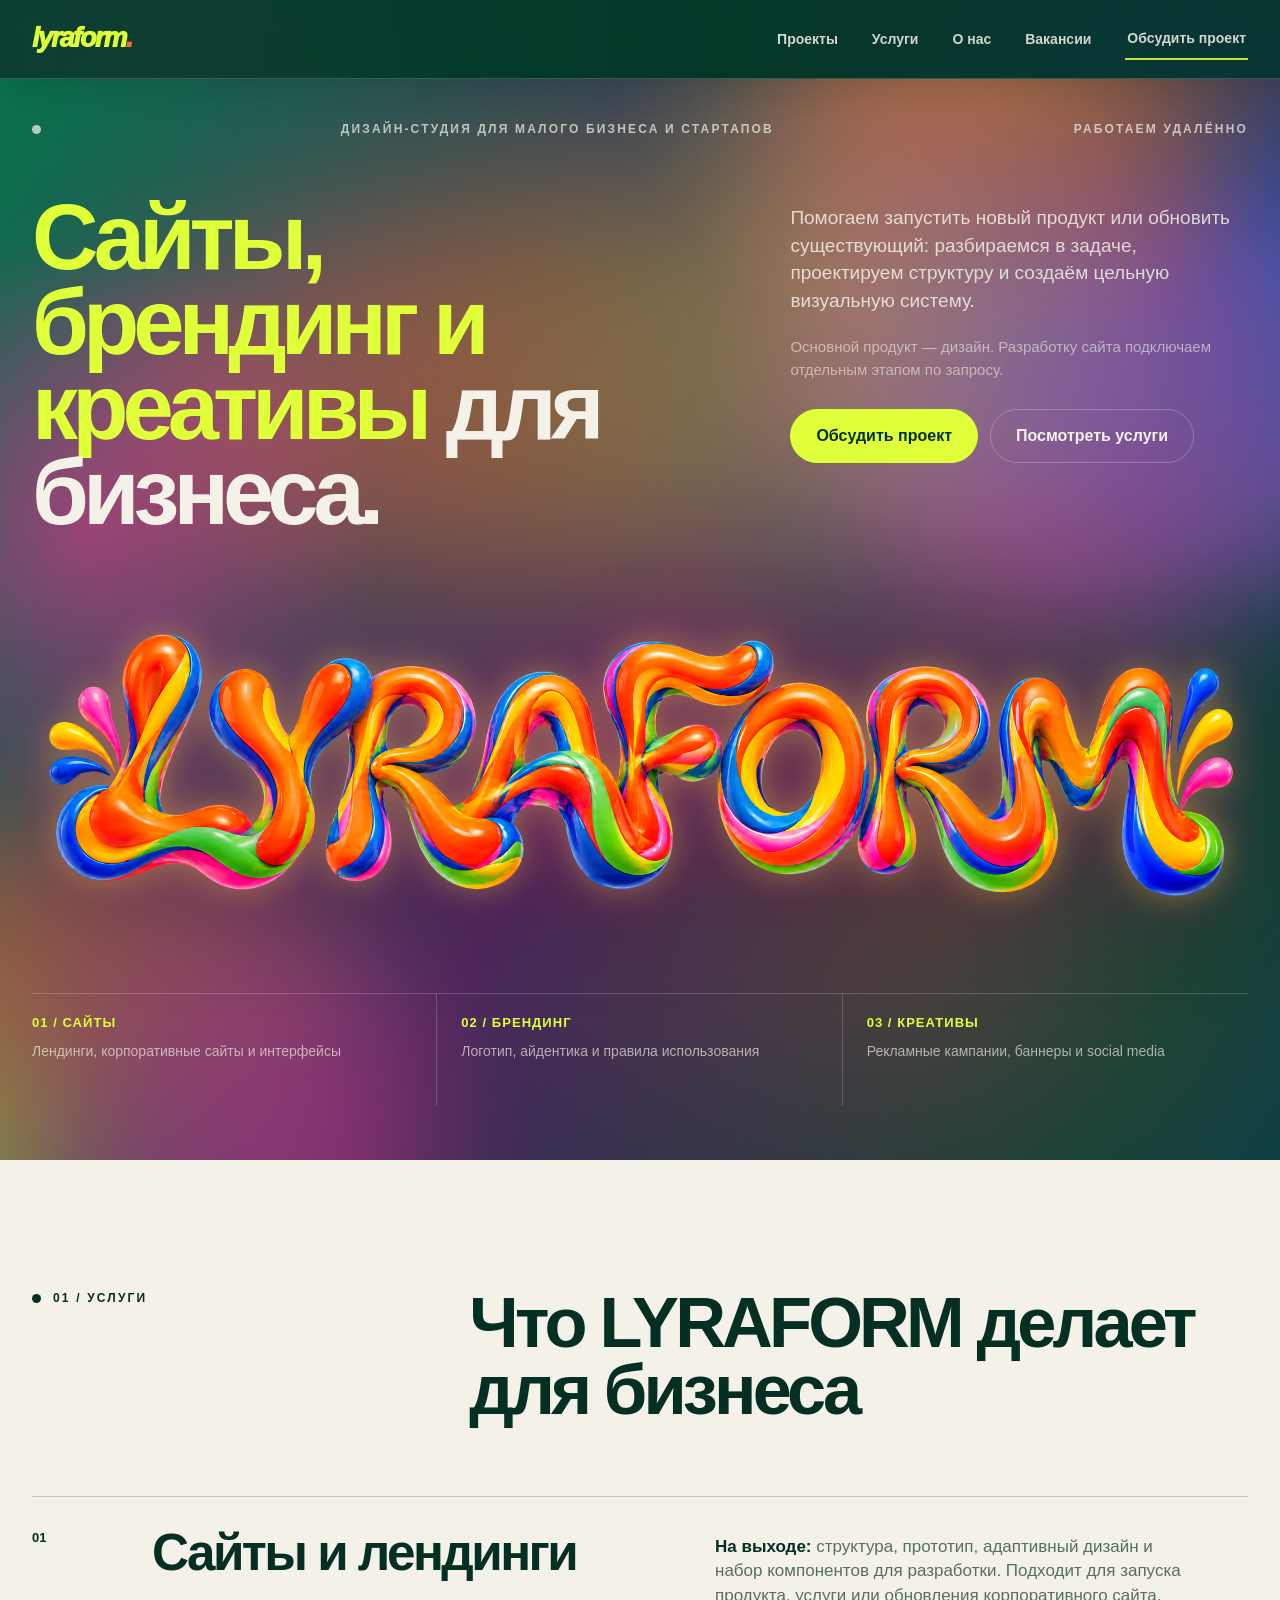
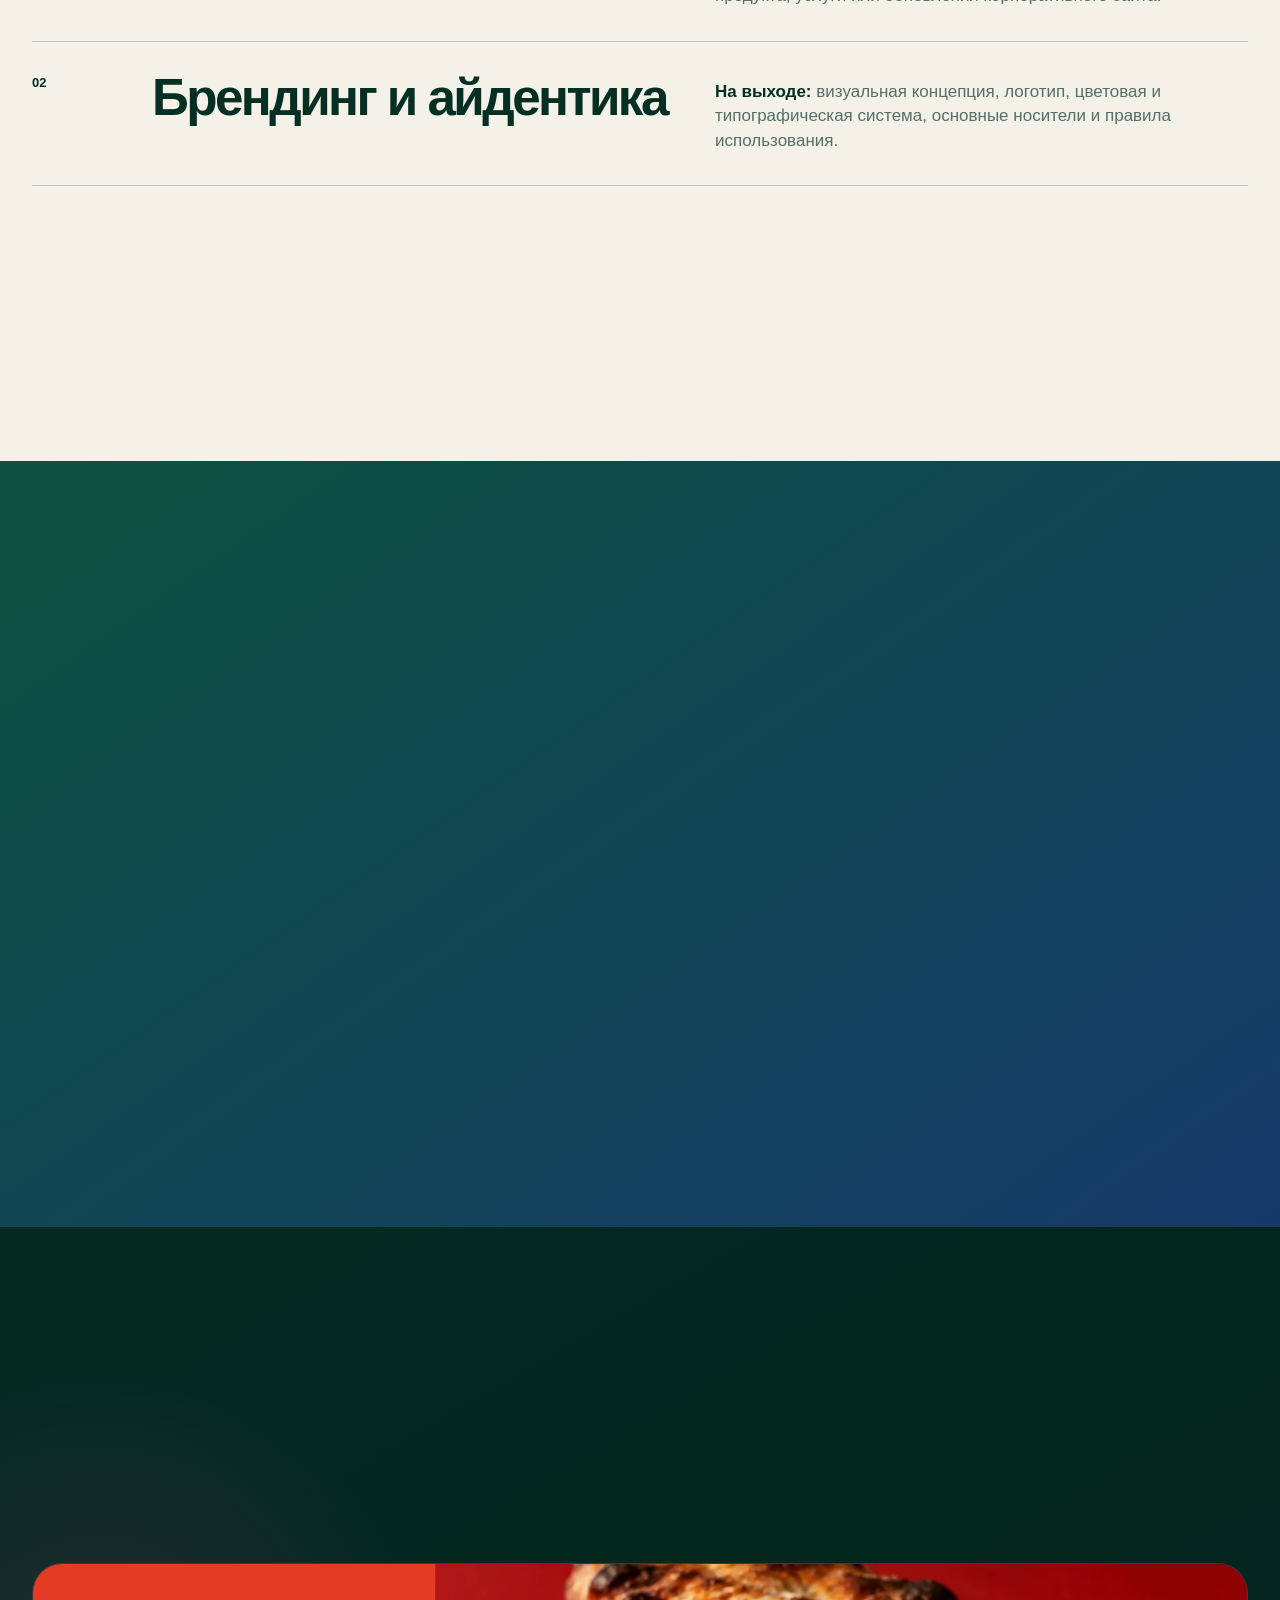
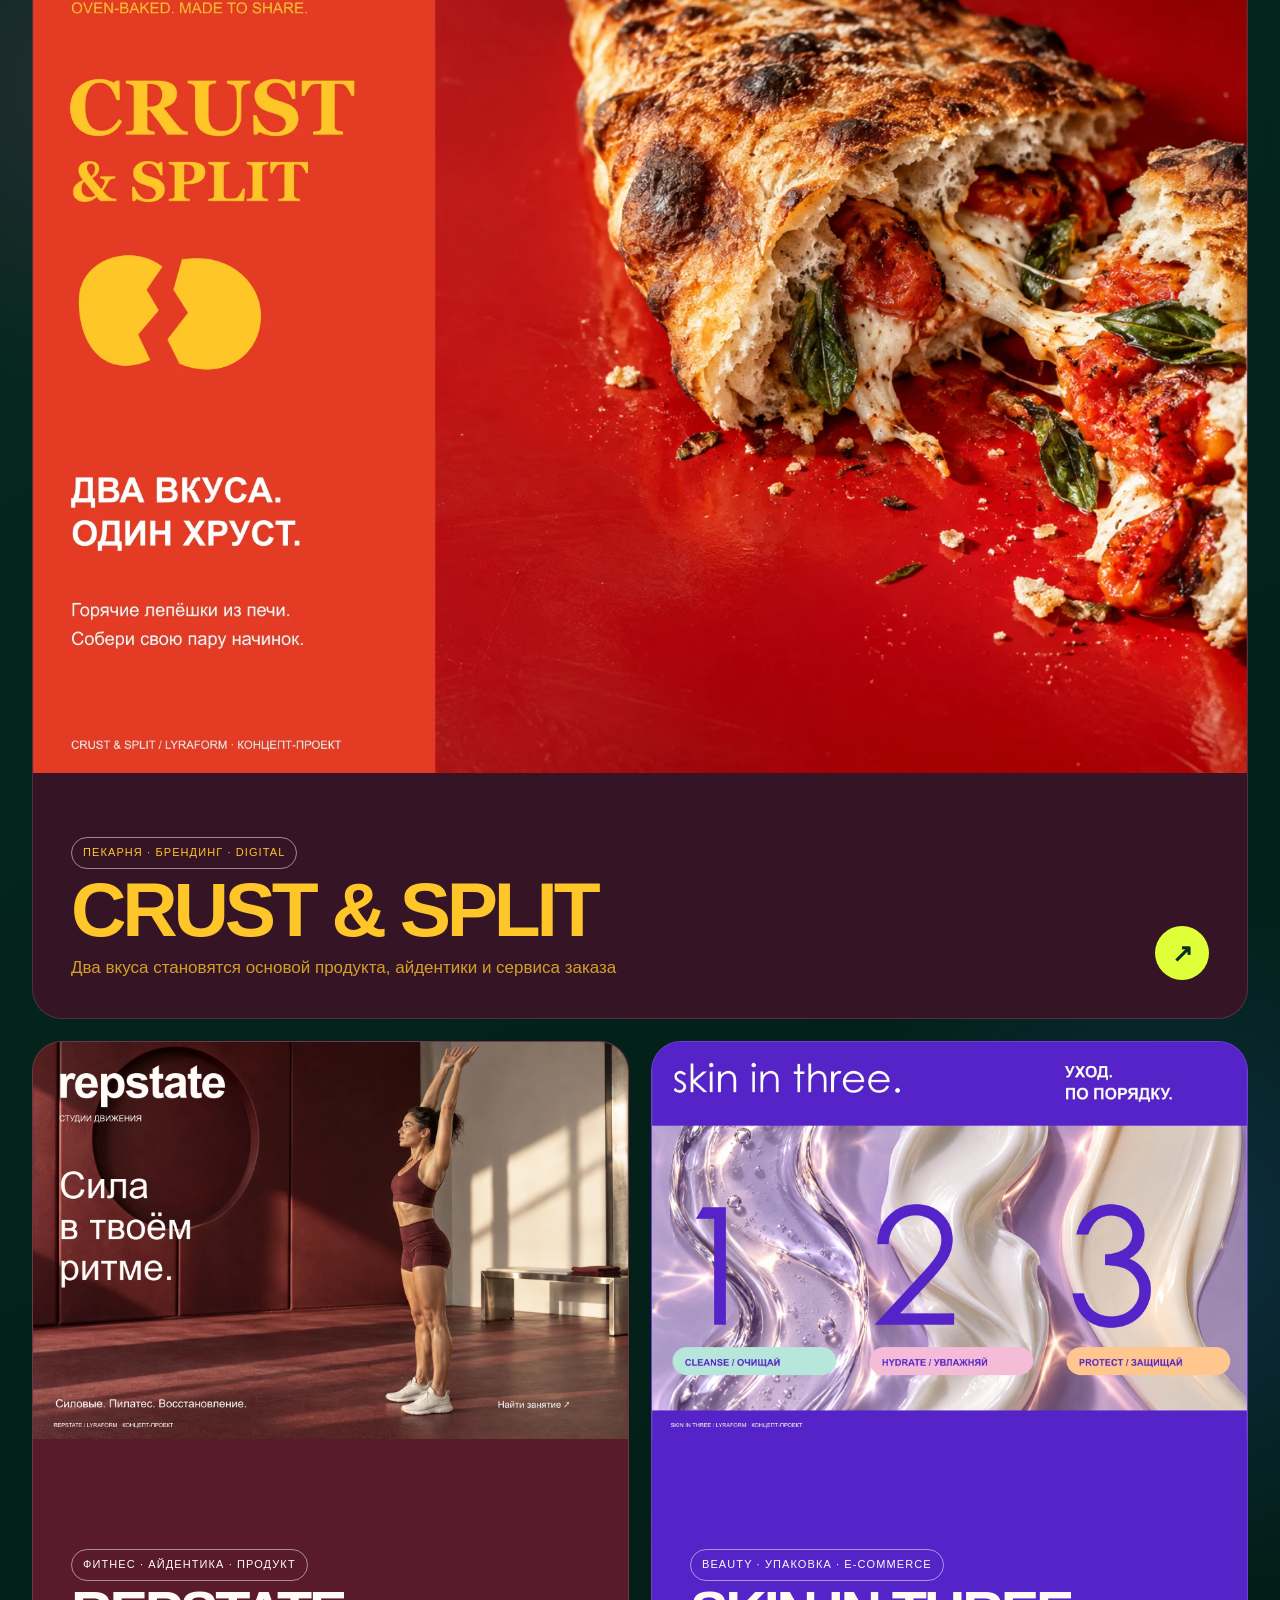
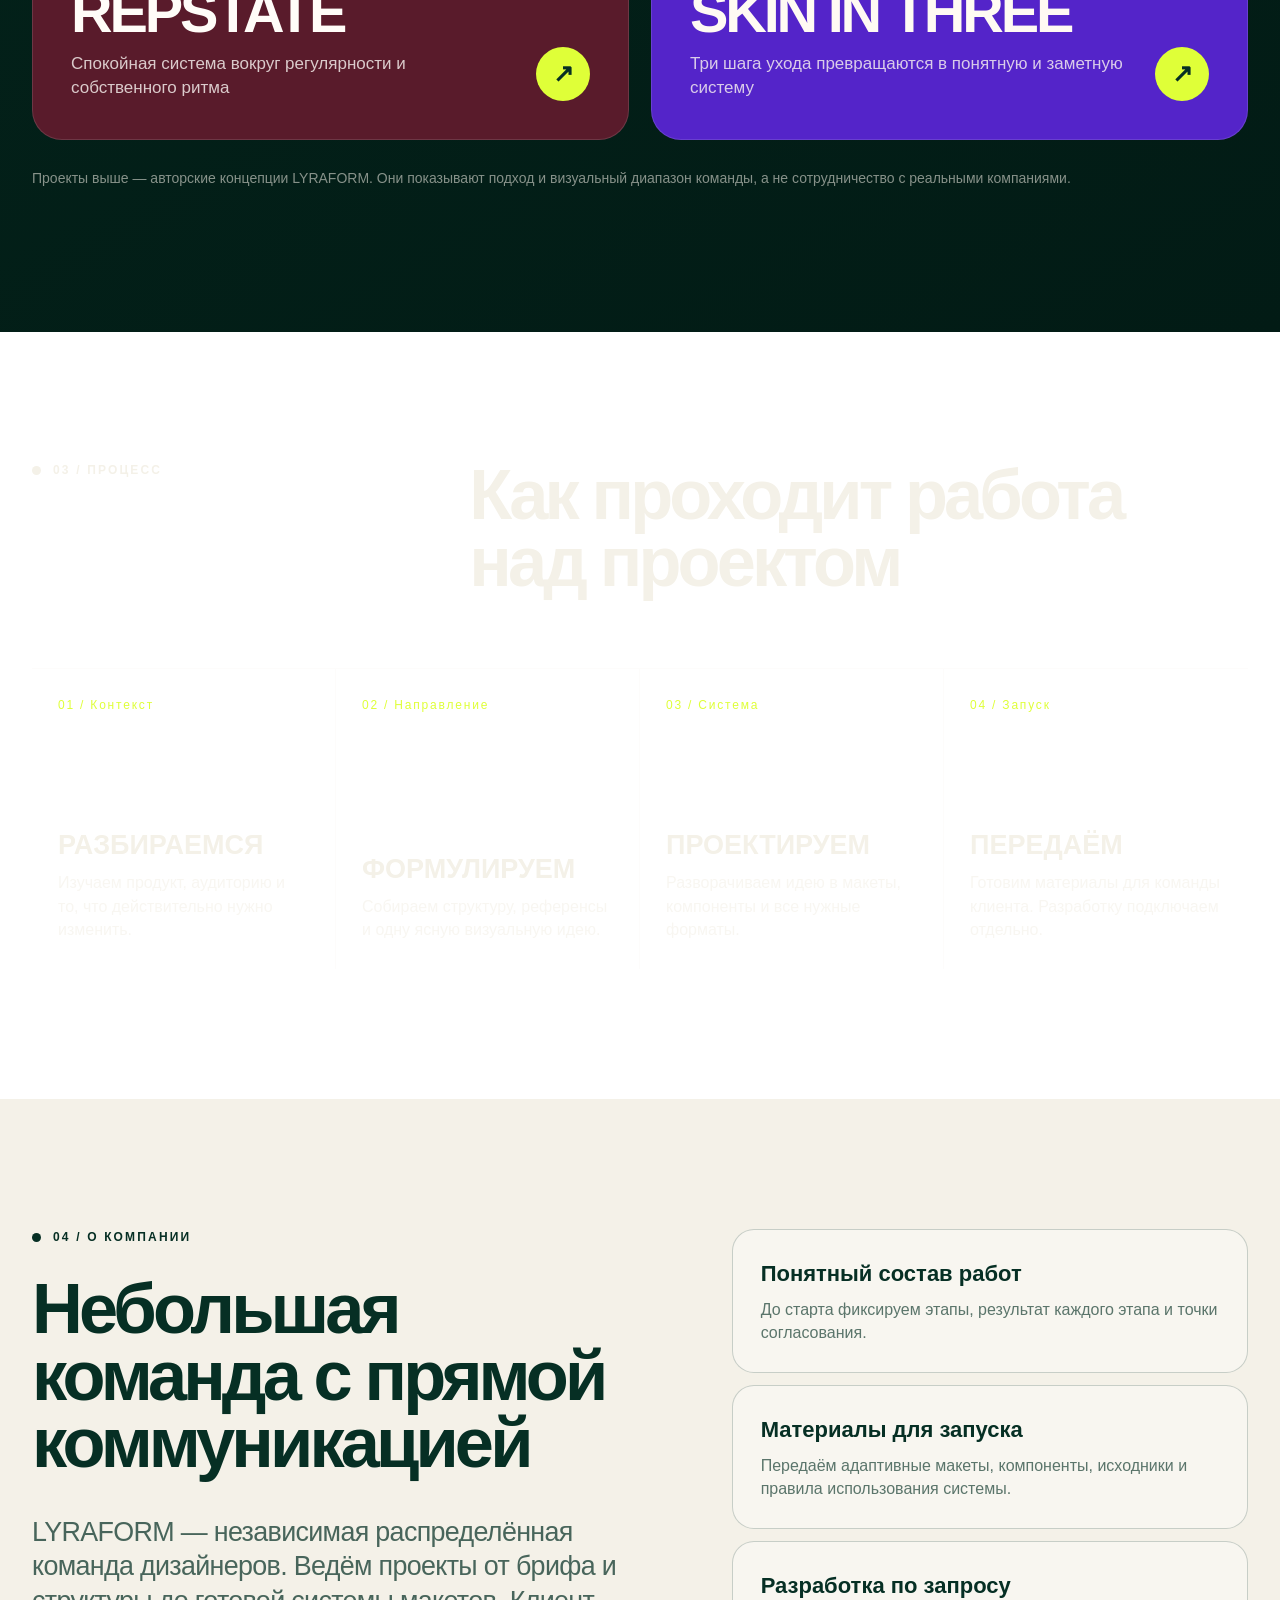
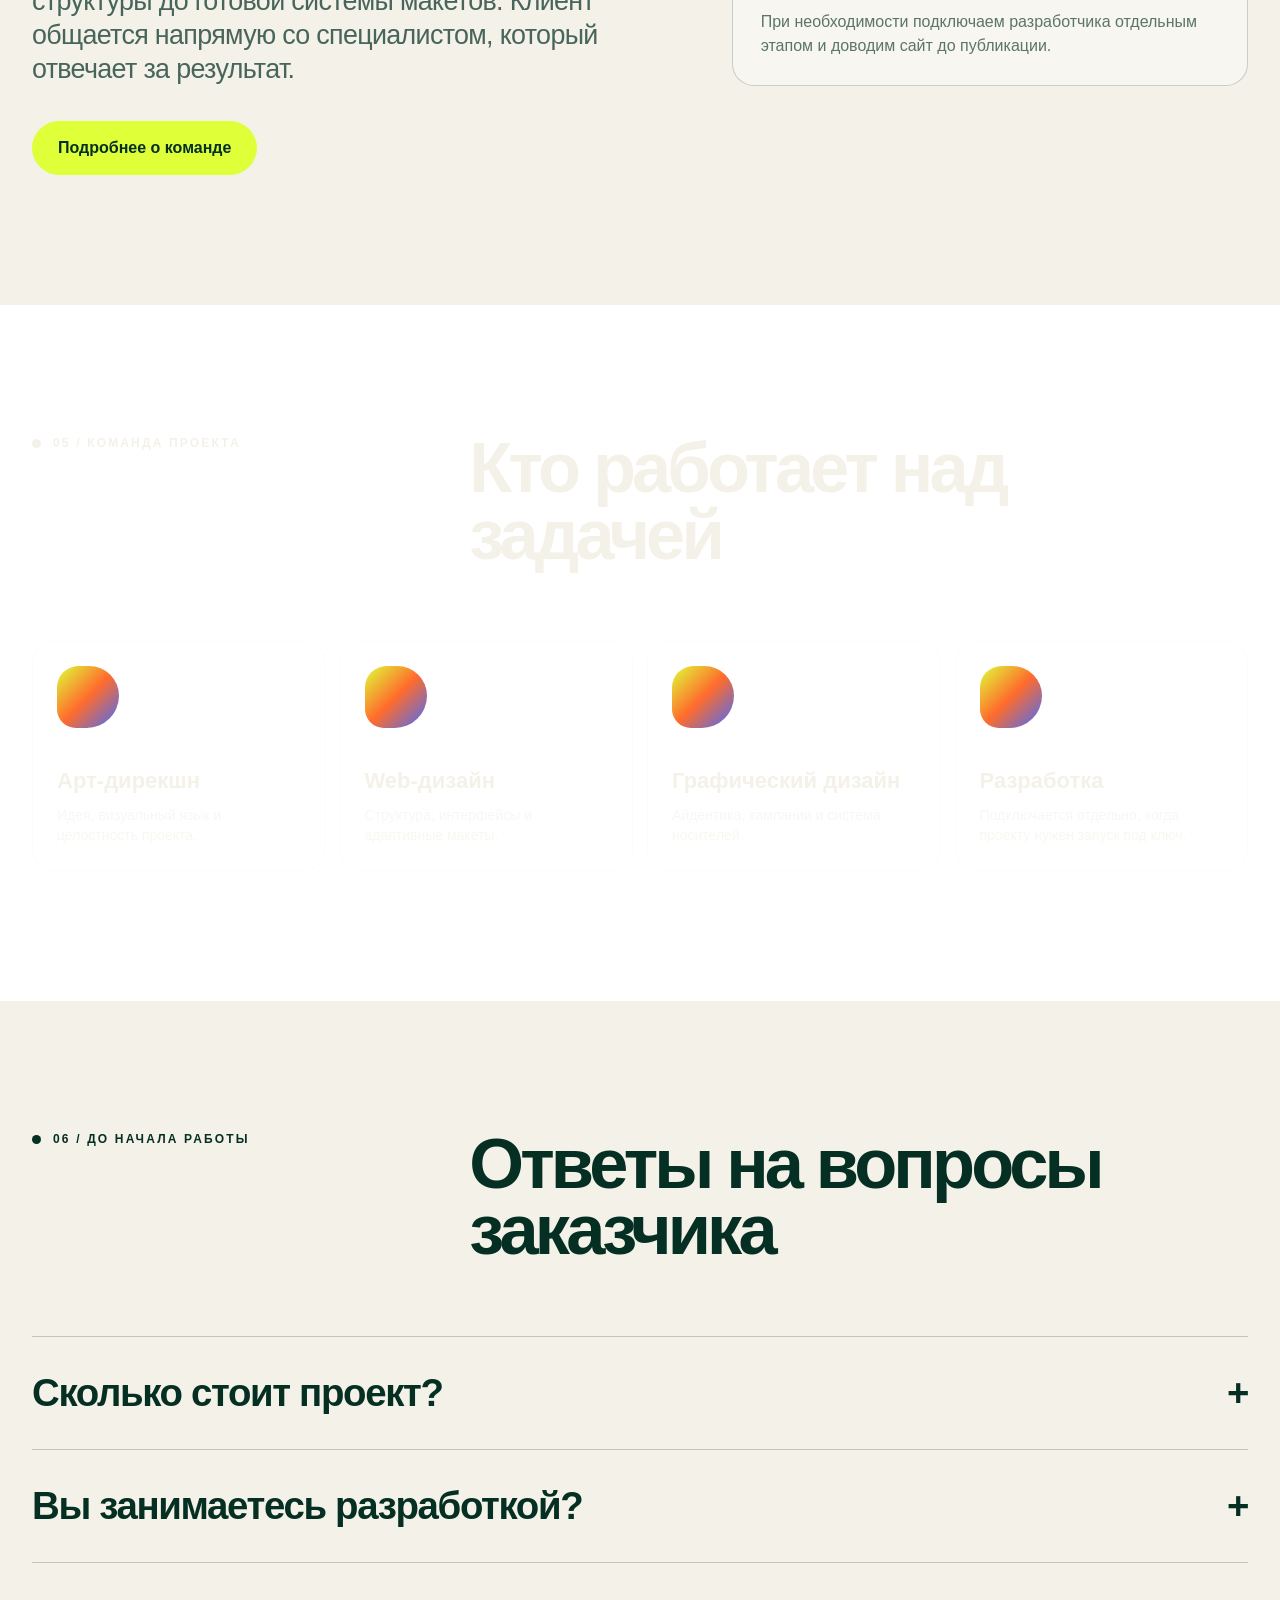
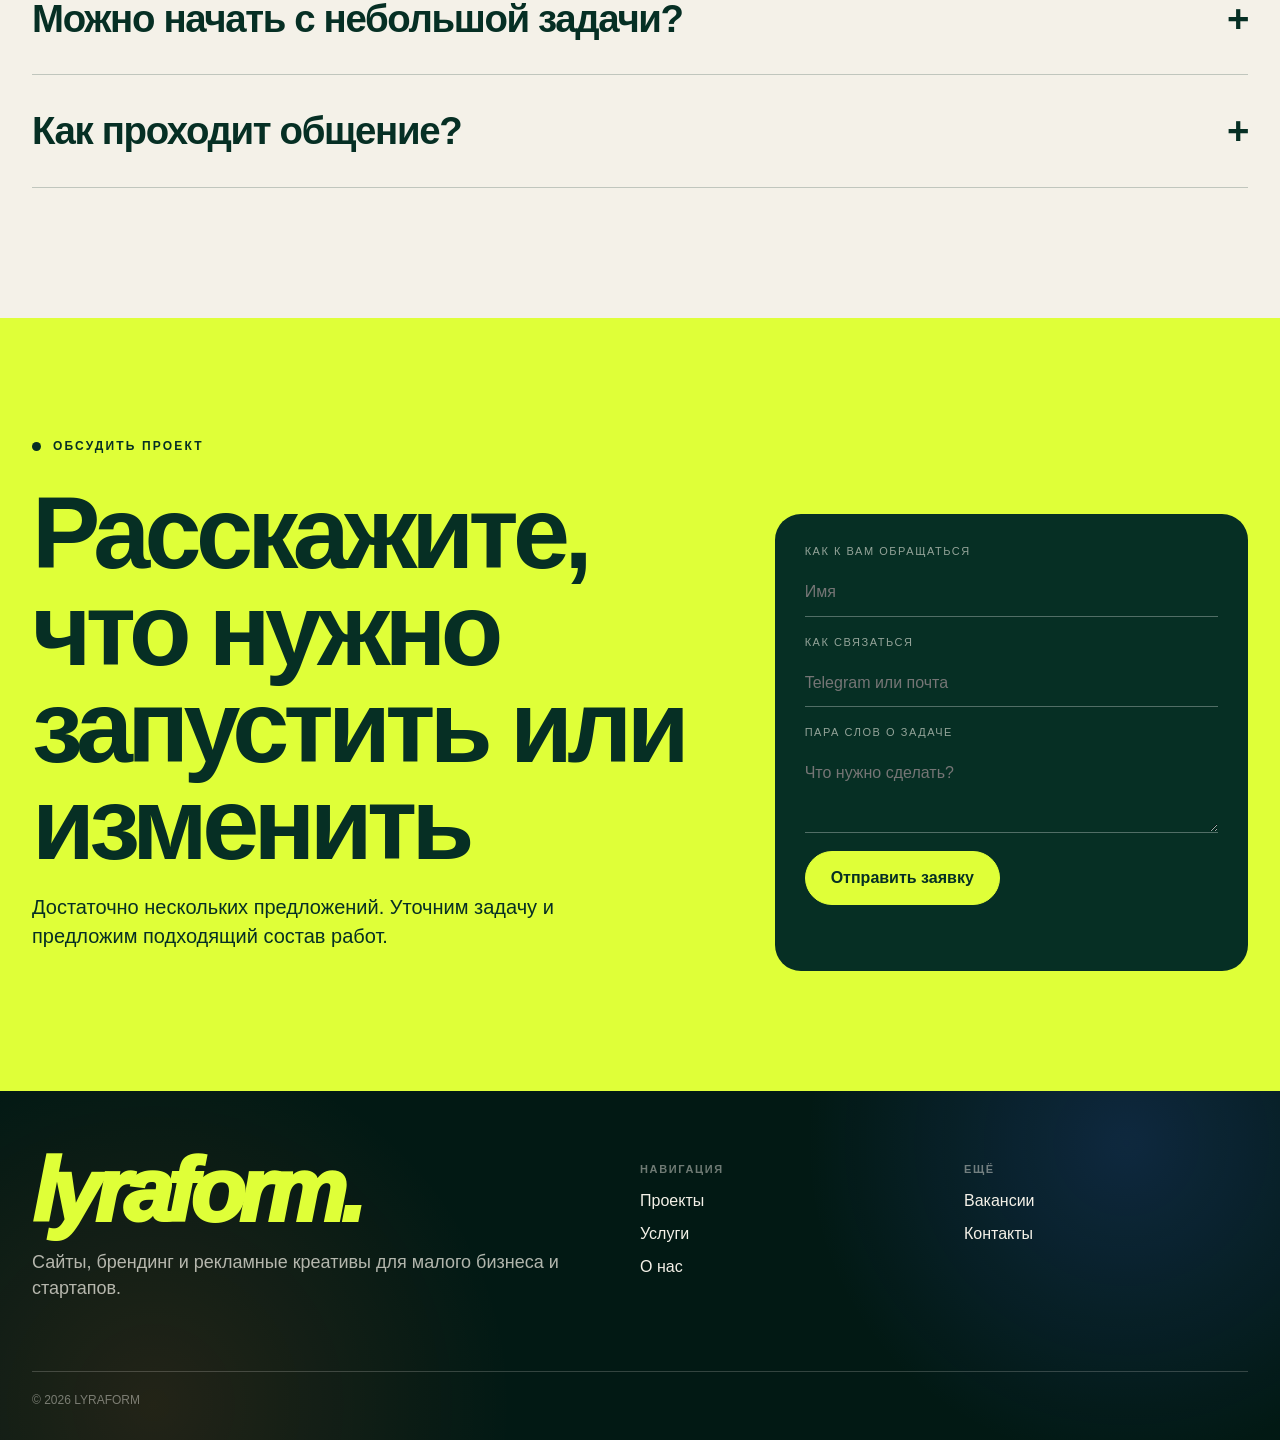
<file: index.html>
<!doctype html>
<html lang="ru">
<head>
  <meta charset="utf-8">
  <meta name="viewport" content="width=device-width,initial-scale=1">
  <meta name="description" content="LYRAFORM — сайты, брендинг и рекламные креативы для малого бизнеса и стартапов.">
  <title>LYRAFORM — digital-команда</title>
  <link rel="stylesheet" href="assets/style-v4.css">
</head>
<body>
  <a class="skip" href="#main">К содержанию</a>
  <header class="site-header">
    <nav class="nav shell" aria-label="Основная навигация">
      <a class="logo" href="index.html">lyraform<span>.</span></a>
      <button class="menu-btn" aria-expanded="false" aria-controls="nav-links">Меню</button>
      <div class="nav-links" id="nav-links">
        <a href="projects.html">Проекты</a><a href="services.html">Услуги</a><a href="about.html">О нас</a><a href="careers.html">Вакансии</a><a class="nav-cta" href="contacts.html">Обсудить проект</a>
      </div>
    </nav>
  </header>

  <main id="main">
    <section class="hero" id="top">
      <div class="shell">
        <div class="hero-top eyebrow"><span>Дизайн-студия для малого бизнеса и стартапов</span><span>Работаем удалённо</span></div>
        <div class="hero-grid">
          <h1 class="display">Сайты, брендинг и креативы <span>для бизнеса.</span></h1>
          <div class="hero-copy">
            <p>Помогаем запустить новый продукт или обновить существующий: разбираемся в задаче, проектируем структуру и создаём цельную визуальную систему.</p>
            <p class="hero-detail">Основной продукт — дизайн. Разработку сайта подключаем отдельным этапом по запросу.</p>
            <div class="actions"><a class="btn btn-primary" href="contacts.html">Обсудить проект</a><a class="btn btn-ghost" href="#services">Посмотреть услуги</a></div>
          </div>
        </div>
        <img class="hero-art" src="assets/lyraform-hero-v2.png" alt="LYRAFORM — объёмные буквы из ярких цветных лент">
        <div class="hero-services" aria-label="Основные услуги">
          <div><b>01 / Сайты</b><span>Лендинги, корпоративные сайты и интерфейсы</span></div>
          <div><b>02 / Брендинг</b><span>Логотип, айдентика и правила использования</span></div>
          <div><b>03 / Креативы</b><span>Рекламные кампании, баннеры и social media</span></div>
        </div>
      </div>
    </section>

    <section class="section light" id="services">
      <div class="shell">
        <div class="section-head reveal"><div class="eyebrow">01 / Услуги</div><h2 class="h2">Что LYRAFORM делает для бизнеса</h2></div>
        <div class="service-list">
          <a class="service-row reveal" href="services.html#web"><span class="n">01</span><h3>Сайты и лендинги</h3><p><strong>На выходе:</strong> структура, прототип, адаптивный дизайн и набор компонентов для разработки. Подходит для запуска продукта, услуги или обновления корпоративного сайта.</p></a>
          <a class="service-row reveal" href="services.html#brand"><span class="n">02</span><h3>Брендинг и айдентика</h3><p><strong>На выходе:</strong> визуальная концепция, логотип, цветовая и типографическая система, основные носители и правила использования.</p></a>
          <a class="service-row reveal" href="services.html#creative"><span class="n">03</span><h3>Рекламные креативы</h3><p><strong>На выходе:</strong> идея кампании и комплект материалов для баннеров, социальных сетей, рассылок и других рекламных форматов.</p></a>
        </div>
      </div>
    </section>

    <section class="section client-fit">
      <div class="shell">
        <div class="section-head reveal"><div class="eyebrow">Когда обращаться</div><h2 class="h2">Задачи, с которыми мы можем помочь</h2></div>
        <div class="fit-grid reveal">
          <article><span>01</span><h3>Запуск нового продукта</h3><p>Нужно объяснить ценность, собрать структуру сайта и создать узнаваемый визуальный образ.</p></article>
          <article><span>02</span><h3>Обновление существующего бренда</h3><p>Сайт или айдентика устарели, выглядят разрозненно и больше не соответствуют бизнесу.</p></article>
          <article><span>03</span><h3>Новая рекламная кампания</h3><p>Нужна сильная идея и единая система материалов для разных каналов и форматов.</p></article>
        </div>
      </div>
    </section>

    <section class="section projects" id="work">
      <div class="shell">
        <div class="section-head reveal"><div class="eyebrow">02 / Примеры работ</div><h2 class="h2">Как может выглядеть результат</h2></div>
        <div class="project-grid">
          <a class="project-card project-card-new project-card-crust reveal" href="case-crust-split.html"><img src="assets/projects/crust-split/01-cover.webp" alt="CRUST & SPLIT — айдентика районной пекарни горячих лепёшек"><div class="project-meta"><div><span class="tag">Пекарня · брендинг · digital</span><h3>Crust &amp; Split</h3><p>Два вкуса становятся основой продукта, айдентики и сервиса заказа</p></div><span class="arrow" aria-hidden="true"></span></div></a>
          <a class="project-card project-card-new project-card-repstate half reveal" href="case-repstate.html"><img src="assets/projects/repstate/01-cover.webp" alt="REPSTATE — бренд фитнес-студии и сервиса записи"><div class="project-meta"><div><span class="tag">Фитнес · айдентика · продукт</span><h3>Repstate</h3><p>Спокойная система вокруг регулярности и собственного ритма</p></div><span class="arrow" aria-hidden="true"></span></div></a>
          <a class="project-card project-card-new project-card-skin half reveal" href="case-skin-in-three.html"><img src="assets/projects/skin-in-three/01-cover.webp" alt="SKIN IN THREE — яркая система для марки ежедневного ухода"><div class="project-meta"><div><span class="tag">Beauty · упаковка · e-commerce</span><h3>Skin in Three</h3><p>Три шага ухода превращаются в понятную и заметную систему</p></div><span class="arrow" aria-hidden="true"></span></div></a>
        </div>
        <p class="concept-note">Проекты выше — авторские концепции LYRAFORM. Они показывают подход и визуальный диапазон команды, а не сотрудничество с реальными компаниями.</p>
      </div>
    </section>

    <section class="section">
      <div class="shell">
        <div class="section-head reveal"><div class="eyebrow">03 / Процесс</div><h2 class="h2">Как проходит работа над проектом</h2></div>
        <div class="process-grid reveal">
          <article class="step"><span class="num">01 / Контекст</span><div><h3>Разбираемся</h3><p>Изучаем продукт, аудиторию и то, что действительно нужно изменить.</p></div></article>
          <article class="step"><span class="num">02 / Направление</span><div><h3>Формулируем</h3><p>Собираем структуру, референсы и одну ясную визуальную идею.</p></div></article>
          <article class="step"><span class="num">03 / Система</span><div><h3>Проектируем</h3><p>Разворачиваем идею в макеты, компоненты и все нужные форматы.</p></div></article>
          <article class="step"><span class="num">04 / Запуск</span><div><h3>Передаём</h3><p>Готовим материалы для команды клиента. Разработку подключаем отдельно.</p></div></article>
        </div>
      </div>
    </section>

    <section class="section light">
      <div class="shell about-split">
        <div class="reveal"><div class="eyebrow">04 / О компании</div><h2 class="h2" style="margin-top:30px">Небольшая команда с прямой коммуникацией</h2><p class="lead" style="margin-top:38px">LYRAFORM — независимая распределённая команда дизайнеров. Ведём проекты от брифа и структуры до готовой системы макетов. Клиент общается напрямую со специалистом, который отвечает за результат.</p><div class="actions" style="margin-top:34px"><a class="btn btn-primary" href="about.html">Подробнее о команде</a></div></div>
        <div class="principles reveal"><article class="principle"><strong>Понятный состав работ</strong><p>До старта фиксируем этапы, результат каждого этапа и точки согласования.</p></article><article class="principle"><strong>Материалы для запуска</strong><p>Передаём адаптивные макеты, компоненты, исходники и правила использования системы.</p></article><article class="principle"><strong>Разработка по запросу</strong><p>При необходимости подключаем разработчика отдельным этапом и доводим сайт до публикации.</p></article></div>
      </div>
    </section>

    <section class="section">
      <div class="shell">
        <div class="section-head reveal"><div class="eyebrow">05 / Команда проекта</div><h2 class="h2">Кто работает над задачей</h2></div>
        <div class="roles reveal"><article class="role"><span class="blob"></span><div><h3>Арт-дирекшн</h3><p>Идея, визуальный язык и целостность проекта.</p></div></article><article class="role"><span class="blob"></span><div><h3>Web-дизайн</h3><p>Структура, интерфейсы и адаптивные макеты.</p></div></article><article class="role"><span class="blob"></span><div><h3>Графический дизайн</h3><p>Айдентика, кампании и система носителей.</p></div></article><article class="role"><span class="blob"></span><div><h3>Разработка</h3><p>Подключается отдельно, когда проекту нужен запуск под ключ.</p></div></article></div>
      </div>
    </section>

    <section class="section light">
      <div class="shell">
        <div class="section-head reveal"><div class="eyebrow">06 / До начала работы</div><h2 class="h2">Ответы на вопросы заказчика</h2></div>
        <div class="faq reveal"><details><summary>Сколько стоит проект?</summary><p>Сначала уточняем задачу и объём, затем предлагаем состав работ и смету. На сайте намеренно нет универсального прайса: лендинг, айдентика и длительная поддержка требуют разного состава команды.</p></details><details><summary>Вы занимаетесь разработкой?</summary><p>Основной продукт LYRAFORM — дизайн. Разработку можно подключить как отдельный этап, если это требуется проекту.</p></details><details><summary>Можно начать с небольшой задачи?</summary><p>Да. Нередко начинаем с лендинга, рекламной кампании или обновления одного ключевого экрана, а затем расширяем систему.</p></details><details><summary>Как проходит общение?</summary><p>Фиксируем договорённости письменно, показываем промежуточные решения и заранее обозначаем точки согласования.</p></details></div>
      </div>
    </section>

    <section class="cta" id="contact">
      <div class="shell cta-grid">
        <div class="reveal"><div class="eyebrow">Обсудить проект</div><h2 class="h2" style="margin-top:28px">Расскажите, что нужно запустить или изменить</h2><p style="font-size:20px;max-width:580px">Достаточно нескольких предложений. Уточним задачу и предложим подходящий состав работ.</p></div>
        <form class="form reveal" data-demo-form><div class="field"><label for="name">Как к вам обращаться</label><input id="name" name="name" autocomplete="name" required placeholder="Имя"></div><div class="field"><label for="contact">Как связаться</label><input id="contact" name="contact" required placeholder="Telegram или почта"></div><div class="field"><label for="task">Пара слов о задаче</label><textarea id="task" name="task" required placeholder="Что нужно сделать?"></textarea></div><button class="btn btn-primary" type="submit">Отправить заявку</button><p class="form-message" aria-live="polite"></p></form>
      </div>
    </section>
  </main>

  <footer class="site-footer"><div class="shell"><div class="footer-grid"><div><div class="footer-logo">lyraform.</div><p class="copy">Сайты, брендинг и рекламные креативы для малого бизнеса и стартапов.</p></div><div class="footer-col"><h3>Навигация</h3><a href="projects.html">Проекты</a><a href="services.html">Услуги</a><a href="about.html">О нас</a></div><div class="footer-col"><h3>Ещё</h3><a href="careers.html">Вакансии</a><a href="contacts.html">Контакты</a></div></div><div class="footer-bottom"><span>© <span data-year></span> LYRAFORM</span></div></div></footer>
  <script src="assets/app.js"></script>
</body>
</html>
</file>
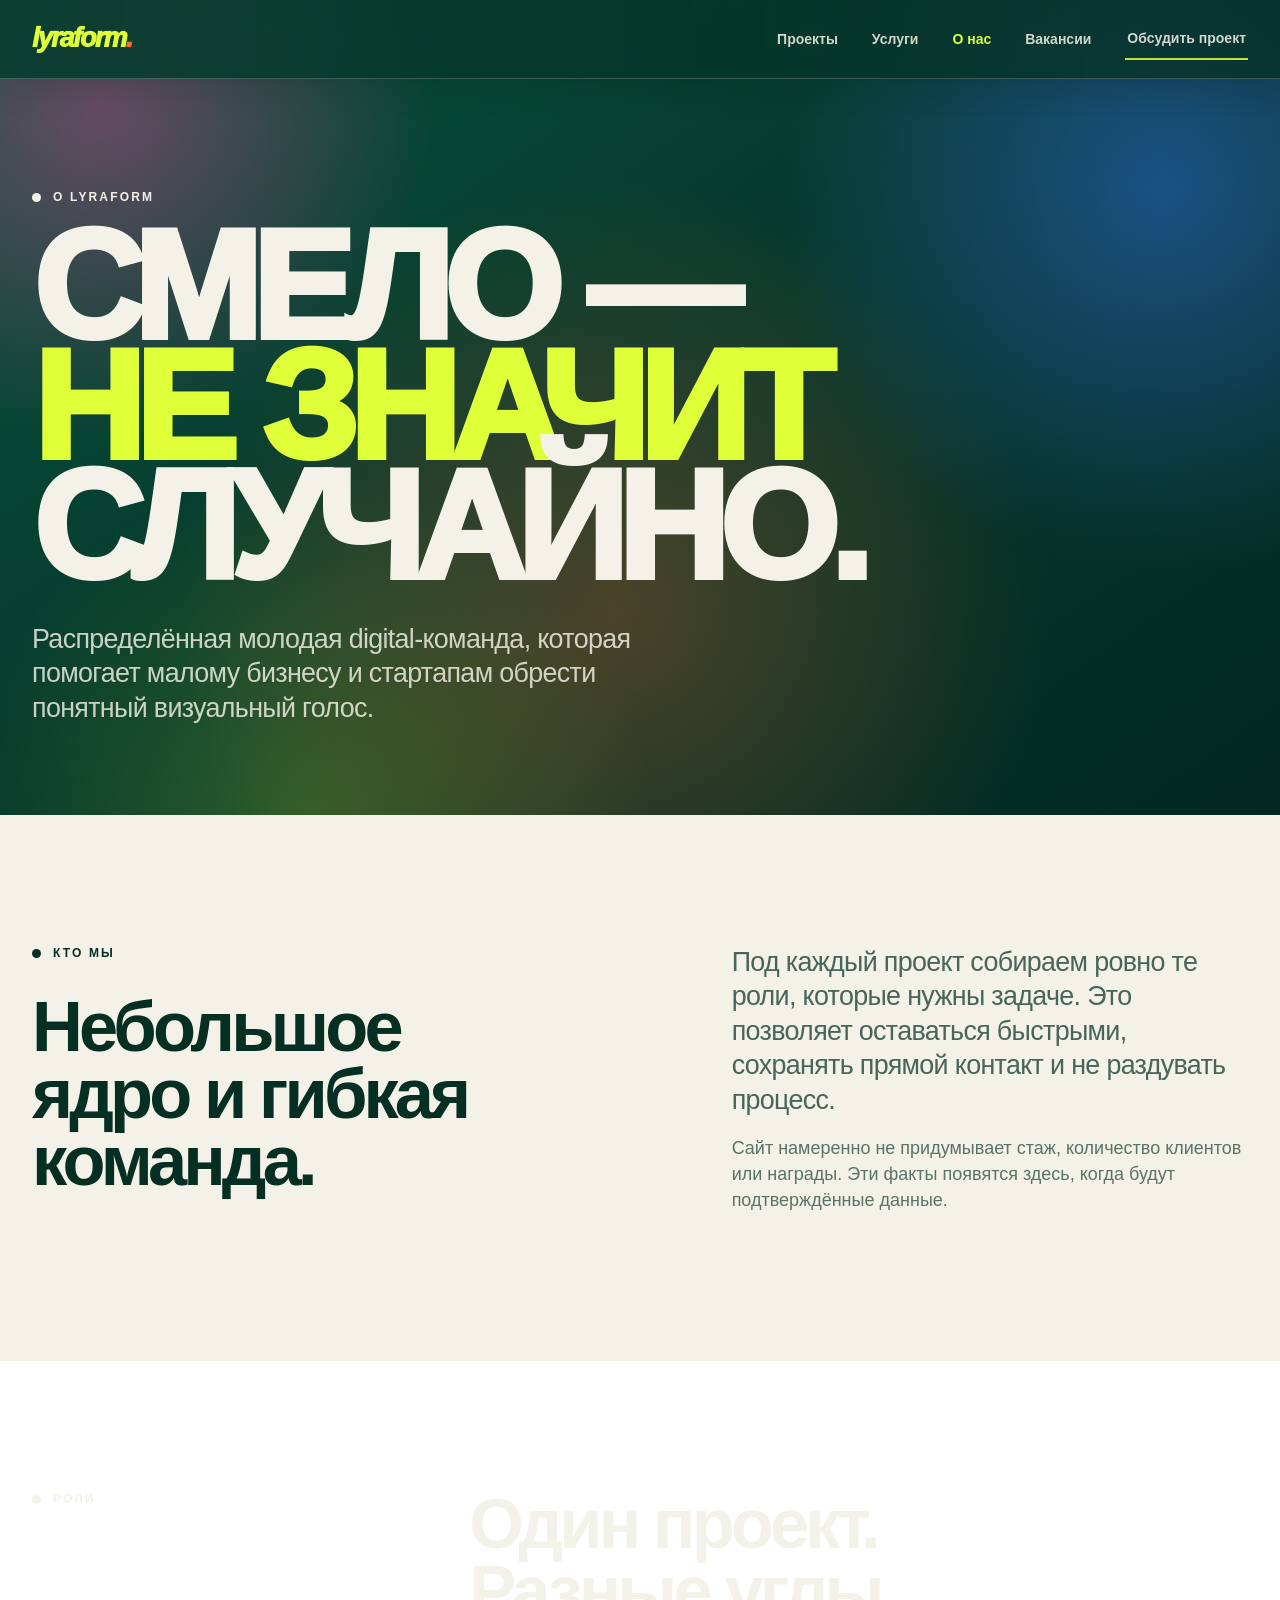
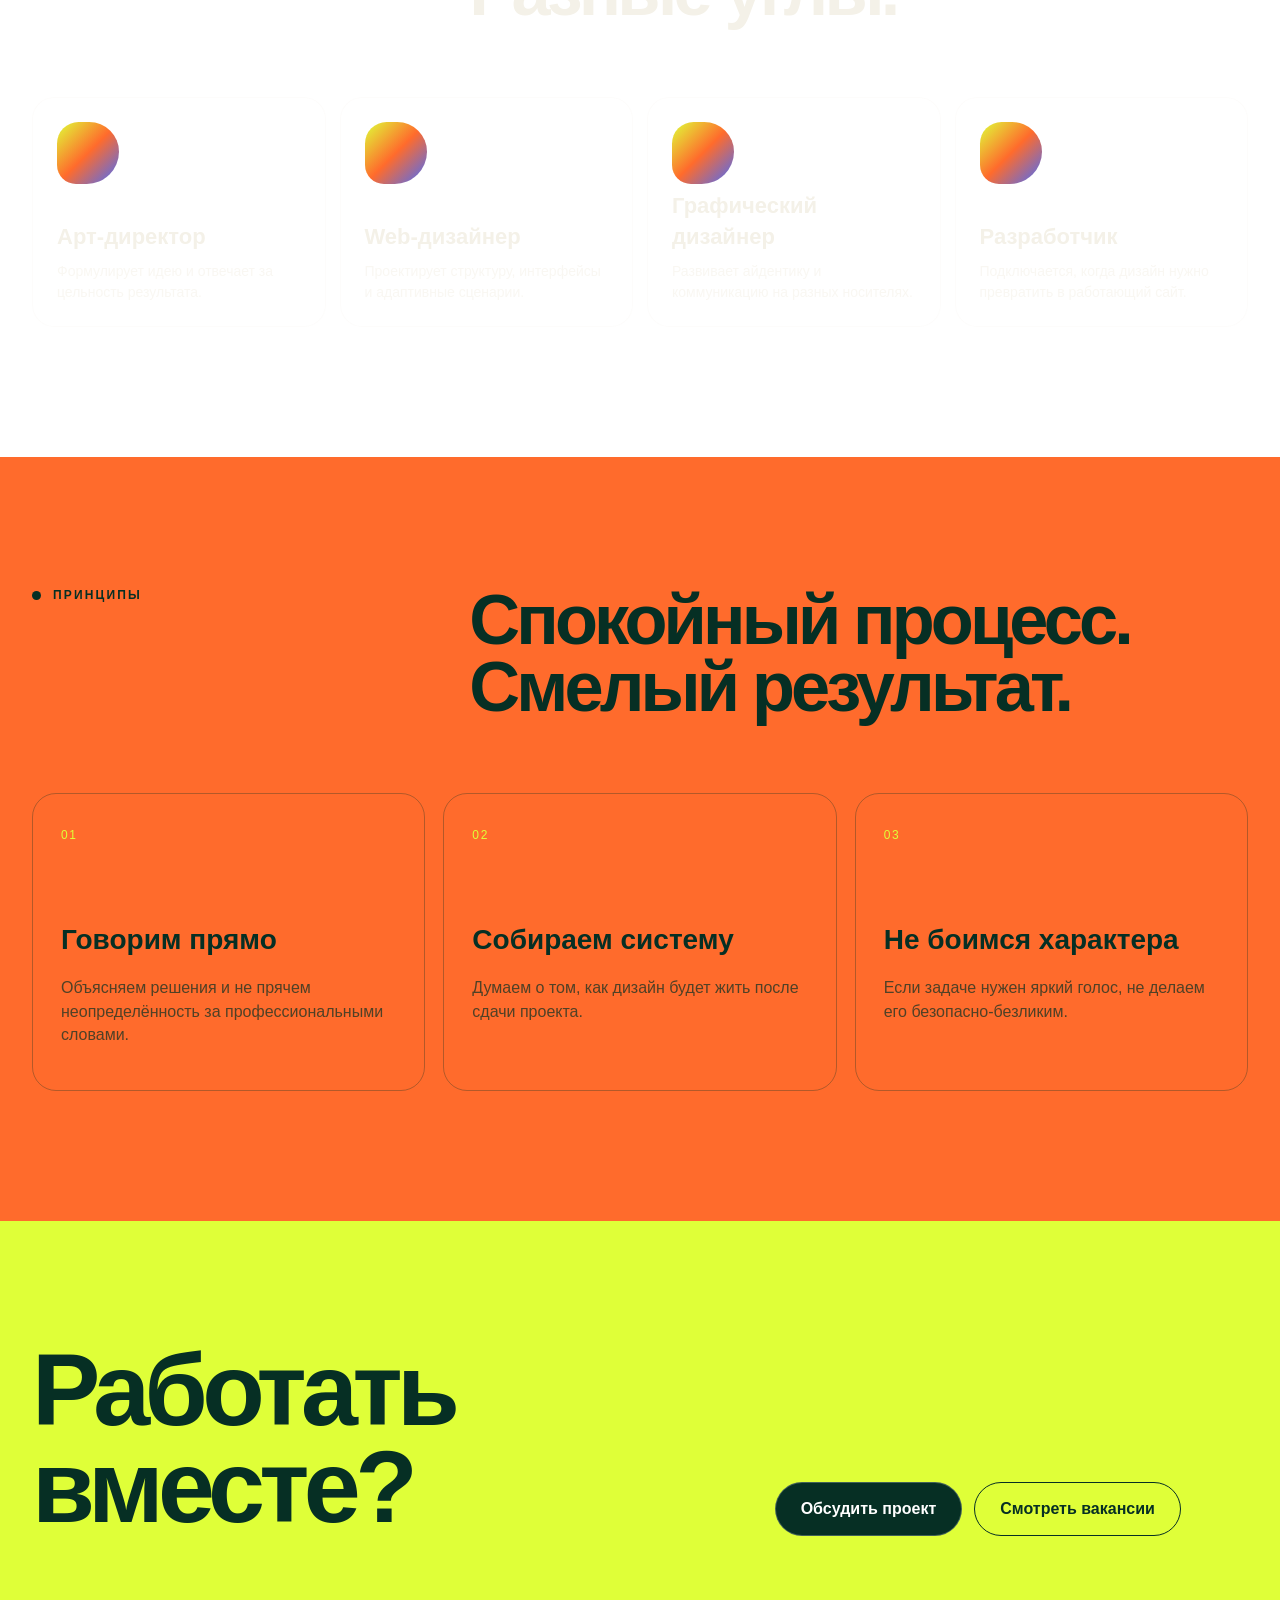
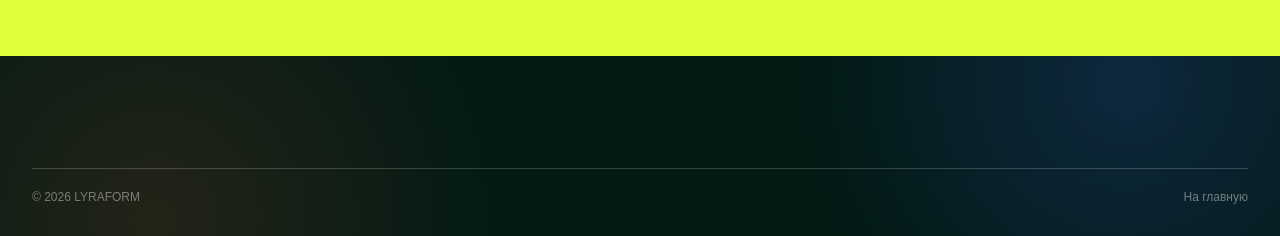
<file: about.html>
<!doctype html><html lang="ru"><head><meta charset="utf-8"><meta name="viewport" content="width=device-width,initial-scale=1"><title>О команде — LYRAFORM</title><link rel="stylesheet" href="assets/style-v4.css"></head><body>
<header class="site-header"><nav class="nav shell"><a class="logo" href="index.html">lyraform<span>.</span></a><button class="menu-btn" aria-expanded="false">Меню</button><div class="nav-links"><a href="projects.html">Проекты</a><a href="services.html">Услуги</a><a aria-current="page" href="about.html">О нас</a><a href="careers.html">Вакансии</a><a class="nav-cta" href="contacts.html">Обсудить проект</a></div></nav></header>
<main><section class="page-hero"><div class="shell"><div class="eyebrow">О LYRAFORM</div><h1 class="page-title">Смело —<br><span class="accent">не значит</span><br>случайно.</h1><p class="lead">Распределённая молодая digital-команда, которая помогает малому бизнесу и стартапам обрести понятный визуальный голос.</p></div></section>
<section class="section light"><div class="shell about-split"><div><div class="eyebrow">Кто мы</div><h2 class="h2" style="margin-top:32px">Небольшое<br>ядро и гибкая<br>команда.</h2></div><div><p class="lead">Под каждый проект собираем ровно те роли, которые нужны задаче. Это позволяет оставаться быстрыми, сохранять прямой контакт и не раздувать процесс.</p><p class="copy" style="color:rgba(6,47,36,.65)">Сайт намеренно не придумывает стаж, количество клиентов или награды. Эти факты появятся здесь, когда будут подтверждённые данные.</p></div></div></section>
<section class="section"><div class="shell"><div class="section-head"><div class="eyebrow">Роли</div><h2 class="h2">Один проект.<br>Разные углы.</h2></div><div class="roles"><article class="role"><span class="blob"></span><div><h3>Арт-директор</h3><p>Формулирует идею и отвечает за цельность результата.</p></div></article><article class="role"><span class="blob"></span><div><h3>Web-дизайнер</h3><p>Проектирует структуру, интерфейсы и адаптивные сценарии.</p></div></article><article class="role"><span class="blob"></span><div><h3>Графический дизайнер</h3><p>Развивает айдентику и коммуникацию на разных носителях.</p></div></article><article class="role"><span class="blob"></span><div><h3>Разработчик</h3><p>Подключается, когда дизайн нужно превратить в работающий сайт.</p></div></article></div></div></section>
<section class="section" style="background:#ff6b2c;color:#062f24"><div class="shell"><div class="section-head"><div class="eyebrow">Принципы</div><h2 class="h2">Спокойный процесс.<br>Смелый результат.</h2></div><div class="mini-grid"><article class="mini-card" style="border-color:rgba(6,47,36,.3)"><span class="n">01</span><h3>Говорим прямо</h3><p style="color:rgba(6,47,36,.7)">Объясняем решения и не прячем неопределённость за профессиональными словами.</p></article><article class="mini-card" style="border-color:rgba(6,47,36,.3)"><span class="n">02</span><h3>Собираем систему</h3><p style="color:rgba(6,47,36,.7)">Думаем о том, как дизайн будет жить после сдачи проекта.</p></article><article class="mini-card" style="border-color:rgba(6,47,36,.3)"><span class="n">03</span><h3>Не боимся характера</h3><p style="color:rgba(6,47,36,.7)">Если задаче нужен яркий голос, не делаем его безопасно-безликим.</p></article></div></div></section>
<section class="cta"><div class="shell cta-grid"><h2 class="h2">Работать<br>вместе?</h2><div><div class="actions"><a class="btn" style="background:var(--ink);color:white" href="contacts.html">Обсудить проект</a><a class="btn" style="border-color:var(--ink)" href="careers.html">Смотреть вакансии</a></div></div></div></section></main>
<footer class="site-footer"><div class="shell"><div class="footer-bottom"><span>© <span data-year></span> LYRAFORM</span><a href="index.html">На главную</a></div></div></footer><script src="assets/app.js"></script></body></html>
</file>
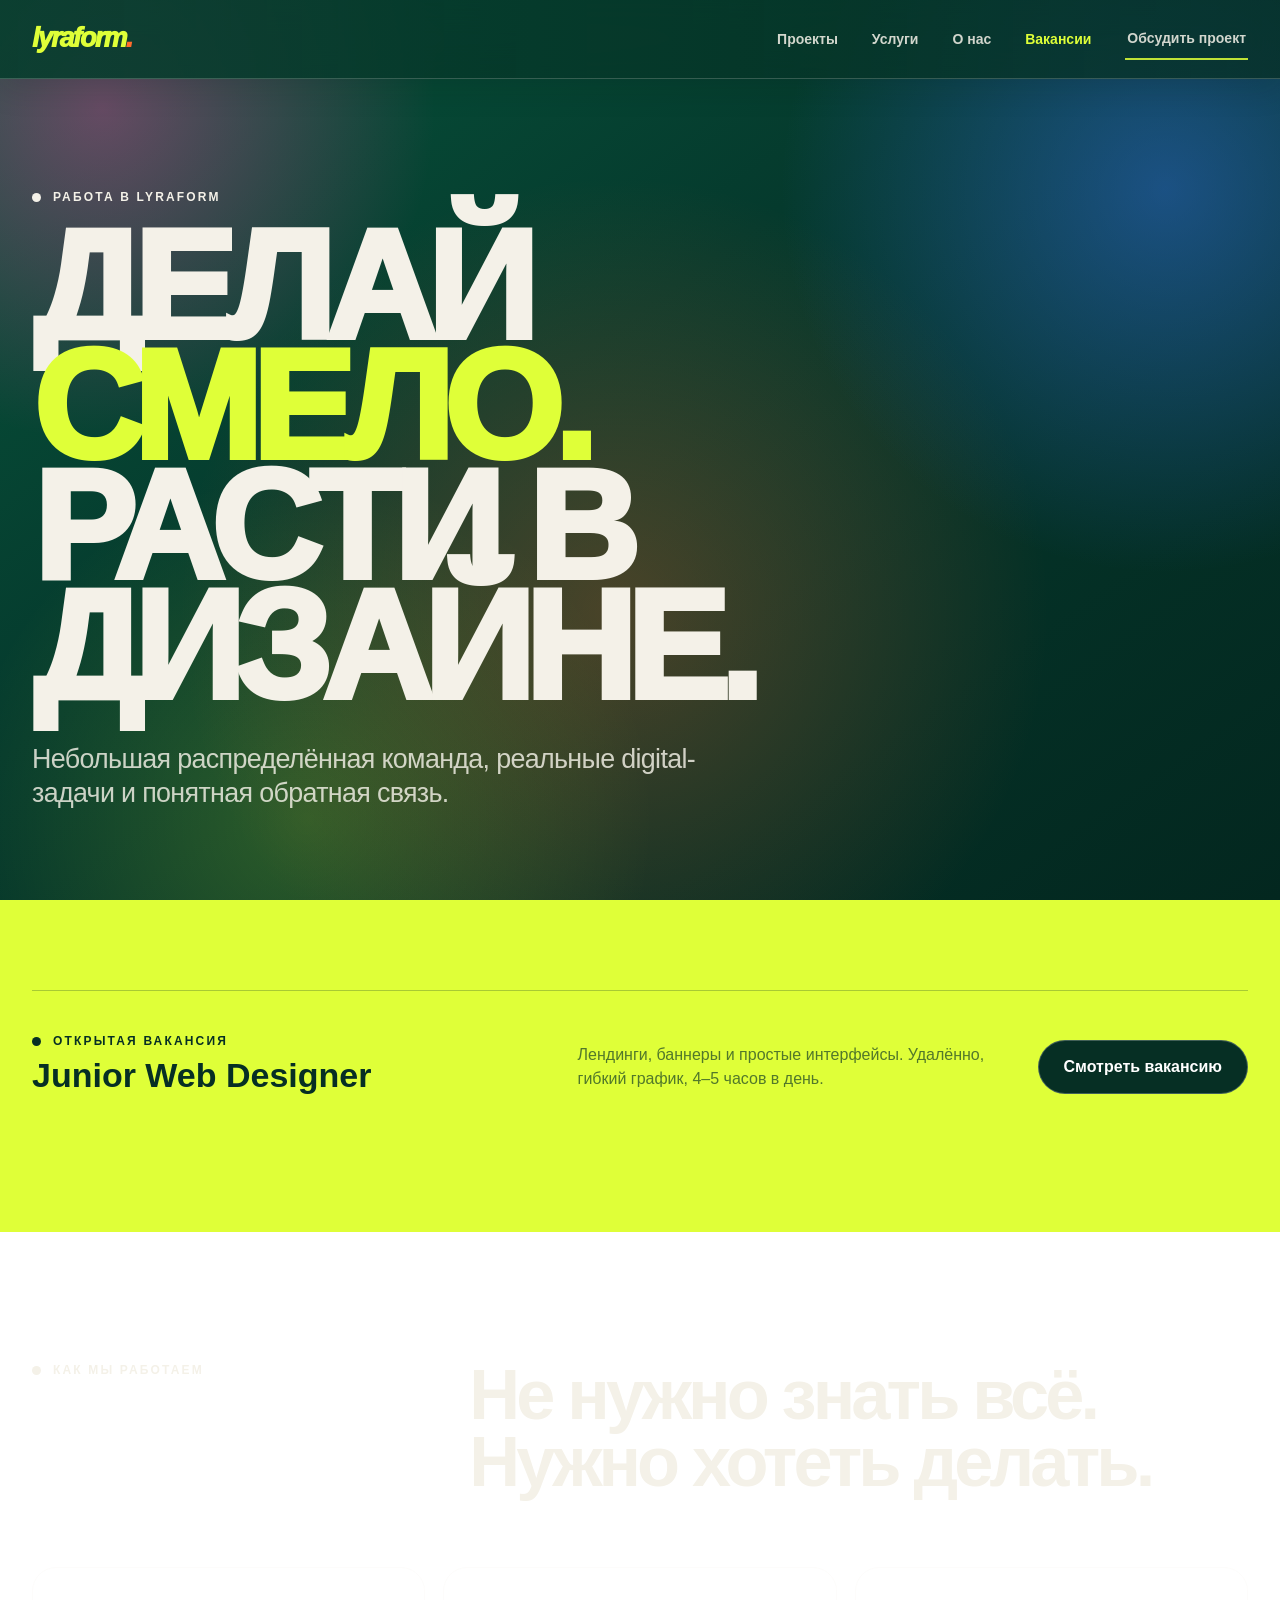
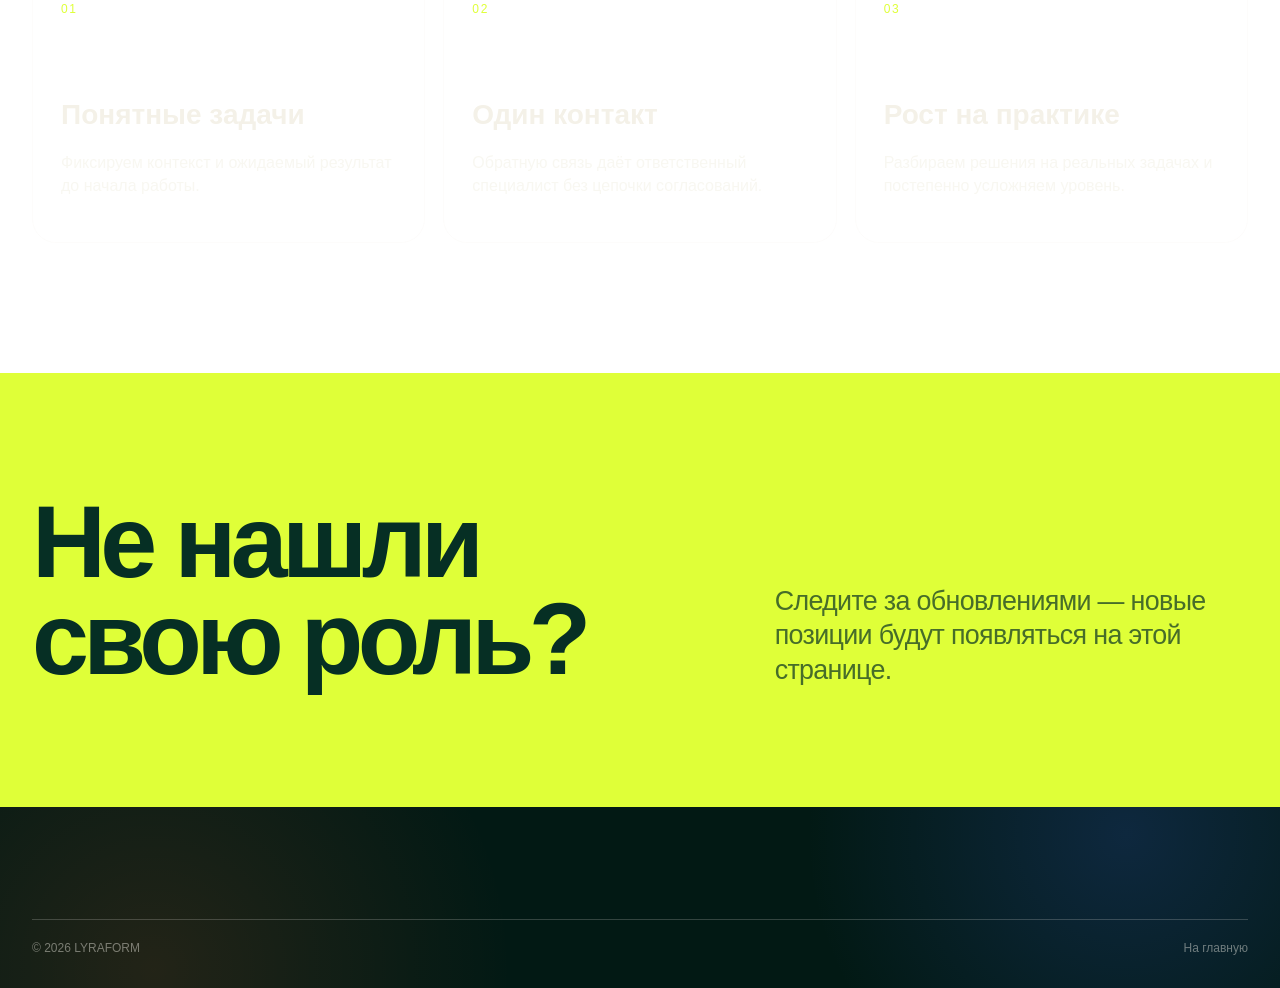
<file: careers.html>
<!doctype html><html lang="ru"><head><meta charset="utf-8"><meta name="viewport" content="width=device-width,initial-scale=1"><title>Вакансии — LYRAFORM</title><link rel="stylesheet" href="assets/style-v4.css"></head><body>
<header class="site-header"><nav class="nav shell"><a class="logo" href="index.html">lyraform<span>.</span></a><button class="menu-btn" aria-expanded="false">Меню</button><div class="nav-links"><a href="projects.html">Проекты</a><a href="services.html">Услуги</a><a href="about.html">О нас</a><a aria-current="page" href="careers.html">Вакансии</a><a class="nav-cta" href="contacts.html">Обсудить проект</a></div></nav></header>
<main><section class="page-hero"><div class="shell"><div class="eyebrow">Работа в LYRAFORM</div><h1 class="page-title">Делай<br><span class="accent">смело.</span><br>Расти в<br>дизайне.</h1><p class="lead">Небольшая распределённая команда, реальные digital-задачи и понятная обратная связь.</p></div></section>
<section class="careers-banner"><div class="shell"><div class="vacancy"><div><div class="eyebrow">Открытая вакансия</div><h3>Junior Web Designer</h3></div><p>Лендинги, баннеры и простые интерфейсы. Удалённо, гибкий график, 4–5 часов в день.</p><a class="btn" style="background:var(--ink);color:white" href="http://lyraform.ru/" target="_blank" rel="noopener">Смотреть вакансию</a></div></div></section>
<section class="section"><div class="shell"><div class="section-head"><div class="eyebrow">Как мы работаем</div><h2 class="h2">Не нужно знать всё.<br>Нужно хотеть делать.</h2></div><div class="mini-grid"><article class="mini-card"><span class="n">01</span><h3>Понятные задачи</h3><p>Фиксируем контекст и ожидаемый результат до начала работы.</p></article><article class="mini-card"><span class="n">02</span><h3>Один контакт</h3><p>Обратную связь даёт ответственный специалист без цепочки согласований.</p></article><article class="mini-card"><span class="n">03</span><h3>Рост на практике</h3><p>Разбираем решения на реальных задачах и постепенно усложняем уровень.</p></article></div></div></section>
<section class="cta"><div class="shell cta-grid"><h2 class="h2">Не нашли<br>свою роль?</h2><p class="lead" style="color:rgba(6,47,36,.7)">Следите за обновлениями — новые позиции будут появляться на этой странице.</p></div></section></main>
<footer class="site-footer"><div class="shell"><div class="footer-bottom"><span>© <span data-year></span> LYRAFORM</span><a href="index.html">На главную</a></div></div></footer><script src="assets/app.js"></script></body></html>
</file>
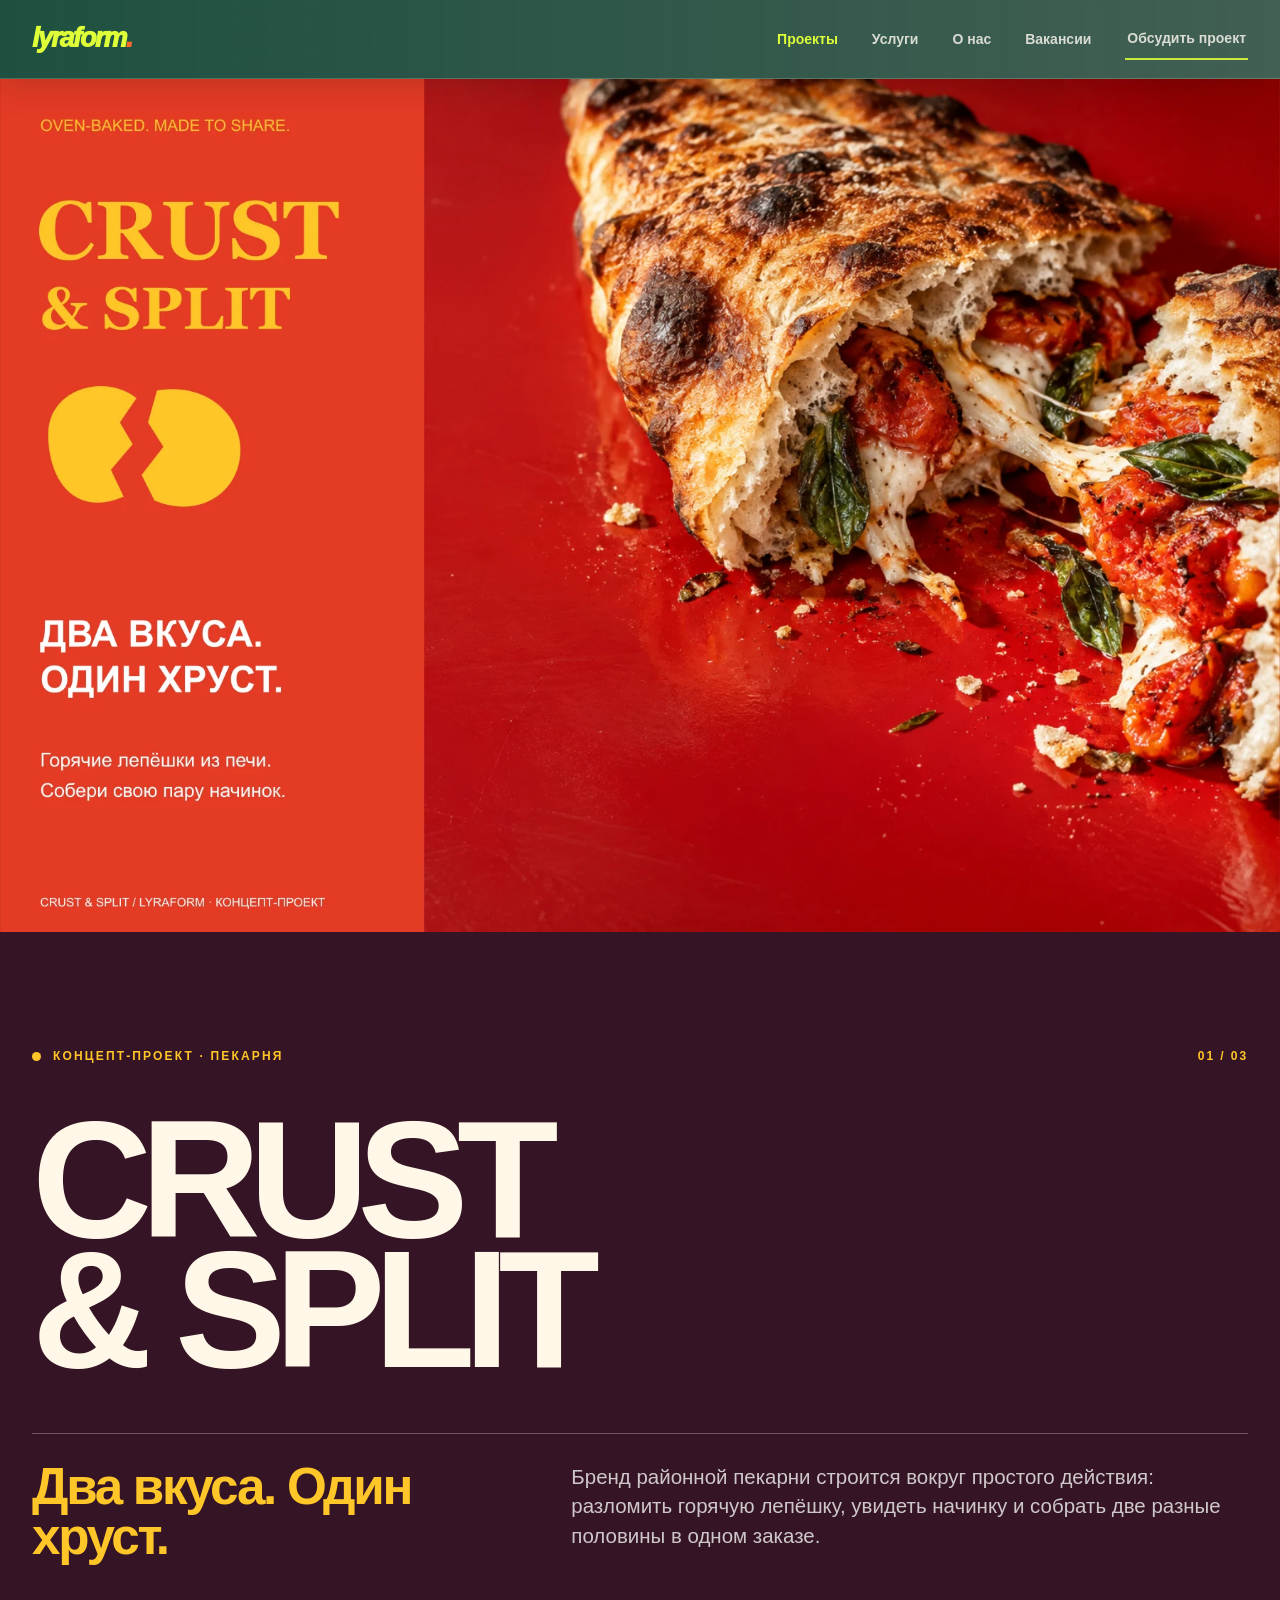
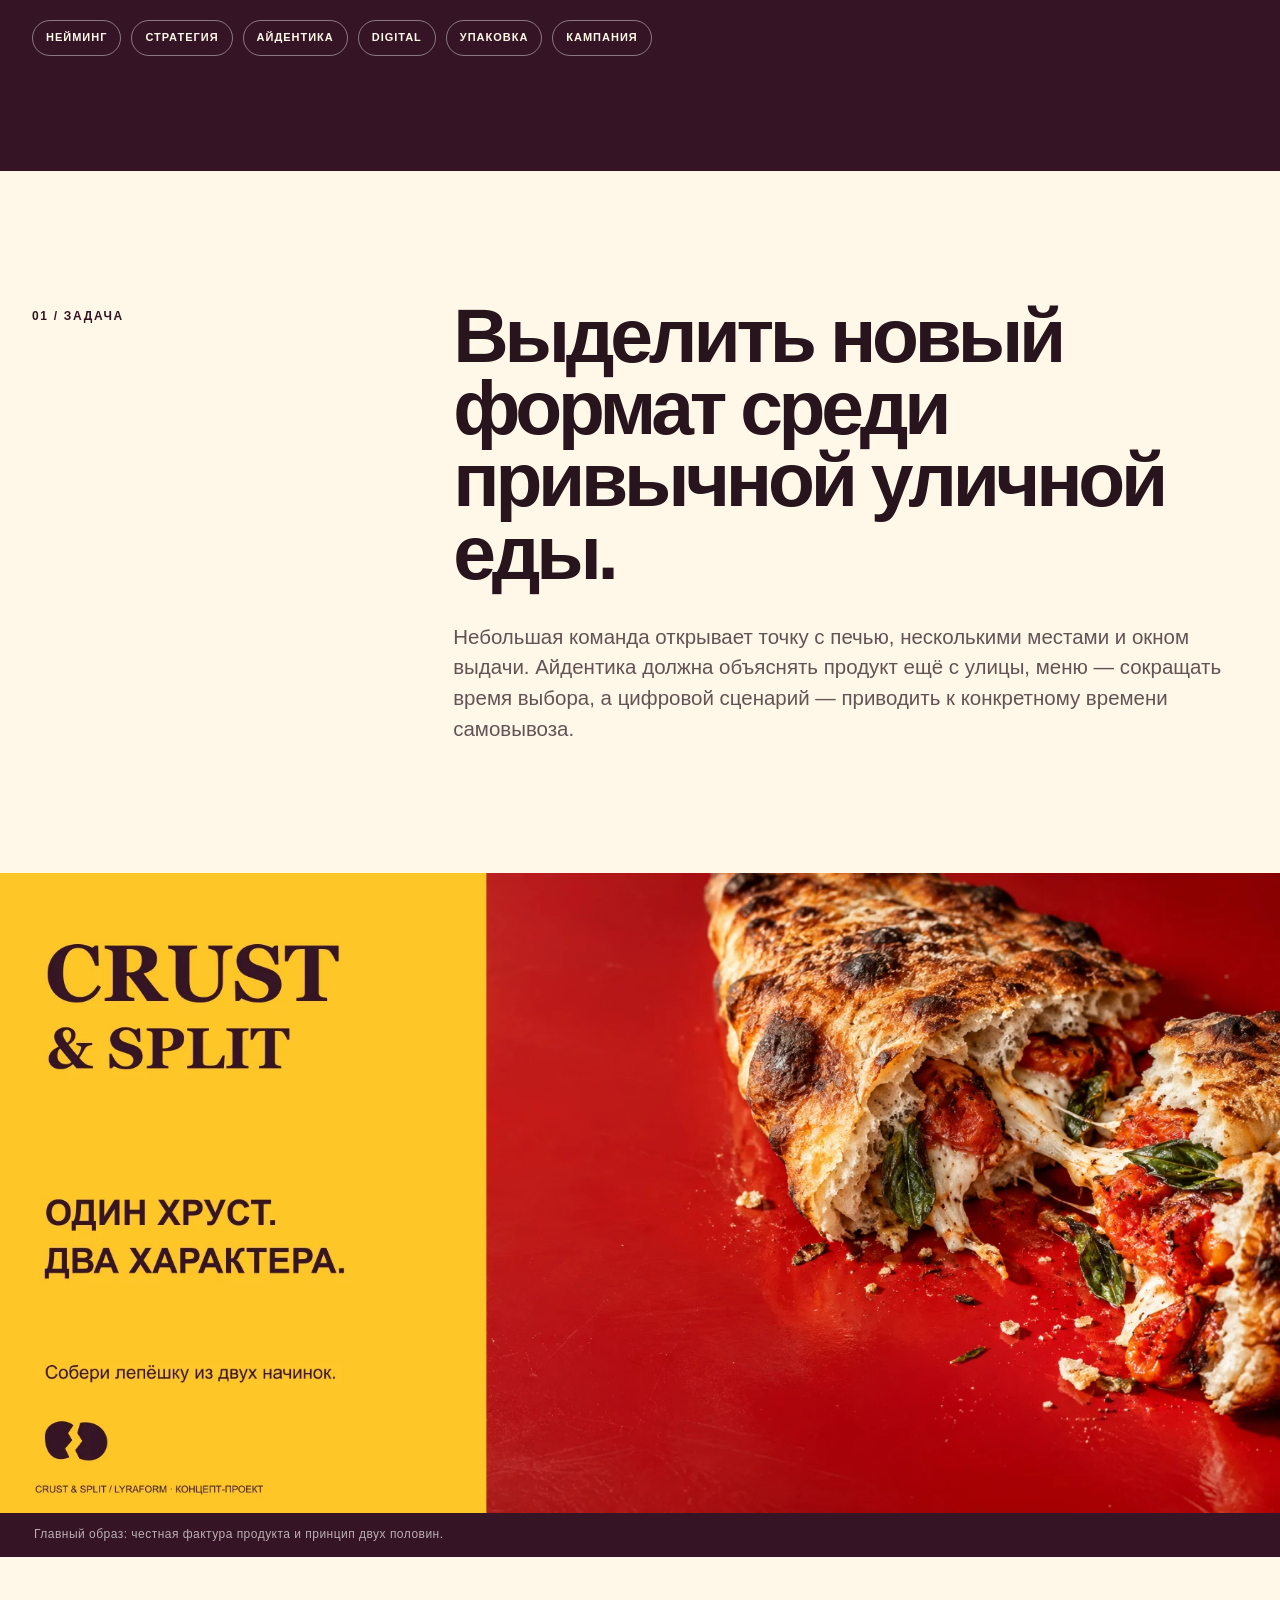
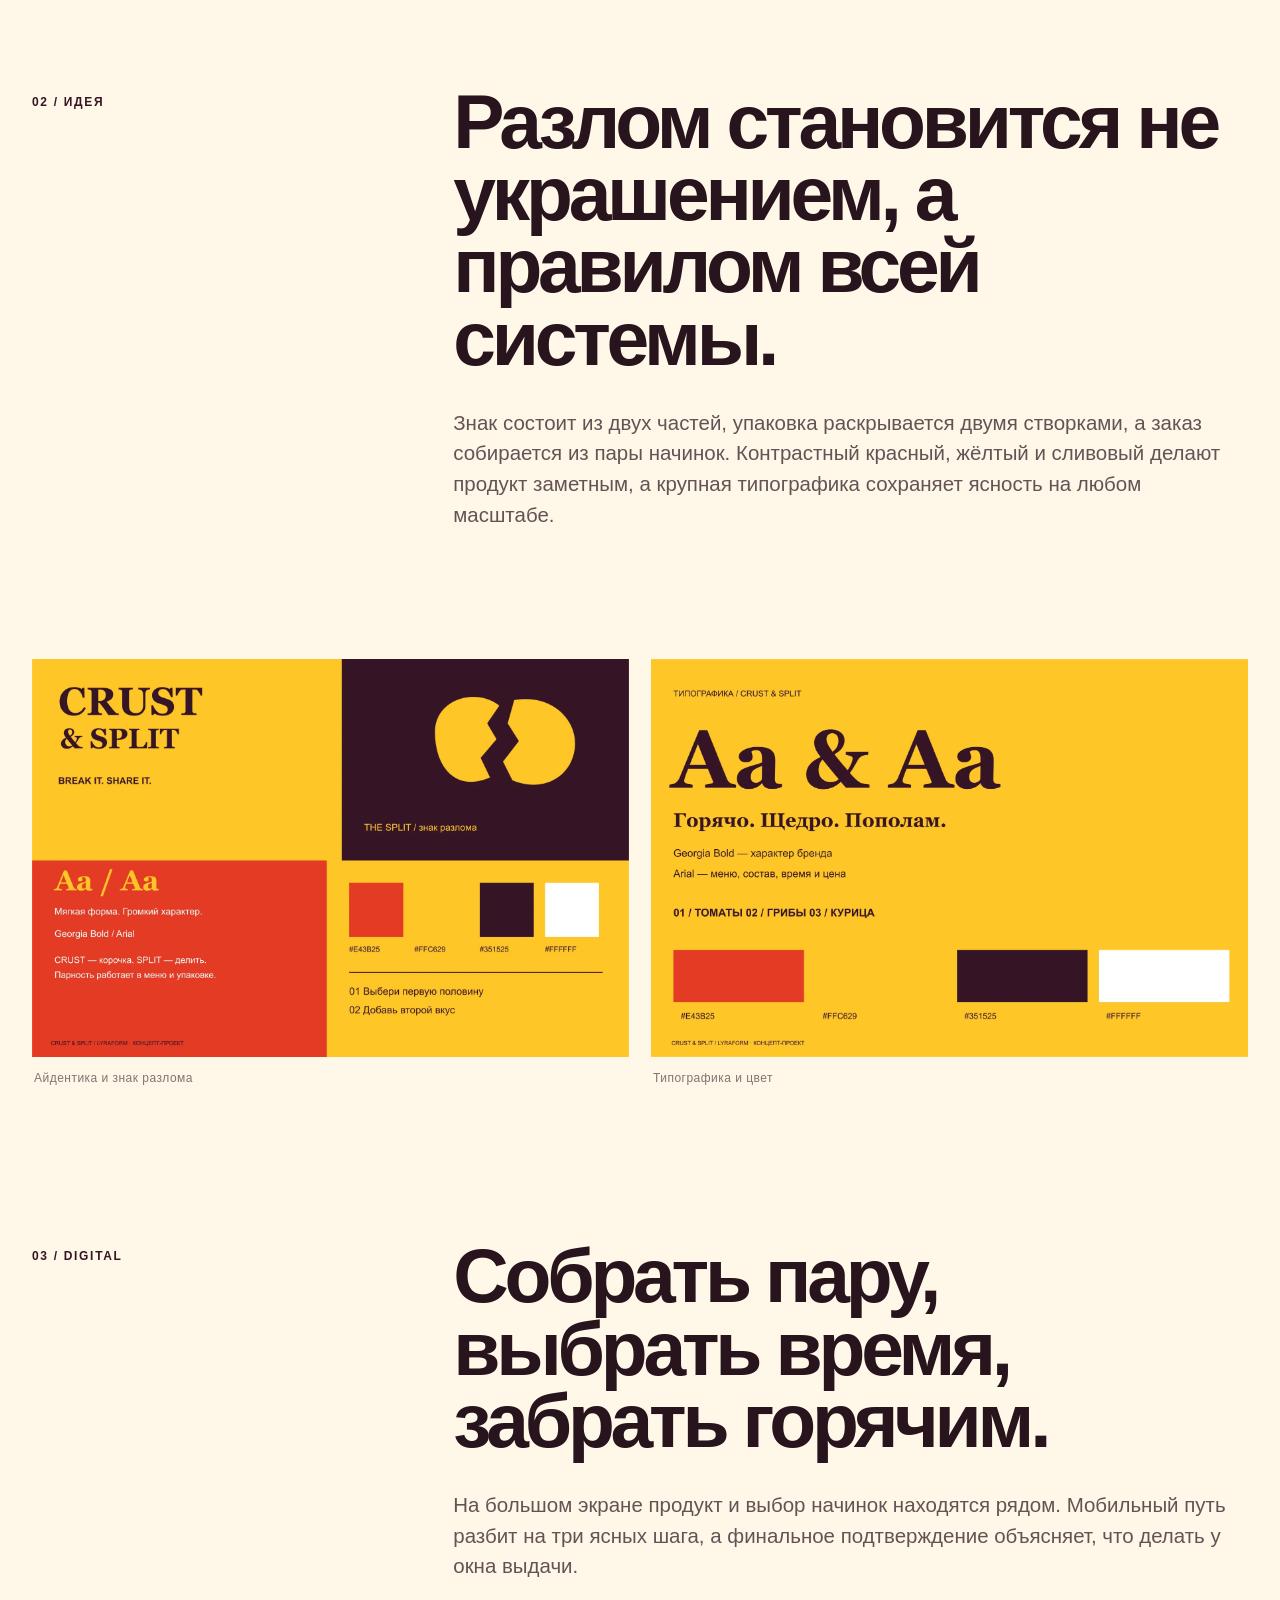
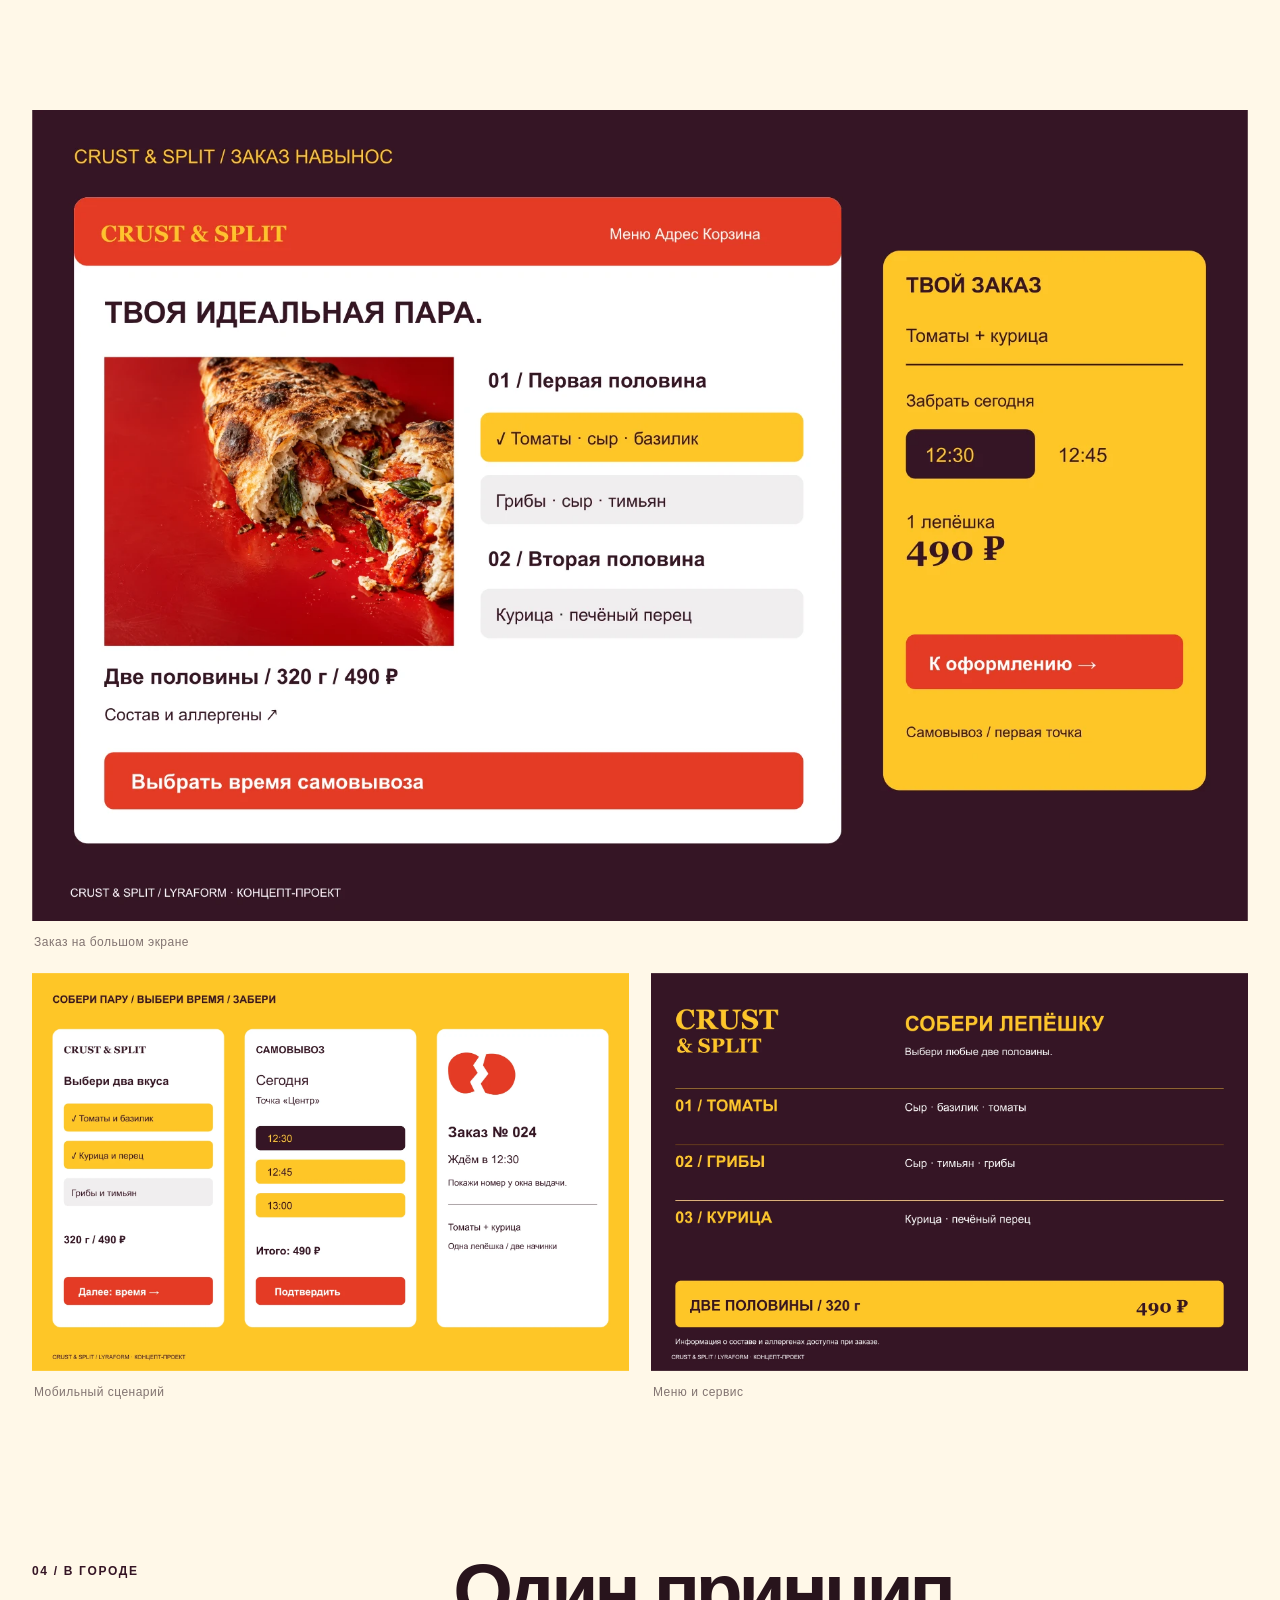
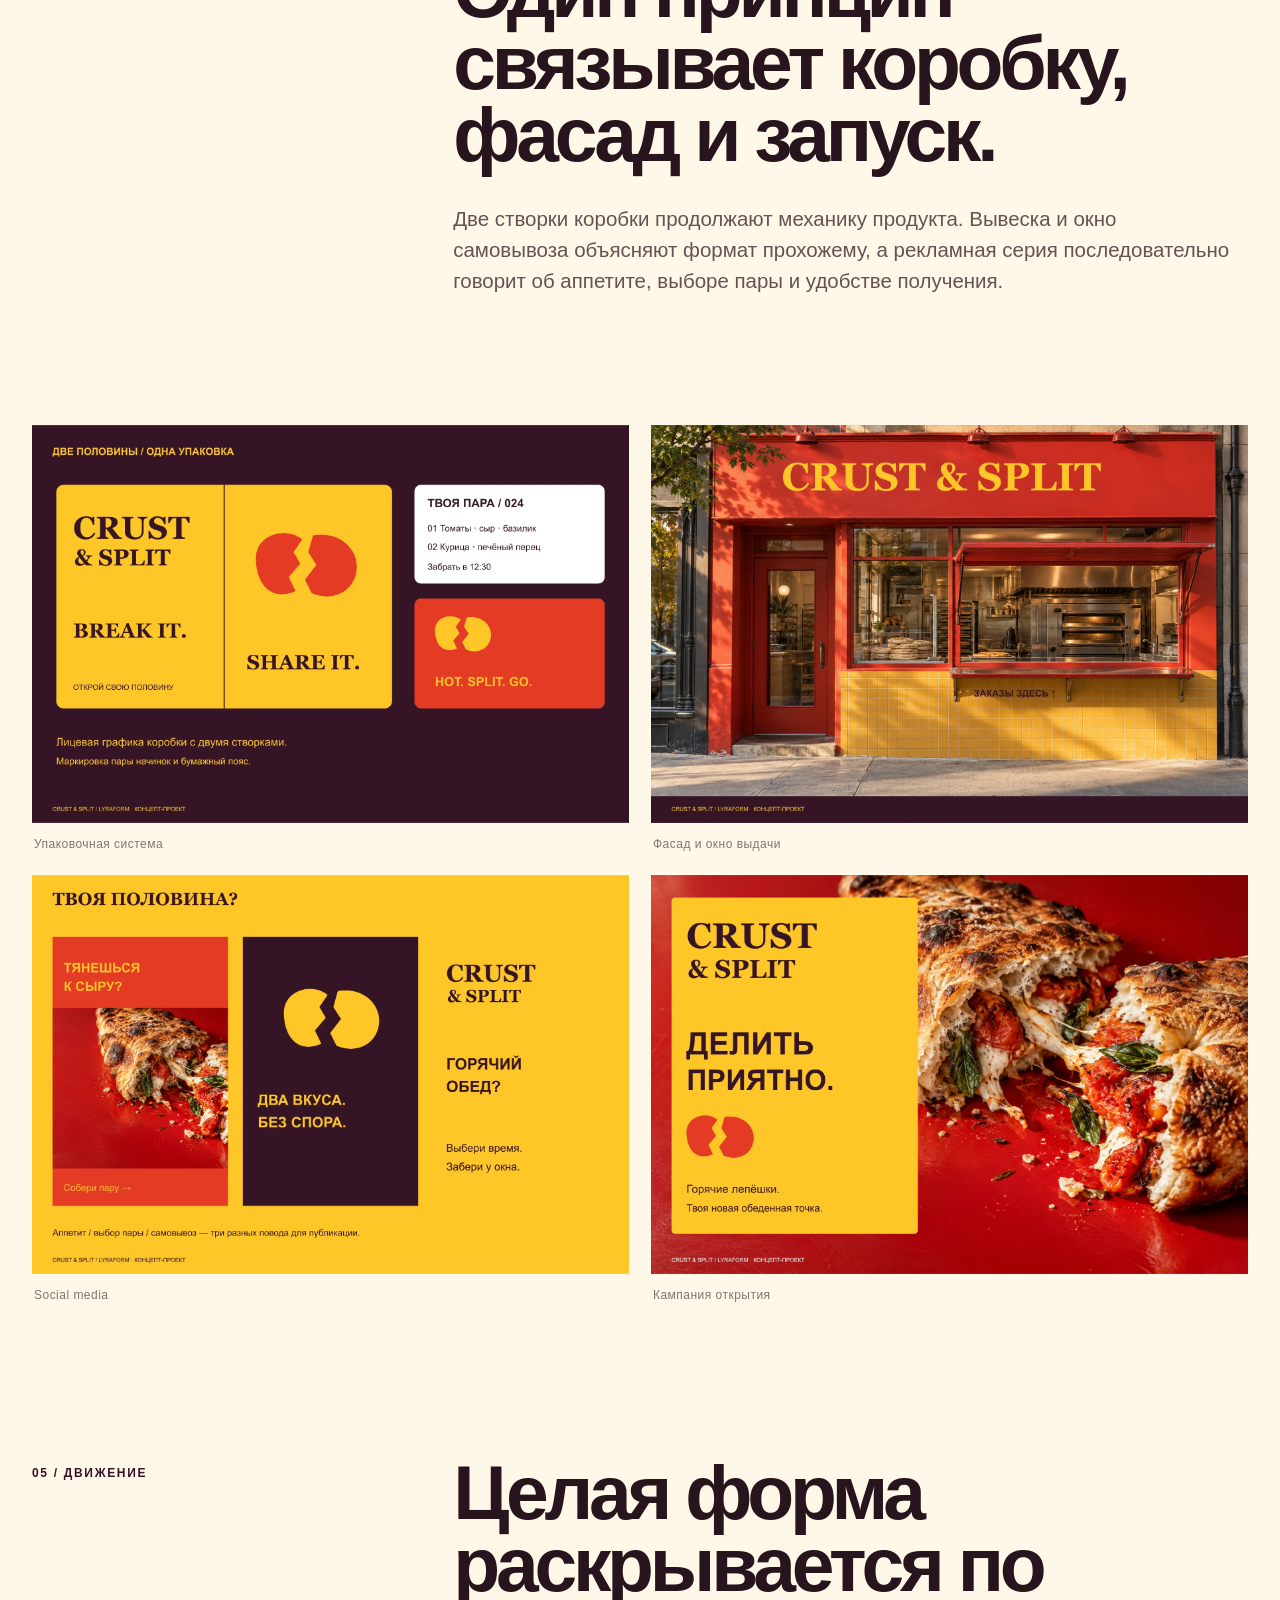
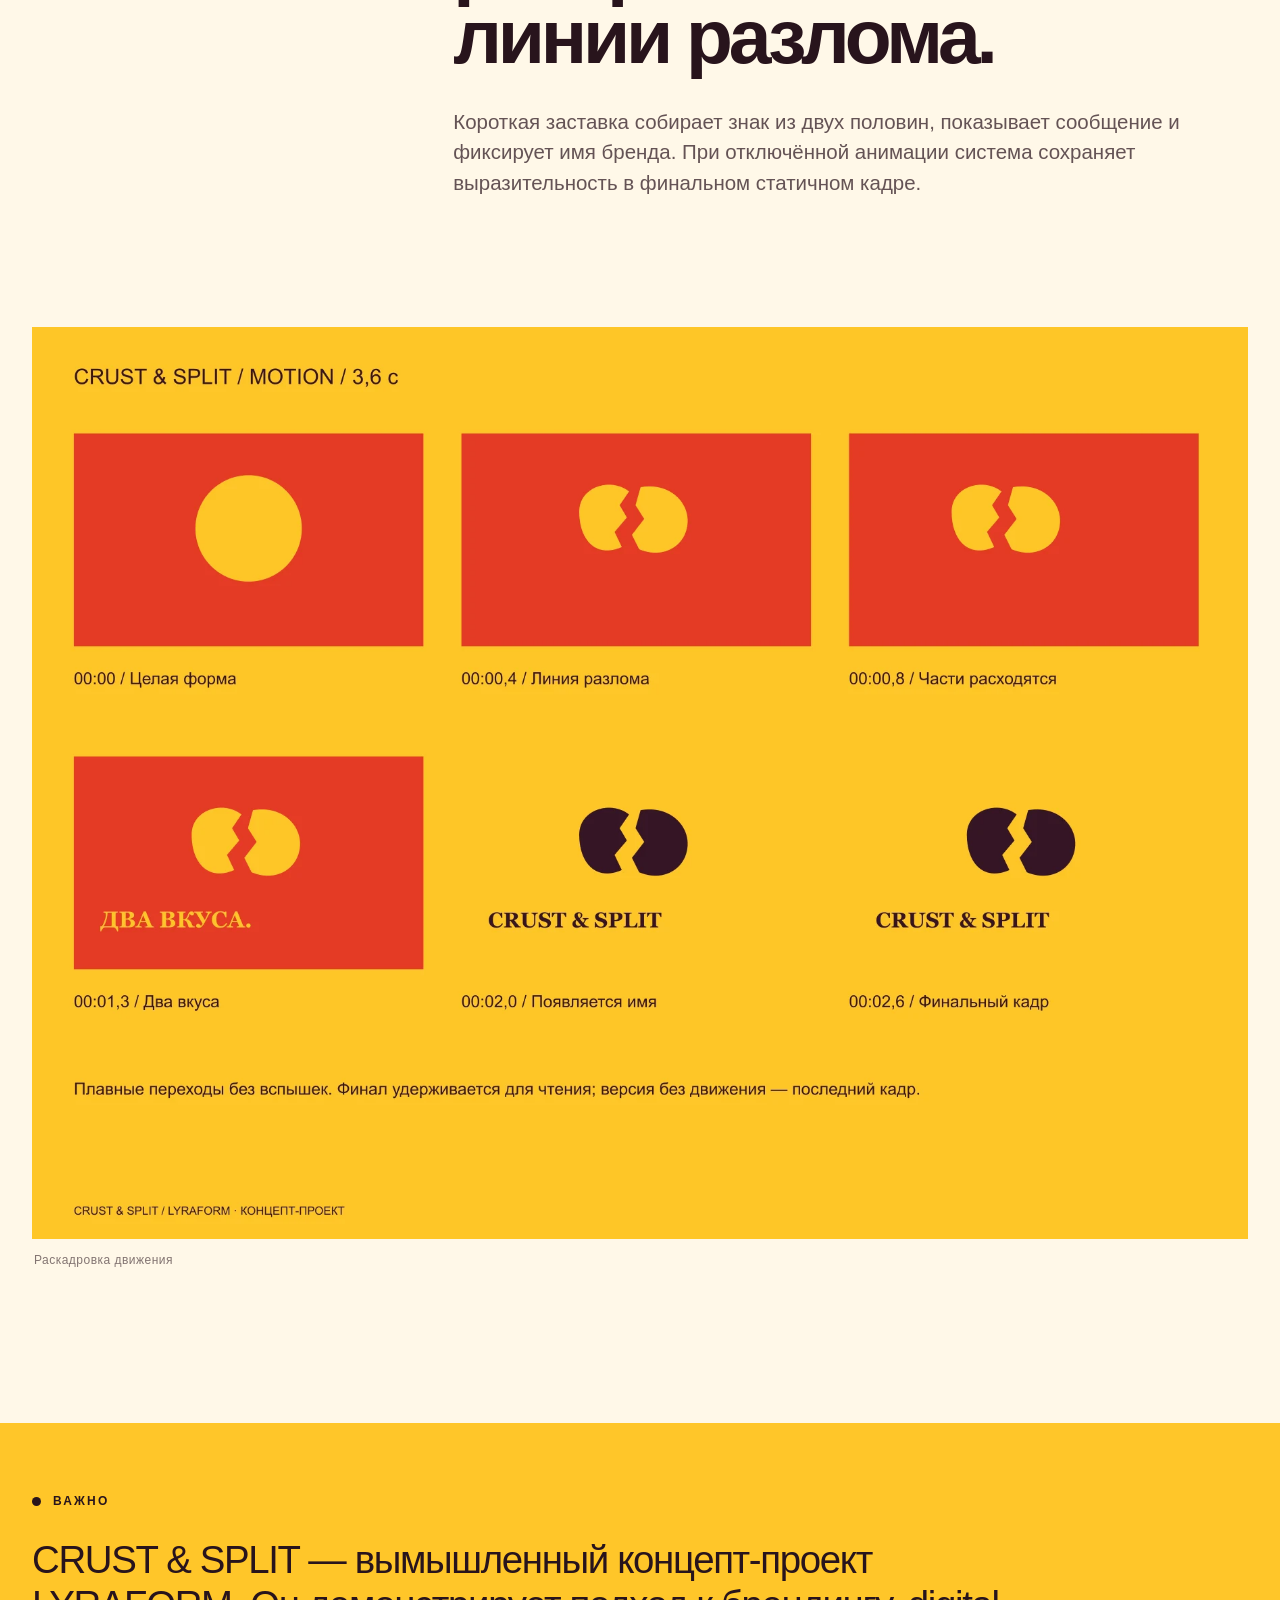
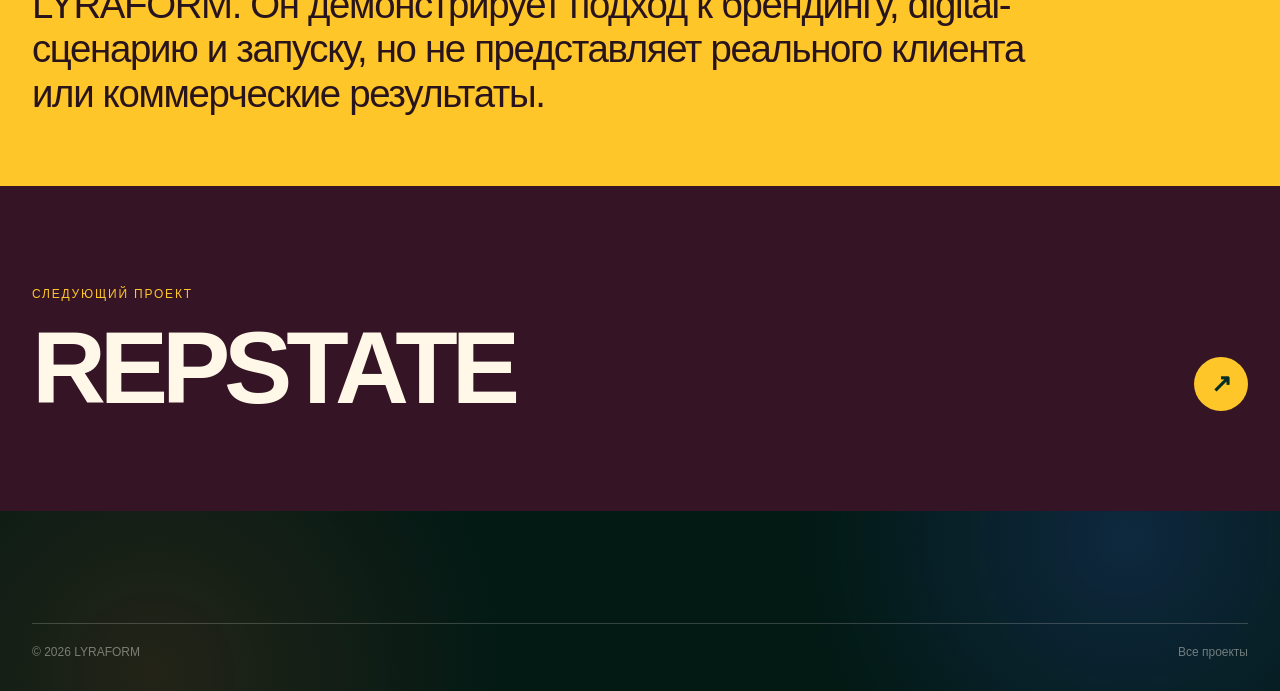
<file: case-crust-split.html>
<!doctype html>
<html lang="ru">
<head>
  <meta charset="utf-8">
  <meta name="viewport" content="width=device-width,initial-scale=1">
  <meta name="description" content="CRUST & SPLIT — концепт бренда районной пекарни: айдентика, упаковка, цифровой заказ и кампания открытия.">
  <title>CRUST & SPLIT — проект LYRAFORM</title>
  <link rel="stylesheet" href="assets/style-v4.css">
</head>
<body class="portfolio-case case-crust">
  <a class="skip" href="#main">К содержанию</a>
  <header class="site-header"><nav class="nav shell" aria-label="Основная навигация"><a class="logo" href="index.html">lyraform<span>.</span></a><button class="menu-btn" aria-expanded="false" aria-controls="nav-links">Меню</button><div class="nav-links" id="nav-links"><a aria-current="page" href="projects.html">Проекты</a><a href="services.html">Услуги</a><a href="about.html">О нас</a><a href="careers.html">Вакансии</a><a class="nav-cta" href="contacts.html">Обсудить проект</a></div></nav></header>
  <main id="main">
    <section class="work-cover">
      <img src="assets/projects/crust-split/01-cover.webp" alt="Разлом горячей лепёшки и фирменная графика CRUST & SPLIT">
    </section>
    <section class="work-heading">
      <div class="shell">
        <div class="work-heading-top"><span class="eyebrow">Концепт-проект · Пекарня</span><span class="work-index">01 / 03</span></div>
        <h1>Crust<br>&amp; Split</h1>
        <div class="work-summary"><p class="work-lead">Два вкуса. Один хруст.</p><p>Бренд районной пекарни строится вокруг простого действия: разломить горячую лепёшку, увидеть начинку и собрать две разные половины в одном заказе.</p></div>
        <div class="work-tags"><span>Нейминг</span><span>Стратегия</span><span>Айдентика</span><span>Digital</span><span>Упаковка</span><span>Кампания</span></div>
      </div>
    </section>
    <section class="work-story">
      <div class="shell work-copy-grid reveal"><div class="work-section-label">01 / Задача</div><div><h2>Выделить новый формат среди привычной уличной еды.</h2><p>Небольшая команда открывает точку с печью, несколькими местами и окном выдачи. Айдентика должна объяснять продукт ещё с улицы, меню — сокращать время выбора, а цифровой сценарий — приводить к конкретному времени самовывоза.</p></div></div>
      <figure class="work-media work-media-wide reveal"><img src="assets/projects/crust-split/02-signature-wide.webp" alt="Широкий главный образ CRUST & SPLIT с лепёшкой и сообщением о двух вкусах"><figcaption>Главный образ: честная фактура продукта и принцип двух половин.</figcaption></figure>
      <div class="shell work-copy-grid reveal"><div class="work-section-label">02 / Идея</div><div><h2>Разлом становится не украшением, а правилом всей системы.</h2><p>Знак состоит из двух частей, упаковка раскрывается двумя створками, а заказ собирается из пары начинок. Контрастный красный, жёлтый и сливовый делают продукт заметным, а крупная типографика сохраняет ясность на любом масштабе.</p></div></div>
      <div class="shell work-gallery two reveal"><figure><img src="assets/projects/crust-split/03-identity.webp" alt="Логотип, знак разлома и палитра CRUST & SPLIT"><figcaption>Айдентика и знак разлома</figcaption></figure><figure><img src="assets/projects/crust-split/04-type-color.webp" alt="Типографика и цветовая система CRUST & SPLIT"><figcaption>Типографика и цвет</figcaption></figure></div>
      <div class="shell work-copy-grid reveal"><div class="work-section-label">03 / Digital</div><div><h2>Собрать пару, выбрать время, забрать горячим.</h2><p>На большом экране продукт и выбор начинок находятся рядом. Мобильный путь разбит на три ясных шага, а финальное подтверждение объясняет, что делать у окна выдачи.</p></div></div>
      <div class="shell work-gallery digital reveal"><figure class="span-two"><img src="assets/projects/crust-split/05-order-desktop.webp" alt="Большой экран заказа CRUST & SPLIT с выбором двух начинок"><figcaption>Заказ на большом экране</figcaption></figure><figure><img src="assets/projects/crust-split/06-order-mobile.webp" alt="Мобильный сценарий заказа CRUST & SPLIT"><figcaption>Мобильный сценарий</figcaption></figure><figure><img src="assets/projects/crust-split/11-menu-system.webp" alt="Меню CRUST & SPLIT с тремя начинками и единой ценой"><figcaption>Меню и сервис</figcaption></figure></div>
      <div class="shell work-copy-grid reveal"><div class="work-section-label">04 / В городе</div><div><h2>Один принцип связывает коробку, фасад и запуск.</h2><p>Две створки коробки продолжают механику продукта. Вывеска и окно самовывоза объясняют формат прохожему, а рекламная серия последовательно говорит об аппетите, выборе пары и удобстве получения.</p></div></div>
      <div class="shell work-gallery two reveal"><figure><img src="assets/projects/crust-split/07-packaging.webp" alt="Двухстворчатая упаковка и маркировка заказа CRUST & SPLIT"><figcaption>Упаковочная система</figcaption></figure><figure><img src="assets/projects/crust-split/08-storefront.webp" alt="Красно-жёлтый фасад пекарни CRUST & SPLIT"><figcaption>Фасад и окно выдачи</figcaption></figure><figure><img src="assets/projects/crust-split/09-social.webp" alt="Серия социальных публикаций CRUST & SPLIT"><figcaption>Social media</figcaption></figure><figure><img src="assets/projects/crust-split/12-launch-campaign.webp" alt="Кампания открытия CRUST & SPLIT с сообщением Делить приятно"><figcaption>Кампания открытия</figcaption></figure></div>
      <div class="shell work-copy-grid reveal"><div class="work-section-label">05 / Движение</div><div><h2>Целая форма раскрывается по линии разлома.</h2><p>Короткая заставка собирает знак из двух половин, показывает сообщение и фиксирует имя бренда. При отключённой анимации система сохраняет выразительность в финальном статичном кадре.</p></div></div>
      <figure class="work-media work-media-contained reveal"><img src="assets/projects/crust-split/10-motion-storyboard.webp" alt="Шесть кадров анимации знака CRUST & SPLIT"><figcaption>Раскадровка движения</figcaption></figure>
      <section class="work-disclosure"><div class="shell"><span class="eyebrow">Важно</span><p>CRUST &amp; SPLIT — вымышленный концепт-проект LYRAFORM. Он демонстрирует подход к брендингу, digital-сценарию и запуску, но не представляет реального клиента или коммерческие результаты.</p></div></section>
    </section>
    <section class="next-case"><div class="shell"><a href="case-repstate.html"><span><small>Следующий проект</small><strong>Repstate</strong></span><span class="arrow" aria-hidden="true"></span></a></div></section>
  </main>
  <footer class="site-footer"><div class="shell"><div class="footer-bottom"><span>© <span data-year></span> LYRAFORM</span><a href="projects.html">Все проекты</a></div></div></footer>
  <script src="assets/app.js"></script>
</body>
</html>
</file>
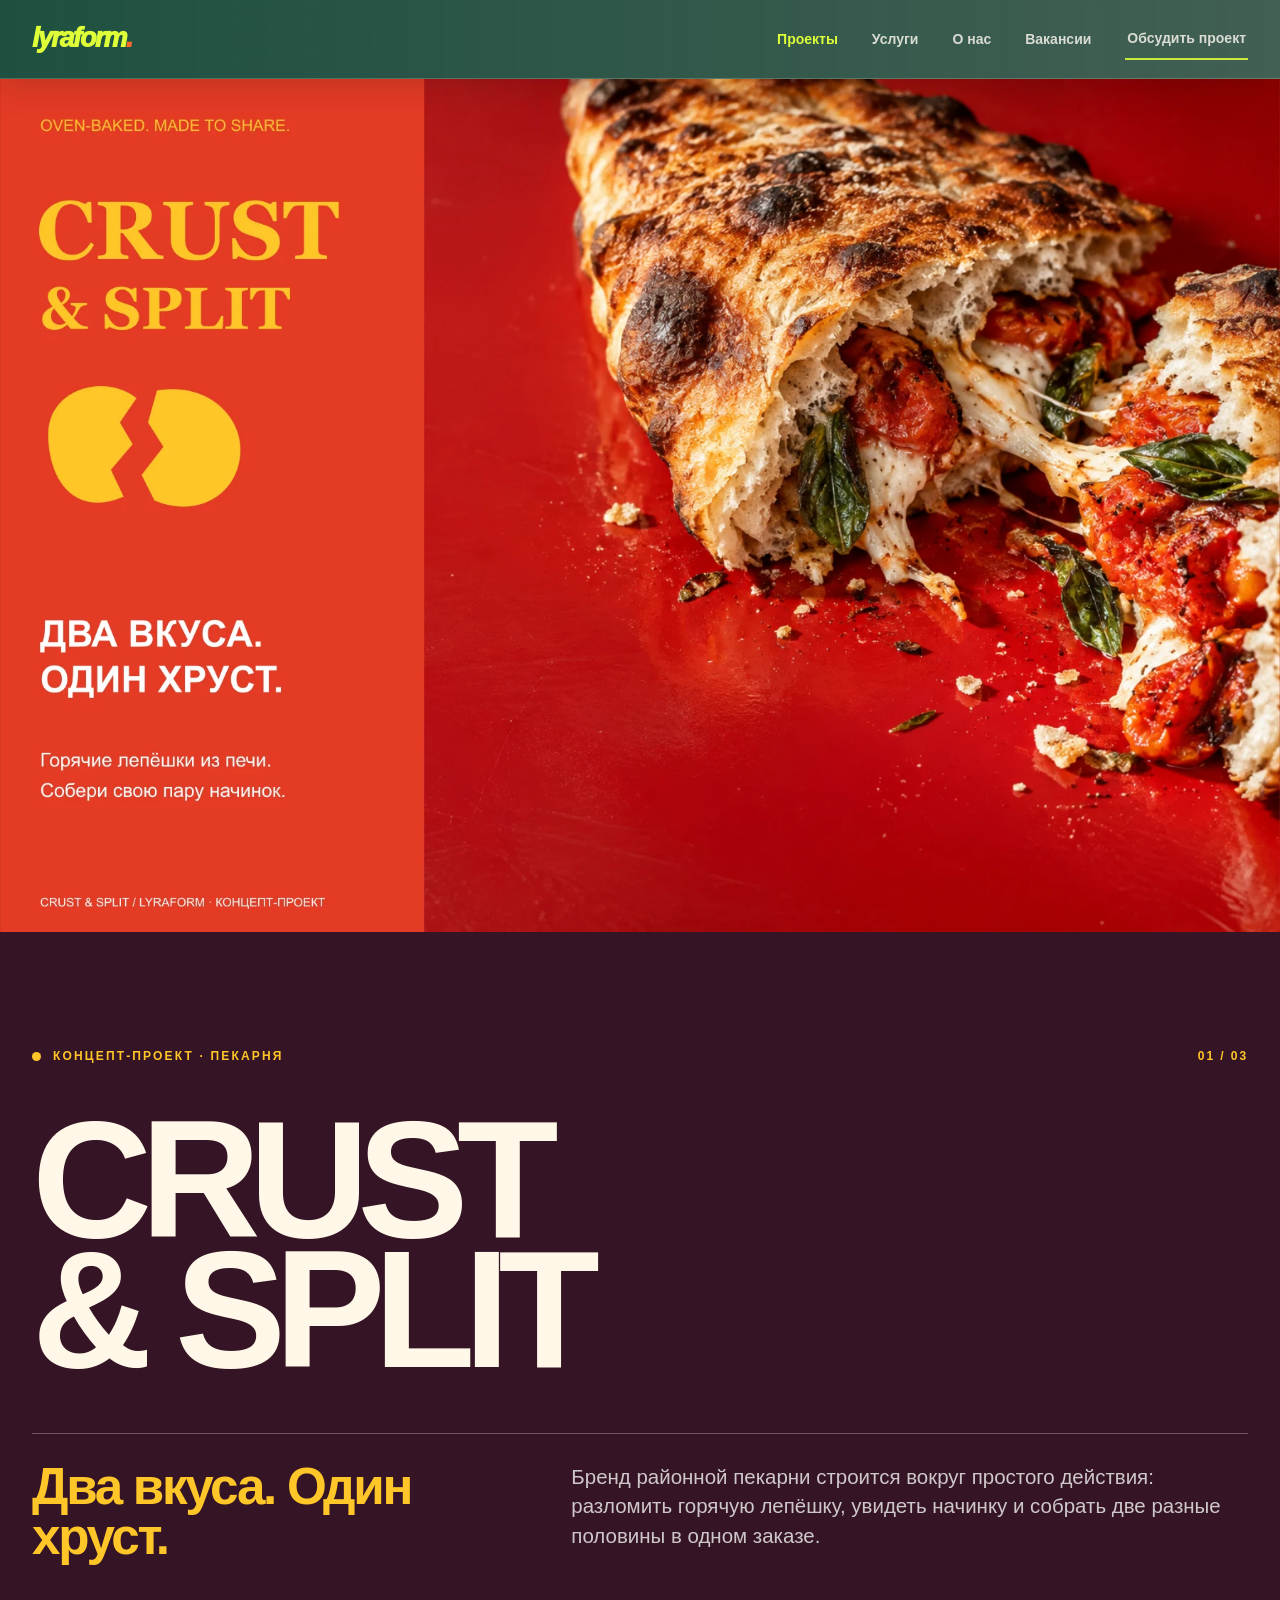
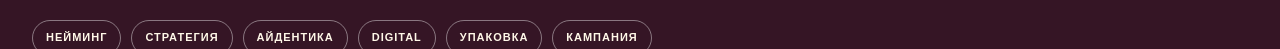
<file: case-flowly.html>
<!doctype html><html lang="ru"><head><meta charset="utf-8"><meta name="viewport" content="width=device-width,initial-scale=1"><meta http-equiv="refresh" content="0; url=case-crust-split.html"><link rel="canonical" href="case-crust-split.html"><title>CRUST &amp; SPLIT — проект LYRAFORM</title><link rel="stylesheet" href="assets/style-v4.css"></head><body>
<header class="site-header"><nav class="nav shell"><a class="logo" href="index.html">lyraform<span>.</span></a><button class="menu-btn" aria-expanded="false">Меню</button><div class="nav-links"><a href="projects.html">Проекты</a><a href="services.html">Услуги</a><a href="about.html">О нас</a><a href="careers.html">Вакансии</a><a class="nav-cta" href="contacts.html">Обсудить проект</a></div></nav></header>
<main><section class="case-hero"><img src="assets/flowly-hero.png" alt="Визуальный мир Flowly"><div class="shell"><div class="eyebrow">Концепт-проект · 2026</div><h1>Flowly</h1><div class="case-facts"><span class="tag">Стратегия</span><span class="tag">Айдентика</span><span class="tag">Web</span><span class="tag">UI/UX</span></div></div></section>
<div class="case-body"><section class="shell case-intro"><div class="eyebrow">Задача</div><div><p class="big">Сделать финансовый учёт для малого бизнеса понятным, быстрым и визуально живым.</p><p class="copy" style="color:rgba(6,47,36,.65);margin-top:32px">Flowly — вымышленный сервис, который собирает счета, расходы и денежный поток в одном рабочем пространстве. Концепт показывает полный путь от позиционирования до интерфейса.</p></div></section>
<section class="shell" style="padding-bottom:110px"><div class="case-screen flowly-bg"><div class="dashboard reveal"><div class="dash-top"><div class="dash-brand">flowly</div><div class="dash-pills"><span class="dash-pill">Обзор</span><span class="dash-pill">Операции</span><span class="dash-pill">Счета</span></div></div><div class="dash-main"><div class="dash-card big"><small>Денежный поток</small><div class="balance">2 480 000 ₽</div><div class="chart"></div></div><div><div class="dash-card"><small>Доходы по неделям</small><div class="bars"><i style="height:45%"></i><i style="height:72%"></i><i style="height:58%"></i><i style="height:92%"></i><i style="height:68%"></i></div></div><div class="dash-card" style="margin-top:18px"><small>Ближайшее</small><div class="transaction"><span>Налог</span><b>18 окт.</b></div><div class="transaction"><span>Счёт №142</span><b>Сегодня</b></div></div></div></div></div></div></section>
<section class="section" style="background:#dfff38"><div class="shell about-split"><h2 class="h2">Деньги<br>движутся.<br>Система<br>успевает.</h2><div><p class="lead">Мягкие линии показывают движение средств, а контрастные акценты помогают быстро читать состояние бизнеса.</p><div class="palette" style="margin-top:40px"></div></div></div></section>
<section class="next-case"><div class="shell"><a href="case-four.html"><div><div class="eyebrow">Следующий кейс</div><strong>Four</strong></div><span class="arrow"></span></a></div></section></div></main>
<footer class="site-footer"><div class="shell"><div class="footer-bottom"><span>© <span data-year></span> LYRAFORM</span><a href="projects.html">Все проекты</a></div></div></footer><script src="assets/app.js"></script></body></html>
</file>
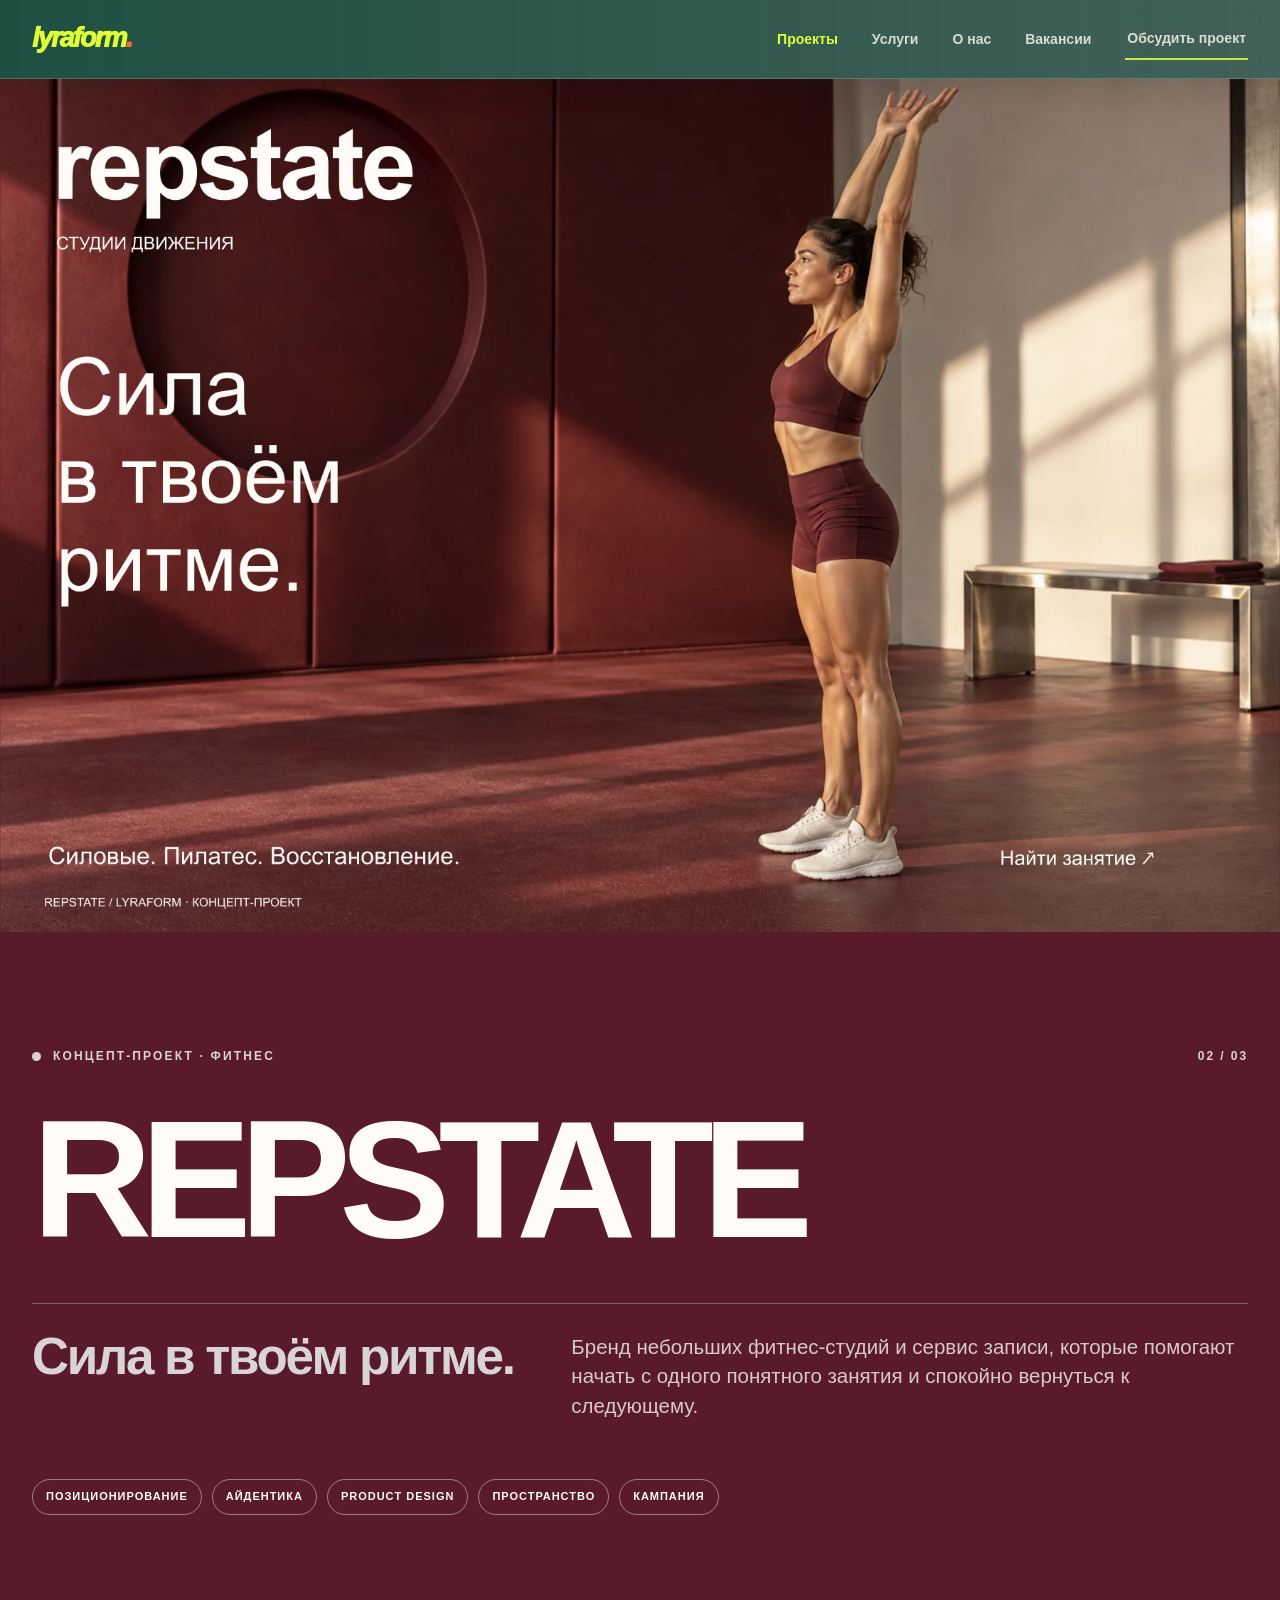
<file: case-four.html>
<!doctype html><html lang="ru"><head><meta charset="utf-8"><meta name="viewport" content="width=device-width,initial-scale=1"><meta http-equiv="refresh" content="0; url=case-repstate.html"><link rel="canonical" href="case-repstate.html"><title>REPSTATE — проект LYRAFORM</title><link rel="stylesheet" href="assets/style-v4.css"></head><body>
<header class="site-header"><nav class="nav shell"><a class="logo" href="index.html">lyraform<span>.</span></a><button class="menu-btn" aria-expanded="false">Меню</button><div class="nav-links"><a href="projects.html">Проекты</a><a href="services.html">Услуги</a><a href="about.html">О нас</a><a href="careers.html">Вакансии</a><a class="nav-cta" href="contacts.html">Обсудить проект</a></div></nav></header>
<main><section class="case-hero"><img src="assets/dolyami-hero.png" alt="Визуальный мир Four"><div class="shell"><div class="eyebrow">Концепт-проект · 2026</div><h1>Four</h1><div class="case-facts"><span class="tag">Нейминг</span><span class="tag">Айдентика</span><span class="tag">Mobile</span><span class="tag">Campaign</span></div></div></section>
<div class="case-body"><section class="shell case-intro"><div class="eyebrow">Идея</div><div><p class="big">Четыре платежа. Одна покупка. Никаких визуальных ловушек и ощущения долга.</p><p class="copy" style="color:rgba(6,47,36,.65);margin-top:32px">Four — вымышленный сервис оплаты частями. Концепция строится вокруг простого модульного знака: покупка буквально раскладывается на четыре прозрачных шага.</p></div></section>
<section class="case-screen dolyami-bg"><div class="phone-row reveal"><div class="phone"><div class="notch"></div><small>Доступно сегодня</small><div class="balance">24 000 ₽</div><div class="app-card coral"><b>Покупка 12 800 ₽</b><div class="dots"><span></span><span></span><span></span><span></span></div><small>4 платежа по 3 200 ₽</small></div><h3>Всё видно<br>до оплаты.</h3><div class="transaction"><span>Первый платёж</span><b>Сегодня</b></div><div class="transaction"><span>Следующий</span><b>Через 14 дней</b></div></div><div class="phone"><div class="notch"></div><small>Активные покупки</small><h3>Ваш ритм<br>платежей</h3><div class="app-card"><b>Наушники</b><p>2 из 4 платежей</p><div style="height:8px;background:#dad1ff;border-radius:9px"><div style="width:50%;height:100%;background:#446cff;border-radius:9px"></div></div></div><div class="app-card coral"><b>Кроссовки</b><p>Последний платёж через 3 дня</p></div></div></div></section>
<section class="section" style="background:#151a42;color:#fff"><div class="shell about-split"><h2 class="h2">Честно.<br>Ярко.<br>По частям.</h2><p class="lead">Коралловый и синий работают как равные половины системы. Скруглённые карточки снимают лишнюю тревогу, но сохраняют ощущение финансового продукта.</p></div></section>
<section class="next-case"><div class="shell"><a href="case-lumo.html"><div><div class="eyebrow">Следующий кейс</div><strong>Lumo</strong></div><span class="arrow"></span></a></div></section></div></main>
<footer class="site-footer"><div class="shell"><div class="footer-bottom"><span>© <span data-year></span> LYRAFORM</span><a href="projects.html">Все проекты</a></div></div></footer><script src="assets/app.js"></script></body></html>
</file>
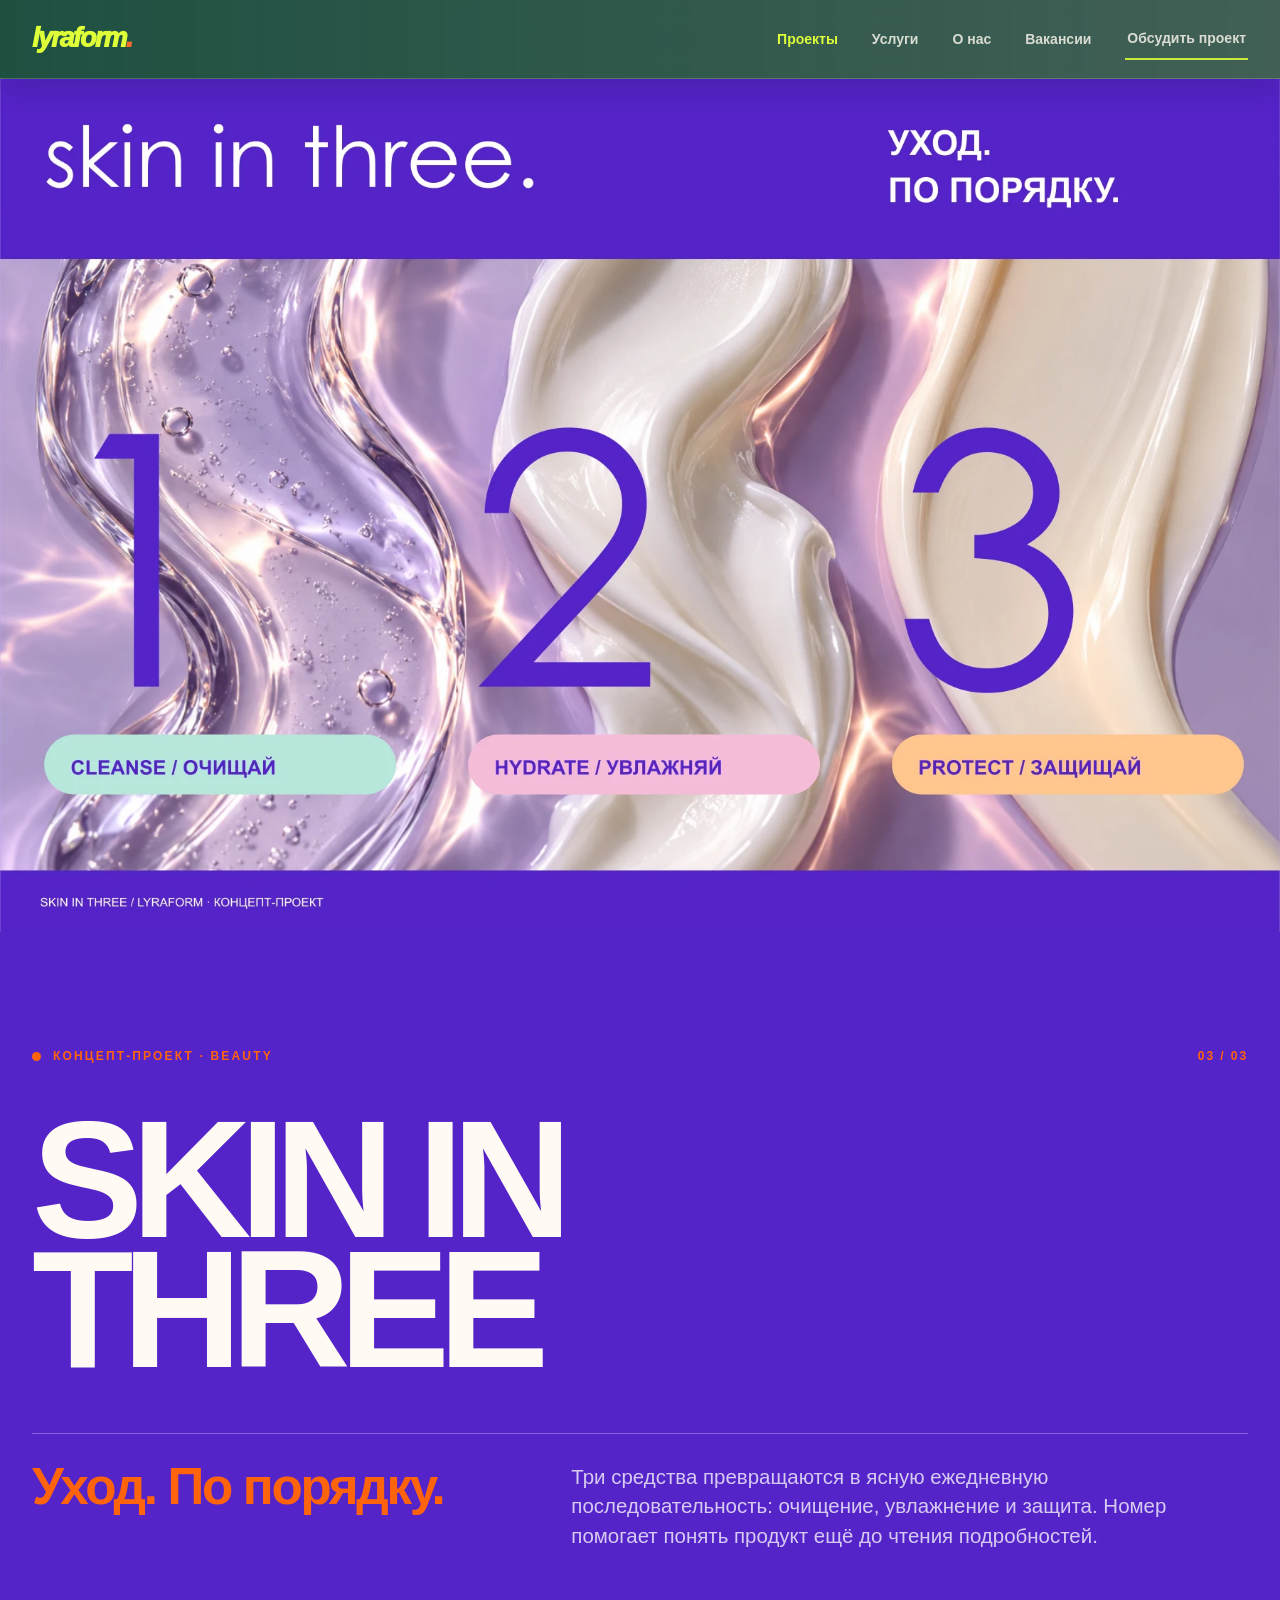
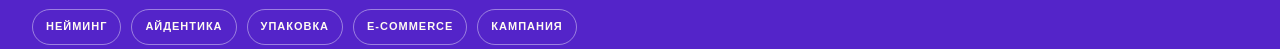
<file: case-lumo.html>
<!doctype html><html lang="ru"><head><meta charset="utf-8"><meta name="viewport" content="width=device-width,initial-scale=1"><meta http-equiv="refresh" content="0; url=case-skin-in-three.html"><link rel="canonical" href="case-skin-in-three.html"><title>SKIN IN THREE — проект LYRAFORM</title><link rel="stylesheet" href="assets/style-v4.css"></head><body>
<header class="site-header"><nav class="nav shell"><a class="logo" href="index.html">lyraform<span>.</span></a><button class="menu-btn" aria-expanded="false">Меню</button><div class="nav-links"><a href="projects.html">Проекты</a><a href="services.html">Услуги</a><a href="about.html">О нас</a><a href="careers.html">Вакансии</a><a class="nav-cta" href="contacts.html">Обсудить проект</a></div></nav></header>
<main><section class="case-hero"><img src="assets/monee-hero.png" alt="Визуальный мир Lumo"><div class="shell"><div class="eyebrow">Концепт-проект · 2026</div><h1>Lumo</h1><div class="case-facts"><span class="tag">Product idea</span><span class="tag">Айдентика</span><span class="tag">App UI</span></div></div></section>
<div class="case-body"><section class="shell case-intro"><div class="eyebrow">Задача</div><div><p class="big">Помочь человеку управлять бюджетом без таблиц, чувства вины и финансового жаргона.</p><p class="copy" style="color:rgba(6,47,36,.65);margin-top:32px">Lumo — вымышленный помощник для ежедневного бюджета. Система превращает категории расходов в понятные ёмкости, а прогресс — в спокойное движение к цели.</p></div></section>
<section class="case-screen monee-bg"><div class="phone-row reveal"><div class="phone"><div class="notch"></div><small>Свободно до конца недели</small><div class="balance">8 420 ₽</div><div class="app-card mint"><b>Ваш ритм хороший</b><p>На 12% спокойнее прошлой недели</p></div><h3>Куда ушло</h3><div class="transaction"><span>Дом и продукты</span><b>46%</b></div><div class="transaction"><span>Транспорт</span><b>18%</b></div><div class="transaction"><span>Радость</span><b>12%</b></div></div><div class="phone"><div class="notch"></div><small>Цель</small><h3>Небольшое<br>путешествие</h3><div style="height:180px;border-radius:50%;background:conic-gradient(#6e54c8 0 64%,#eee9ff 64%);display:grid;place-items:center"><div style="width:120px;height:120px;border-radius:50%;background:#fffdf8;display:grid;place-items:center;font-weight:900">64%</div></div><div class="app-card"><b>18 600 ₽ из 29 000 ₽</b><p>Можно успеть к декабрю</p></div></div></div></section>
<section class="section" style="background:#dff6cf"><div class="shell about-split"><h2 class="h2">Контроль<br>без давления.</h2><p class="lead">Мы убрали красные предупреждения и строгие банковские метафоры. Вместо них — понятные ёмкости, тёплые цвета и маленькие позитивные сигналы.</p></div></section>
<section class="next-case"><div class="shell"><a href="case-flowly.html"><div><div class="eyebrow">Вернуться к началу</div><strong>Flowly</strong></div><span class="arrow"></span></a></div></section></div></main>
<footer class="site-footer"><div class="shell"><div class="footer-bottom"><span>© <span data-year></span> LYRAFORM</span><a href="projects.html">Все проекты</a></div></div></footer><script src="assets/app.js"></script></body></html>
</file>
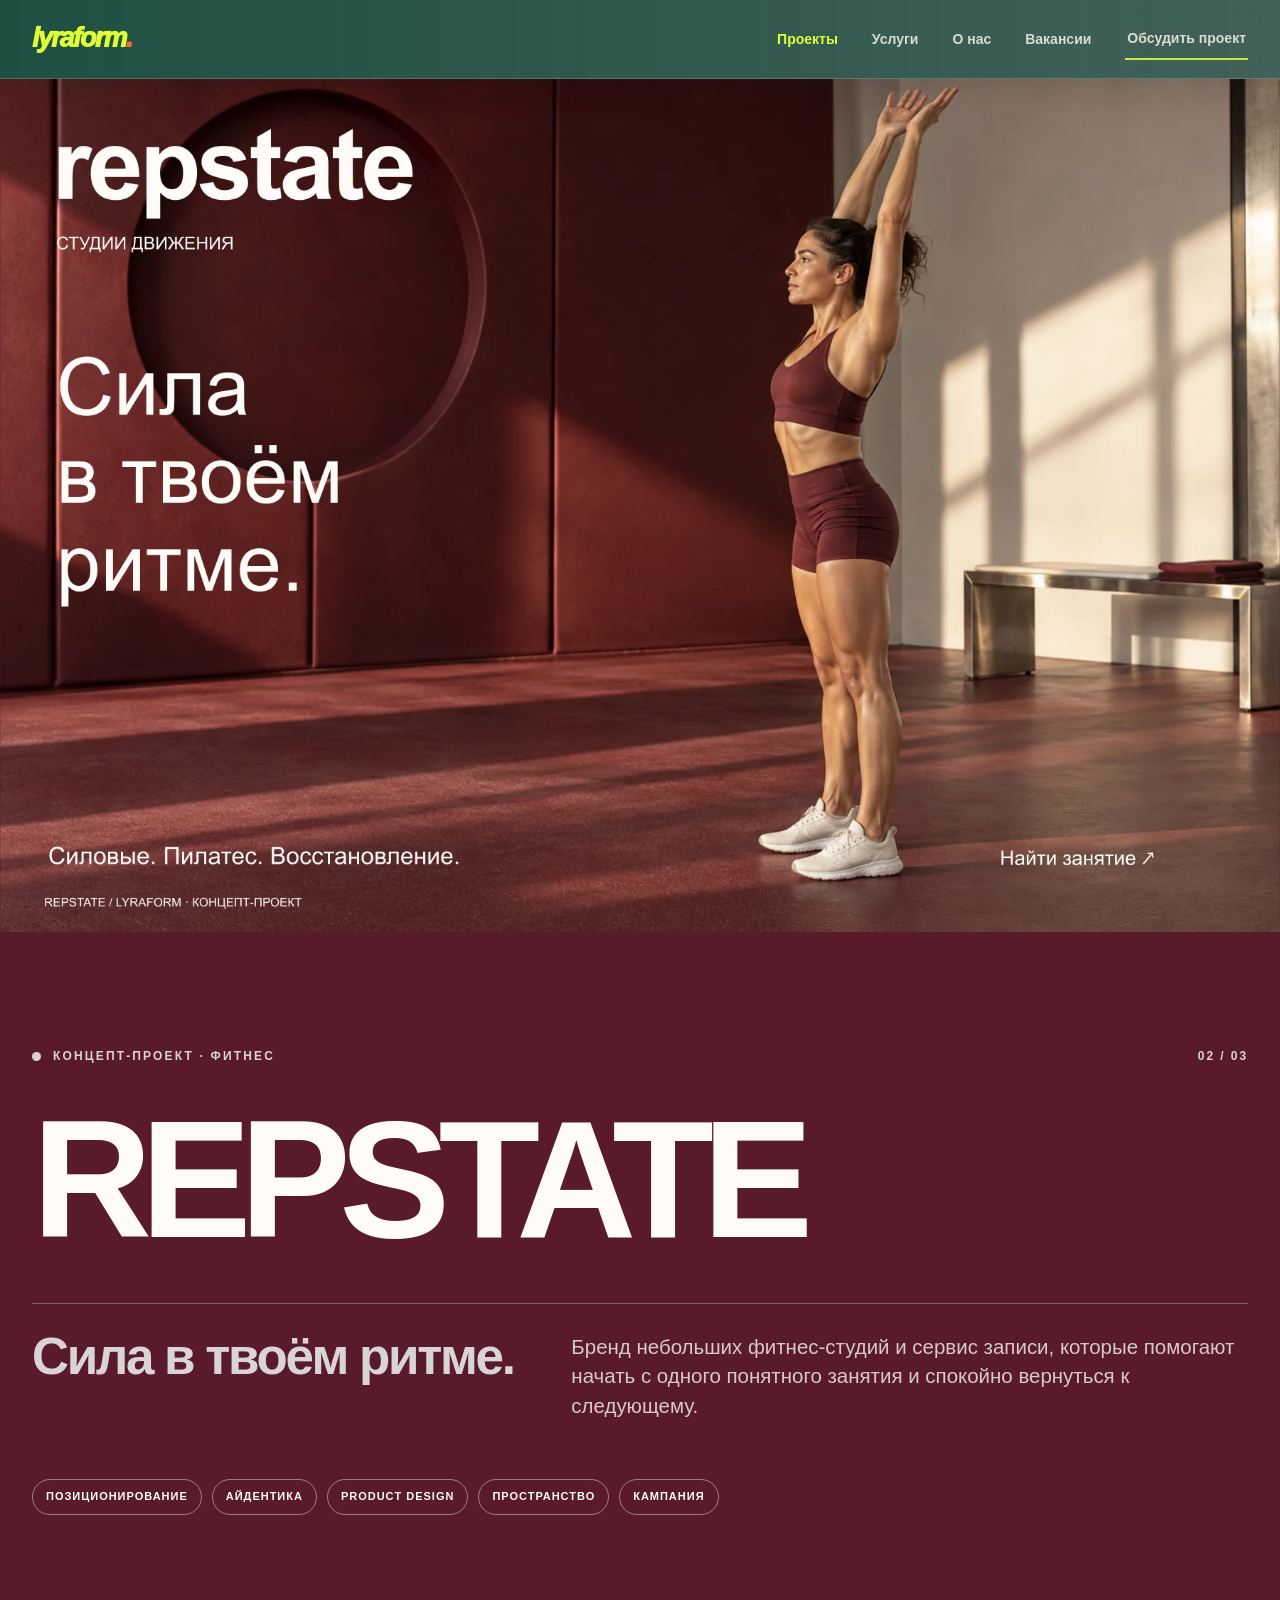
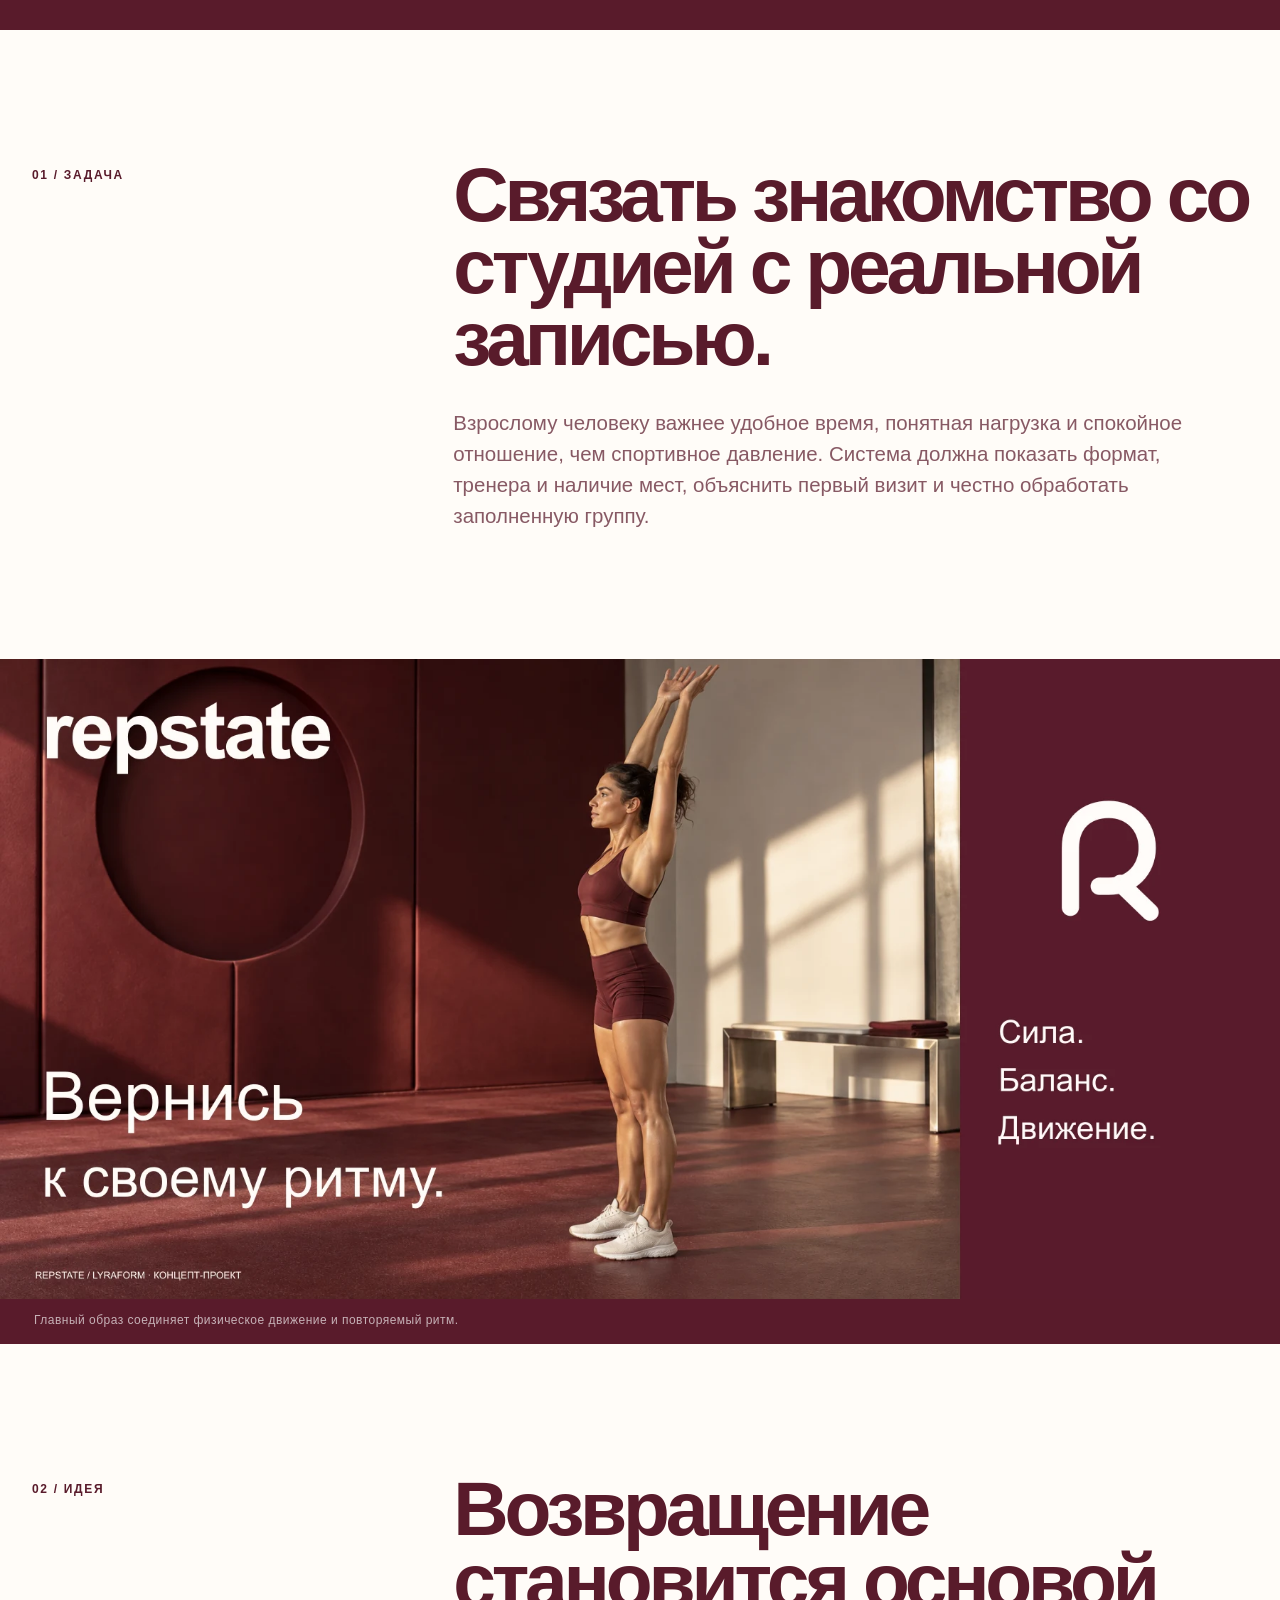
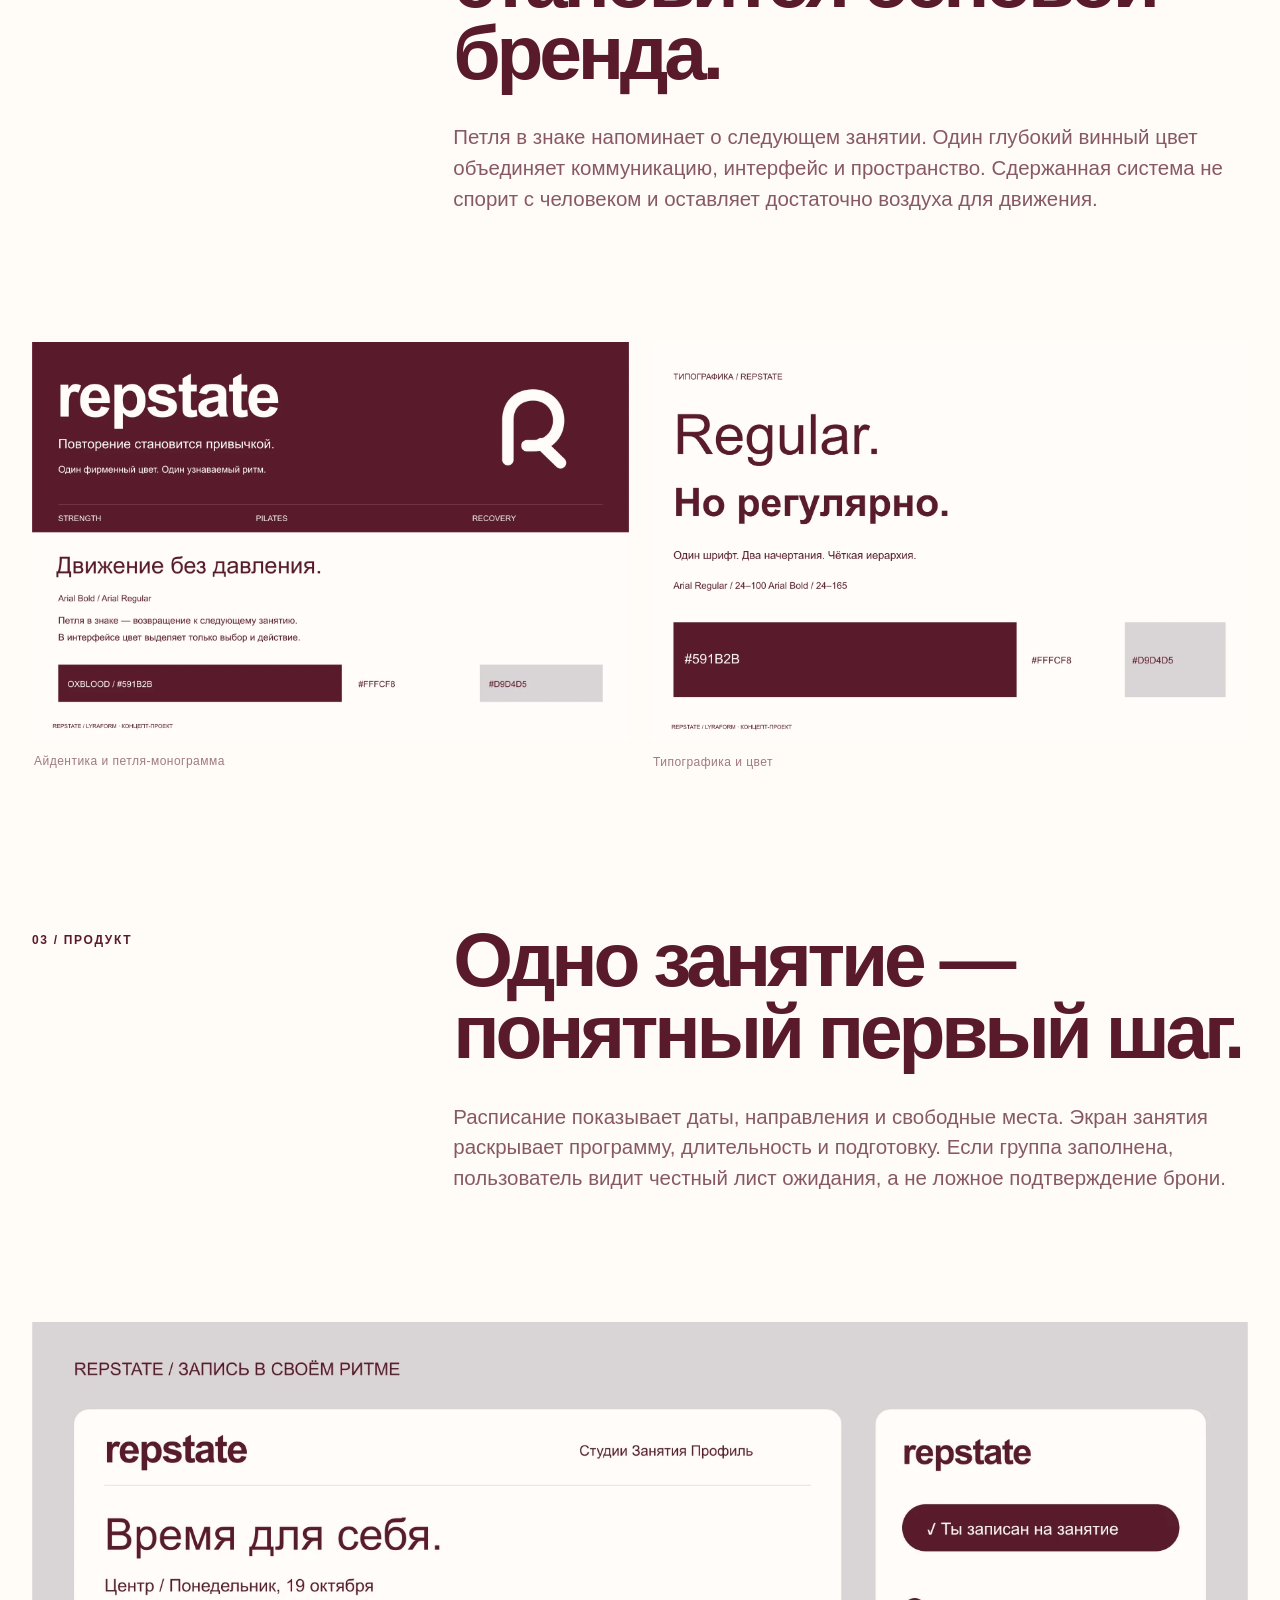
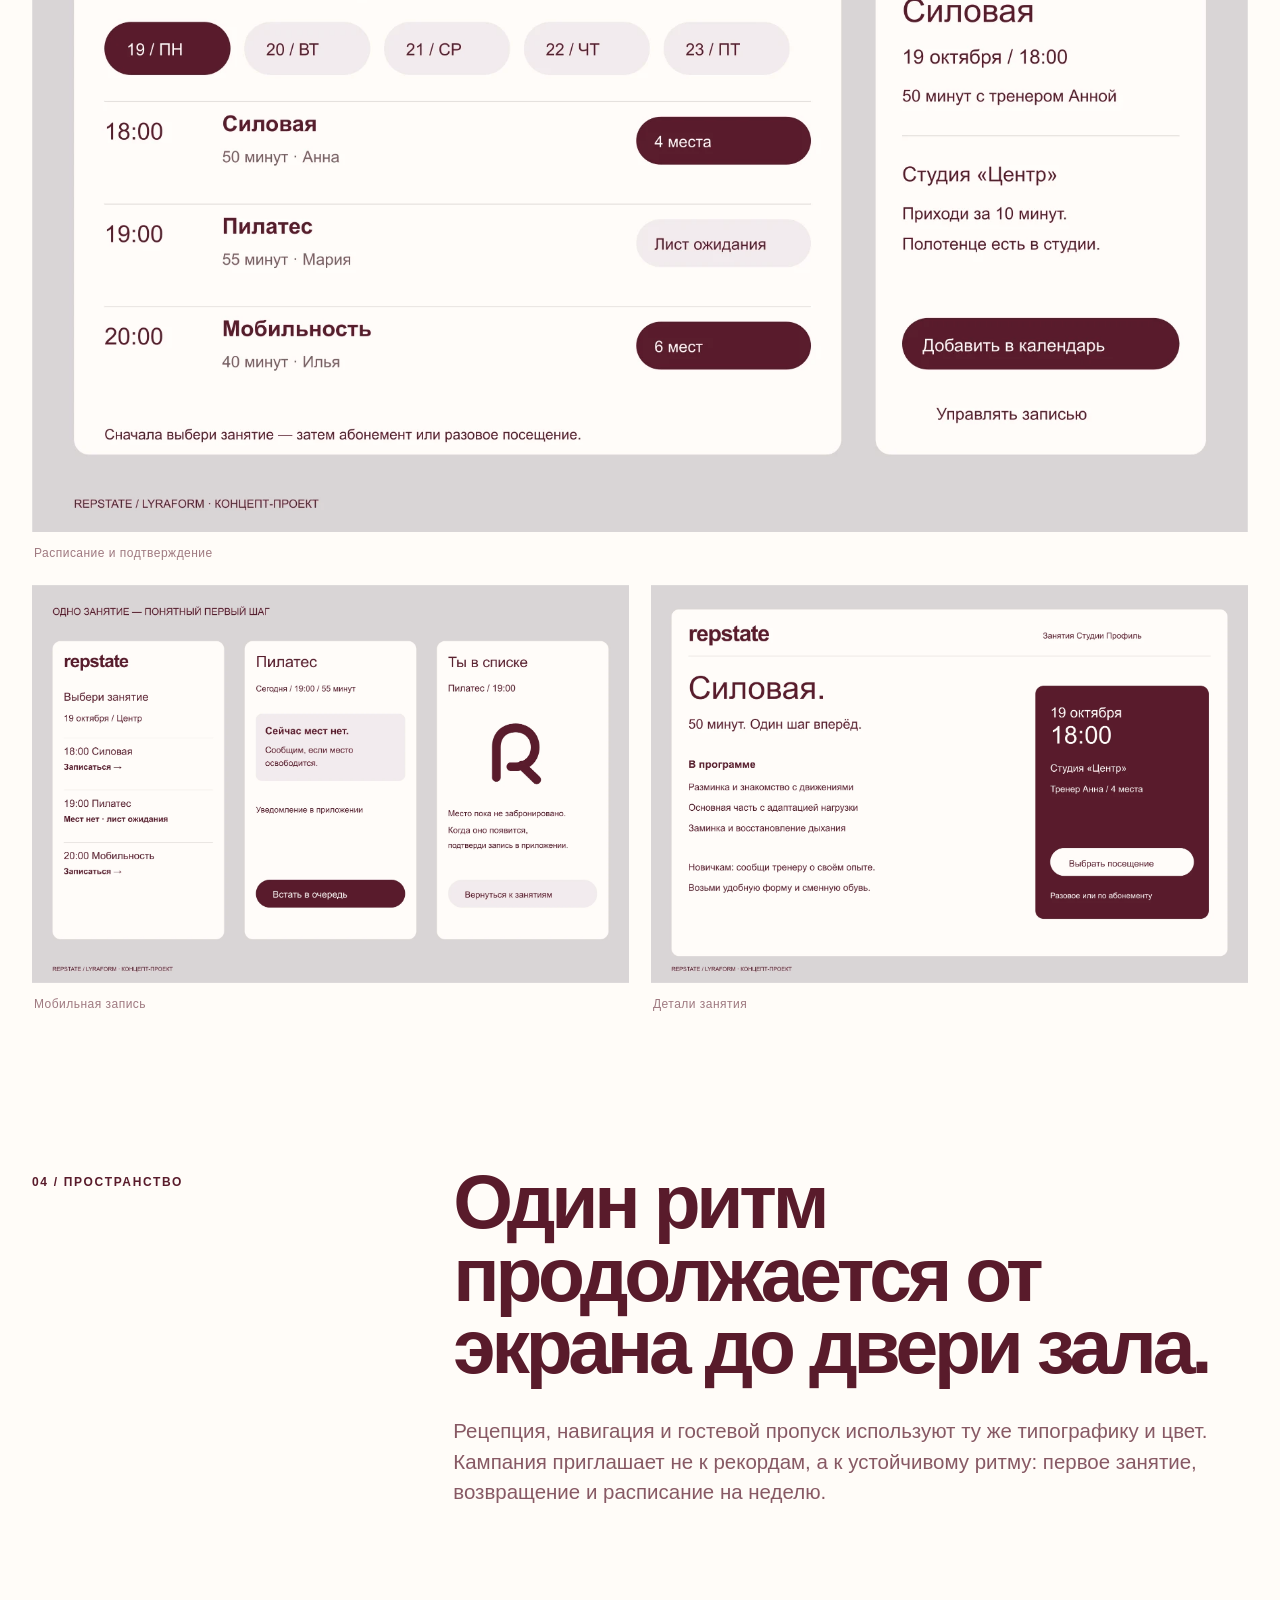
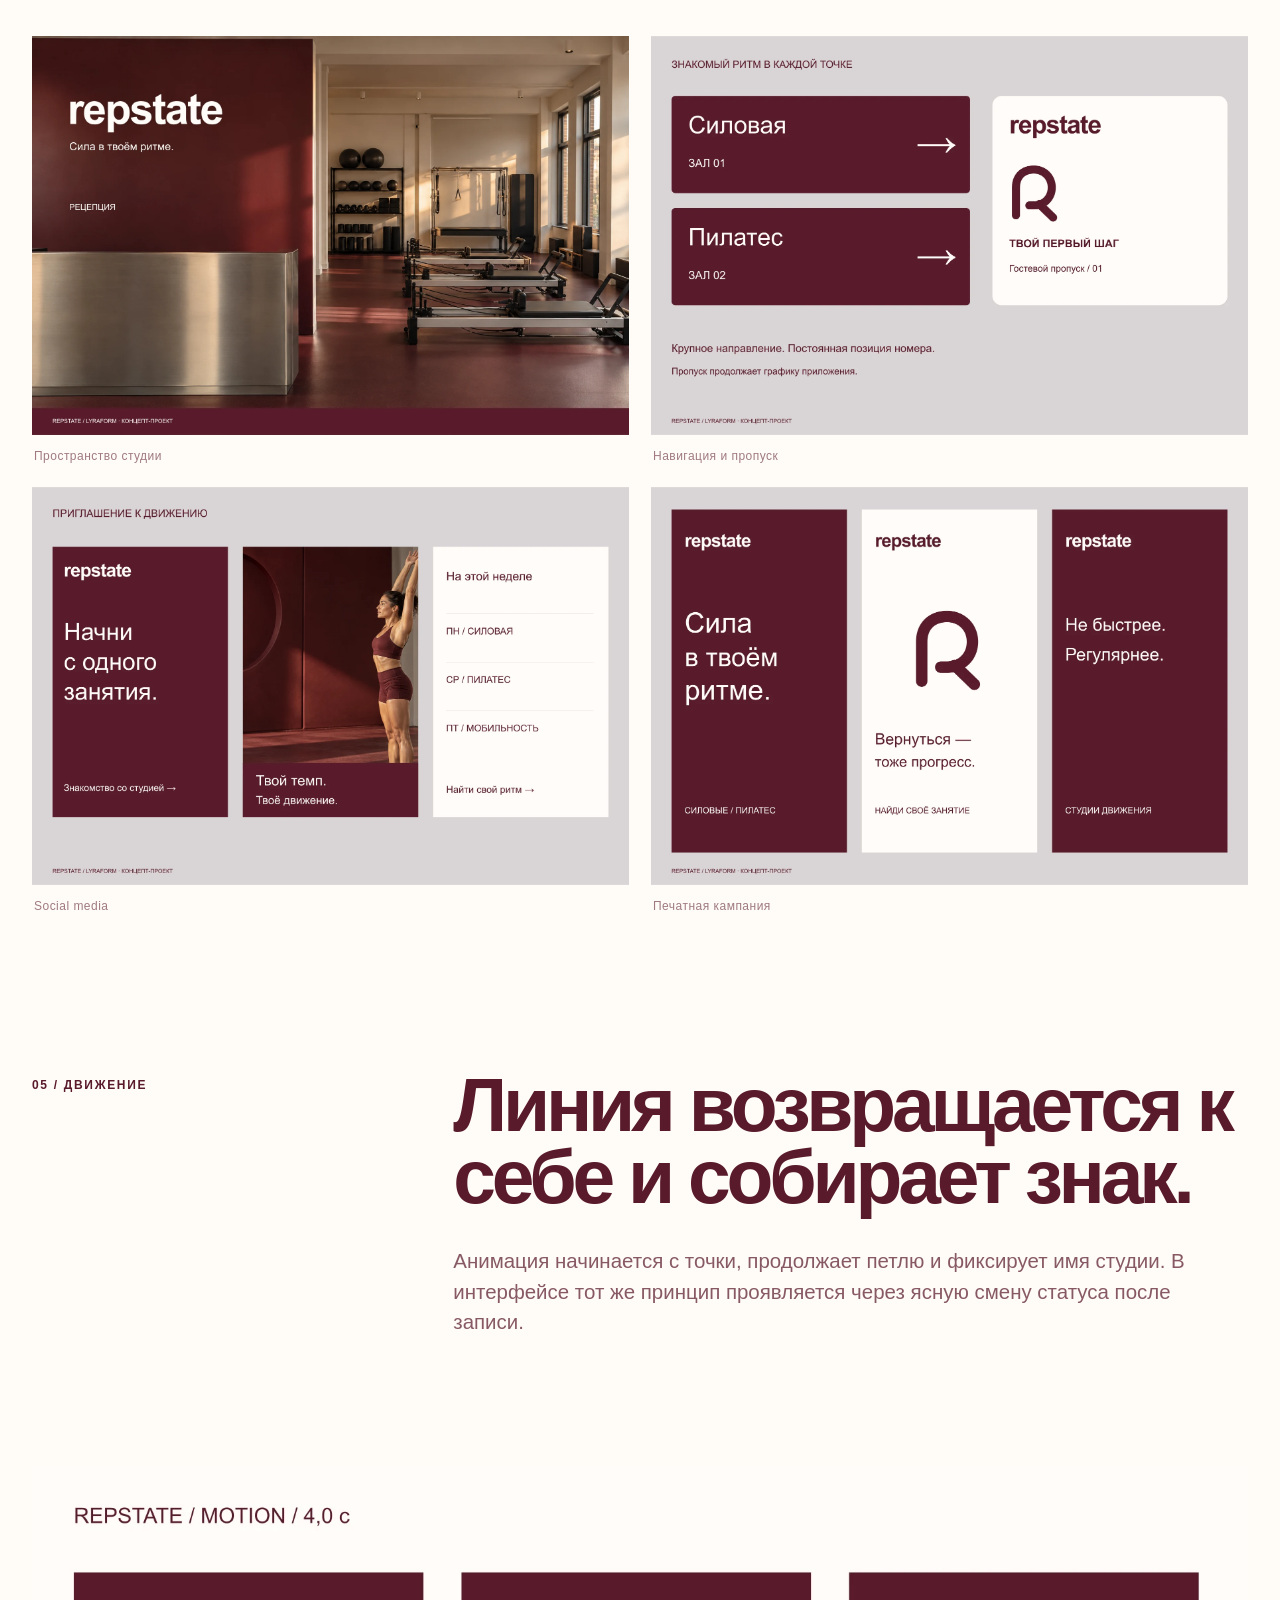
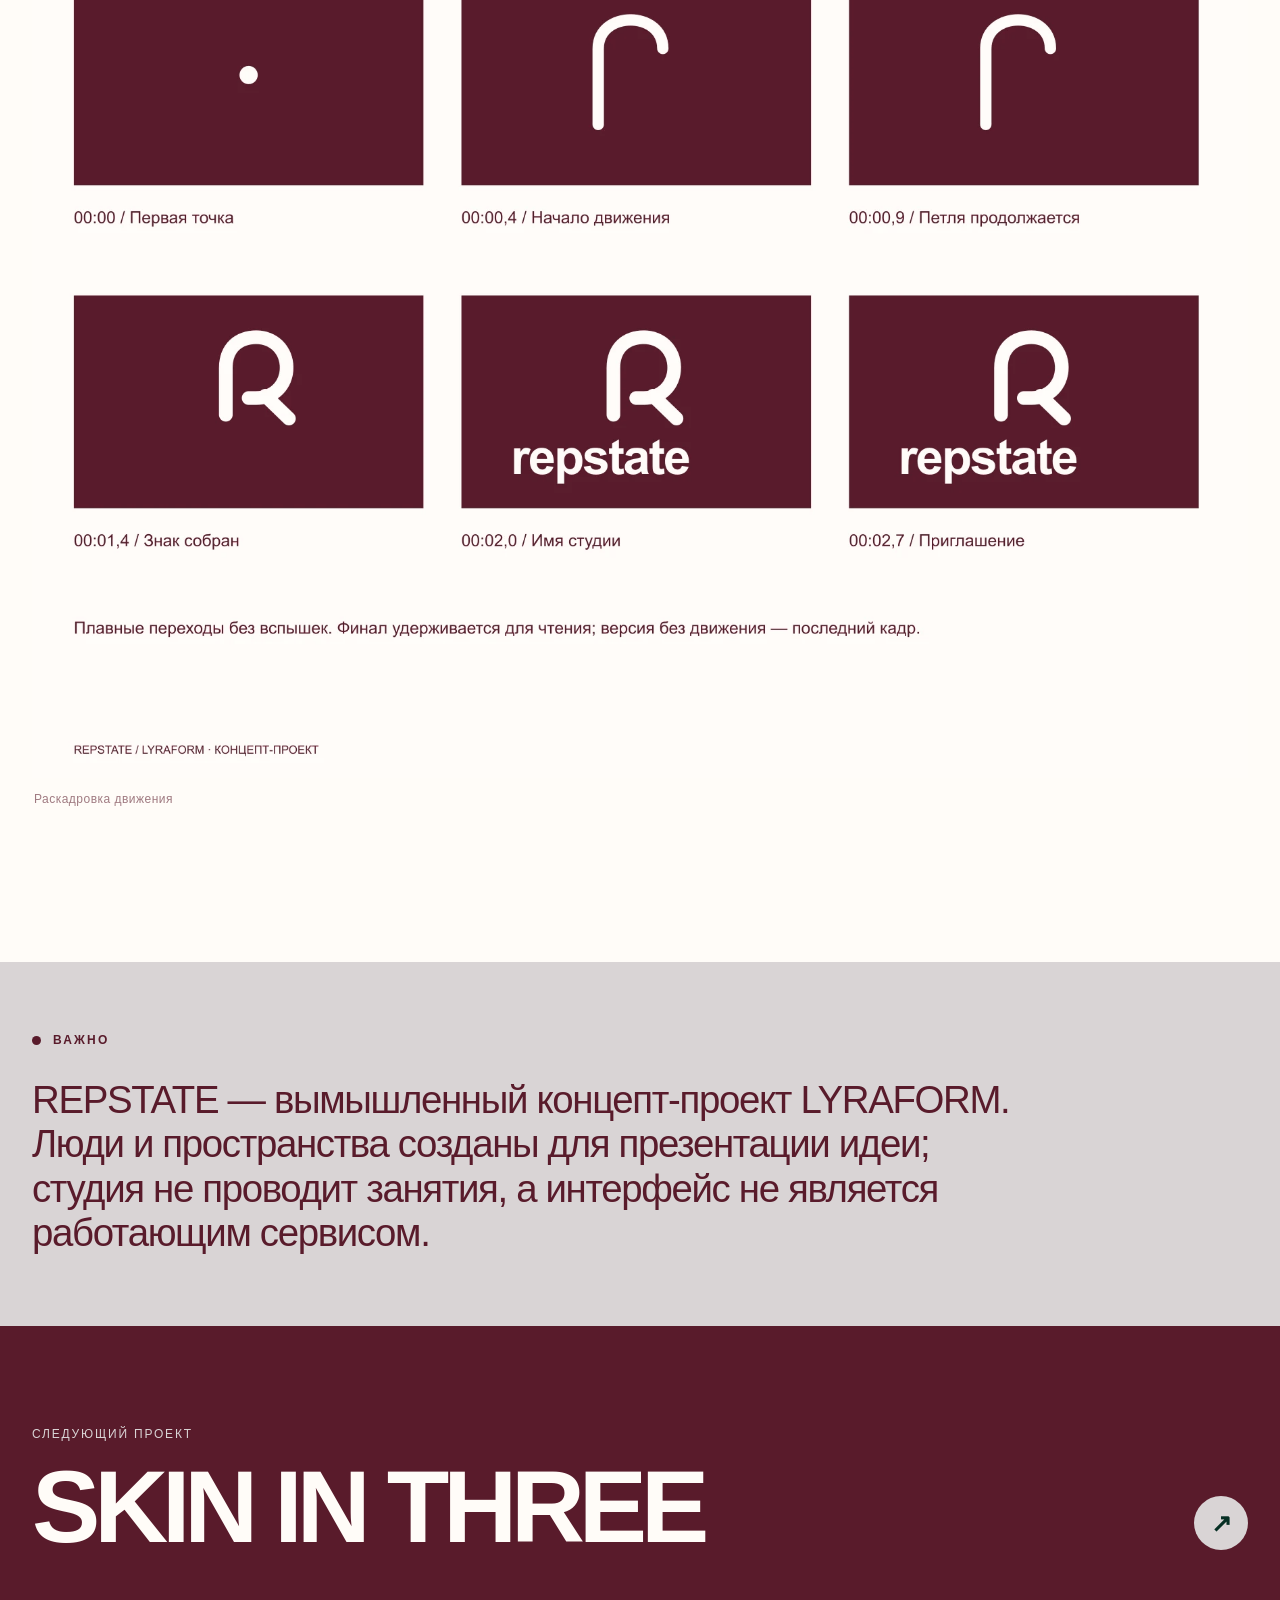
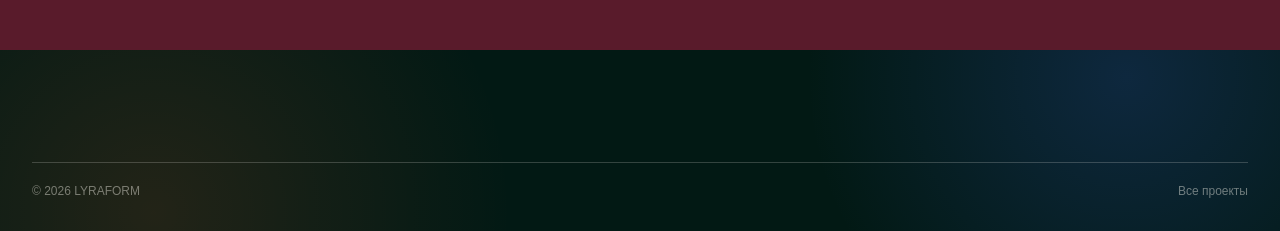
<file: case-repstate.html>
<!doctype html>
<html lang="ru">
<head>
  <meta charset="utf-8">
  <meta name="viewport" content="width=device-width,initial-scale=1">
  <meta name="description" content="REPSTATE — концепт бренда фитнес-студии и цифрового сервиса записи.">
  <title>REPSTATE — проект LYRAFORM</title>
  <link rel="stylesheet" href="assets/style-v4.css">
</head>
<body class="portfolio-case case-repstate">
  <a class="skip" href="#main">К содержанию</a>
  <header class="site-header"><nav class="nav shell" aria-label="Основная навигация"><a class="logo" href="index.html">lyraform<span>.</span></a><button class="menu-btn" aria-expanded="false" aria-controls="nav-links">Меню</button><div class="nav-links" id="nav-links"><a aria-current="page" href="projects.html">Проекты</a><a href="services.html">Услуги</a><a href="about.html">О нас</a><a href="careers.html">Вакансии</a><a class="nav-cta" href="contacts.html">Обсудить проект</a></div></nav></header>
  <main id="main">
    <section class="work-cover"><img src="assets/projects/repstate/01-cover.webp" alt="Спортсменка в студии REPSTATE и слоган Сила в твоём ритме"></section>
    <section class="work-heading">
      <div class="shell">
        <div class="work-heading-top"><span class="eyebrow">Концепт-проект · Фитнес</span><span class="work-index">02 / 03</span></div>
        <h1>Repstate</h1>
        <div class="work-summary"><p class="work-lead">Сила в твоём ритме.</p><p>Бренд небольших фитнес-студий и сервис записи, которые помогают начать с одного понятного занятия и спокойно вернуться к следующему.</p></div>
        <div class="work-tags"><span>Позиционирование</span><span>Айдентика</span><span>Product design</span><span>Пространство</span><span>Кампания</span></div>
      </div>
    </section>
    <section class="work-story">
      <div class="shell work-copy-grid reveal"><div class="work-section-label">01 / Задача</div><div><h2>Связать знакомство со студией с реальной записью.</h2><p>Взрослому человеку важнее удобное время, понятная нагрузка и спокойное отношение, чем спортивное давление. Система должна показать формат, тренера и наличие мест, объяснить первый визит и честно обработать заполненную группу.</p></div></div>
      <figure class="work-media work-media-wide reveal"><img src="assets/projects/repstate/02-signature-wide.webp" alt="Панорамный главный образ REPSTATE с монограммой и направлениями занятий"><figcaption>Главный образ соединяет физическое движение и повторяемый ритм.</figcaption></figure>
      <div class="shell work-copy-grid reveal"><div class="work-section-label">02 / Идея</div><div><h2>Возвращение становится основой бренда.</h2><p>Петля в знаке напоминает о следующем занятии. Один глубокий винный цвет объединяет коммуникацию, интерфейс и пространство. Сдержанная система не спорит с человеком и оставляет достаточно воздуха для движения.</p></div></div>
      <div class="shell work-gallery two reveal"><figure><img src="assets/projects/repstate/03-identity.webp" alt="Логотип, монограмма и палитра REPSTATE"><figcaption>Айдентика и петля-монограмма</figcaption></figure><figure><img src="assets/projects/repstate/04-type-color.webp" alt="Типографическая и цветовая система REPSTATE"><figcaption>Типографика и цвет</figcaption></figure></div>
      <div class="shell work-copy-grid reveal"><div class="work-section-label">03 / Продукт</div><div><h2>Одно занятие — понятный первый шаг.</h2><p>Расписание показывает даты, направления и свободные места. Экран занятия раскрывает программу, длительность и подготовку. Если группа заполнена, пользователь видит честный лист ожидания, а не ложное подтверждение брони.</p></div></div>
      <div class="shell work-gallery digital reveal"><figure class="span-two"><img src="assets/projects/repstate/05-schedule-desktop.webp" alt="Расписание занятий REPSTATE на большом экране"><figcaption>Расписание и подтверждение</figcaption></figure><figure><img src="assets/projects/repstate/06-booking-mobile.webp" alt="Мобильный сценарий записи и лист ожидания REPSTATE"><figcaption>Мобильная запись</figcaption></figure><figure><img src="assets/projects/repstate/11-class-detail.webp" alt="Экран деталей занятия REPSTATE"><figcaption>Детали занятия</figcaption></figure></div>
      <div class="shell work-copy-grid reveal"><div class="work-section-label">04 / Пространство</div><div><h2>Один ритм продолжается от экрана до двери зала.</h2><p>Рецепция, навигация и гостевой пропуск используют ту же типографику и цвет. Кампания приглашает не к рекордам, а к устойчивому ритму: первое занятие, возвращение и расписание на неделю.</p></div></div>
      <div class="shell work-gallery two reveal"><figure><img src="assets/projects/repstate/07-studio-environment.webp" alt="Винная стена, рецепция и зал студии REPSTATE"><figcaption>Пространство студии</figcaption></figure><figure><img src="assets/projects/repstate/08-wayfinding.webp" alt="Навигация залов и гостевой пропуск REPSTATE"><figcaption>Навигация и пропуск</figcaption></figure><figure><img src="assets/projects/repstate/09-social.webp" alt="Серия социальных публикаций REPSTATE"><figcaption>Social media</figcaption></figure><figure><img src="assets/projects/repstate/12-launch-posters.webp" alt="Печатная кампания REPSTATE о регулярности занятий"><figcaption>Печатная кампания</figcaption></figure></div>
      <div class="shell work-copy-grid reveal"><div class="work-section-label">05 / Движение</div><div><h2>Линия возвращается к себе и собирает знак.</h2><p>Анимация начинается с точки, продолжает петлю и фиксирует имя студии. В интерфейсе тот же принцип проявляется через ясную смену статуса после записи.</p></div></div>
      <figure class="work-media work-media-contained reveal"><img src="assets/projects/repstate/10-motion-storyboard.webp" alt="Шесть кадров анимации монограммы REPSTATE"><figcaption>Раскадровка движения</figcaption></figure>
      <section class="work-disclosure"><div class="shell"><span class="eyebrow">Важно</span><p>REPSTATE — вымышленный концепт-проект LYRAFORM. Люди и пространства созданы для презентации идеи; студия не проводит занятия, а интерфейс не является работающим сервисом.</p></div></section>
    </section>
    <section class="next-case"><div class="shell"><a href="case-skin-in-three.html"><span><small>Следующий проект</small><strong>Skin in Three</strong></span><span class="arrow" aria-hidden="true"></span></a></div></section>
  </main>
  <footer class="site-footer"><div class="shell"><div class="footer-bottom"><span>© <span data-year></span> LYRAFORM</span><a href="projects.html">Все проекты</a></div></div></footer>
  <script src="assets/app.js"></script>
</body>
</html>
</file>
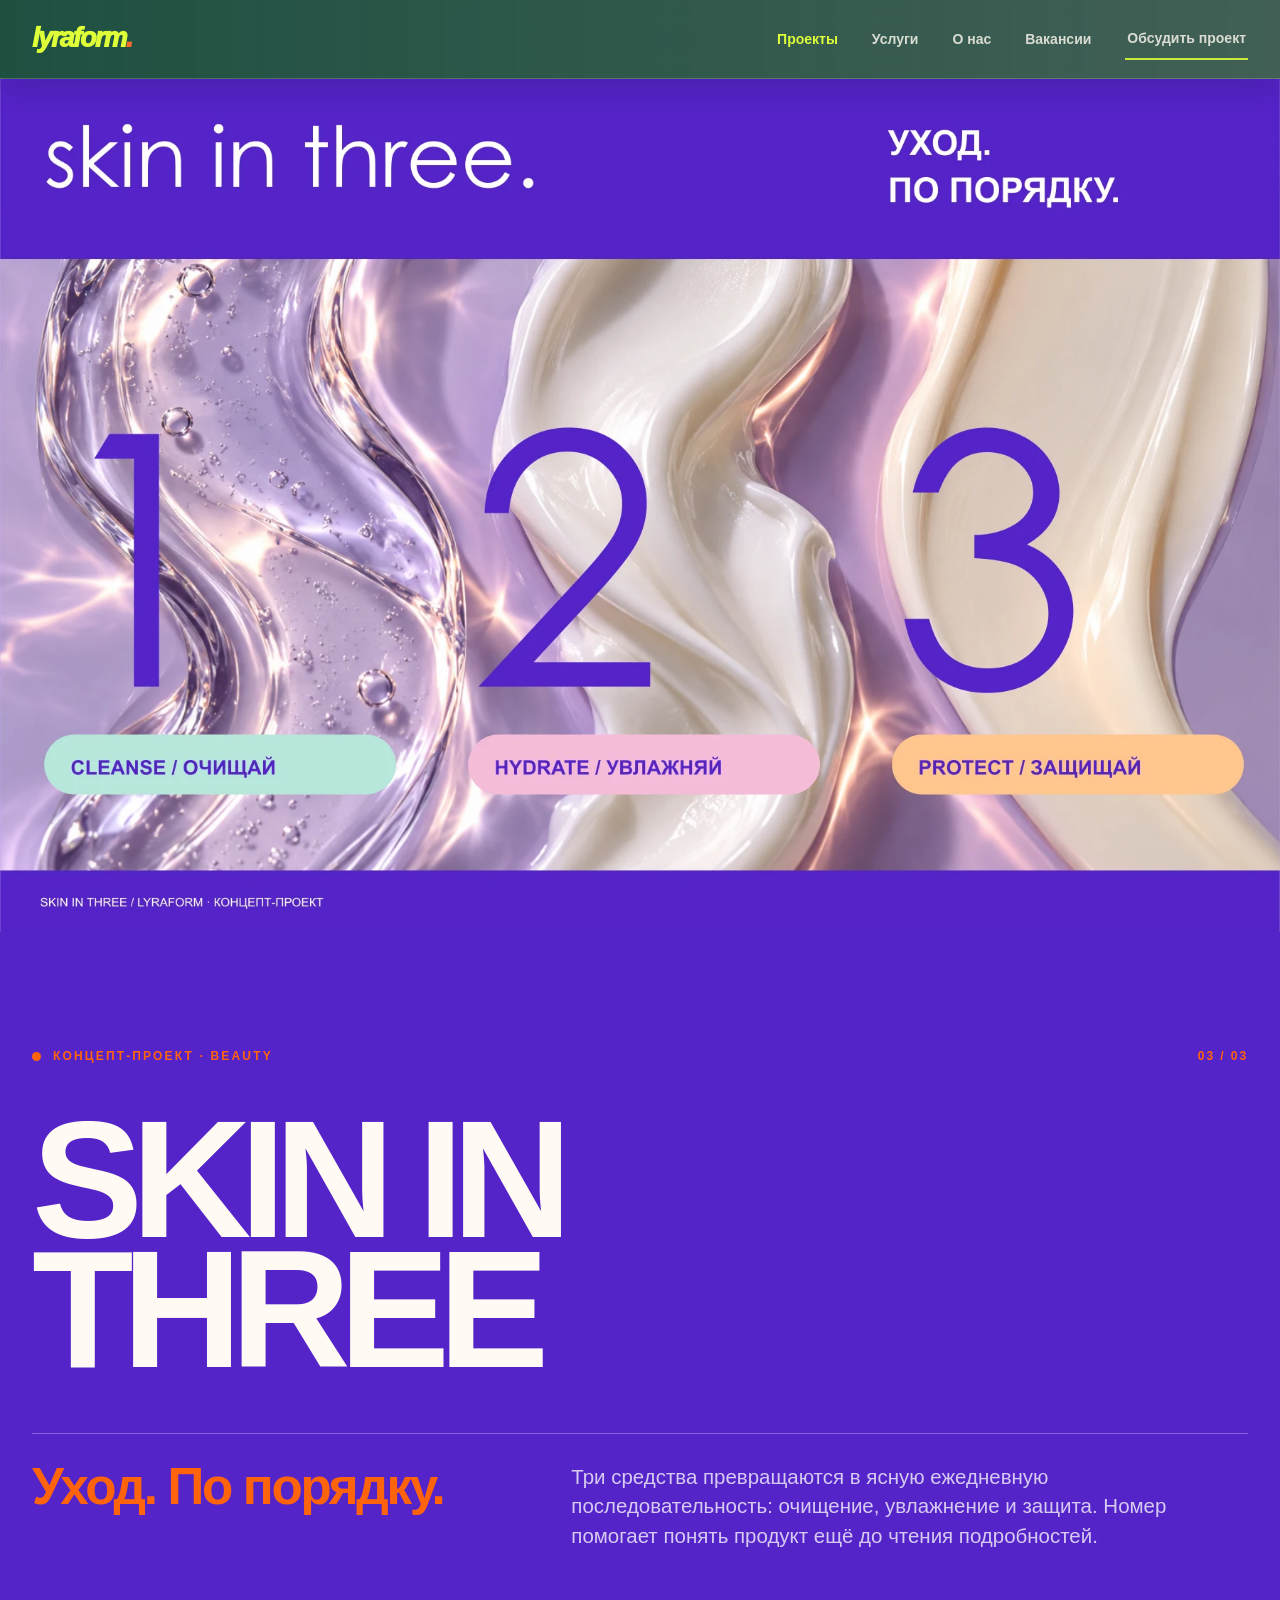
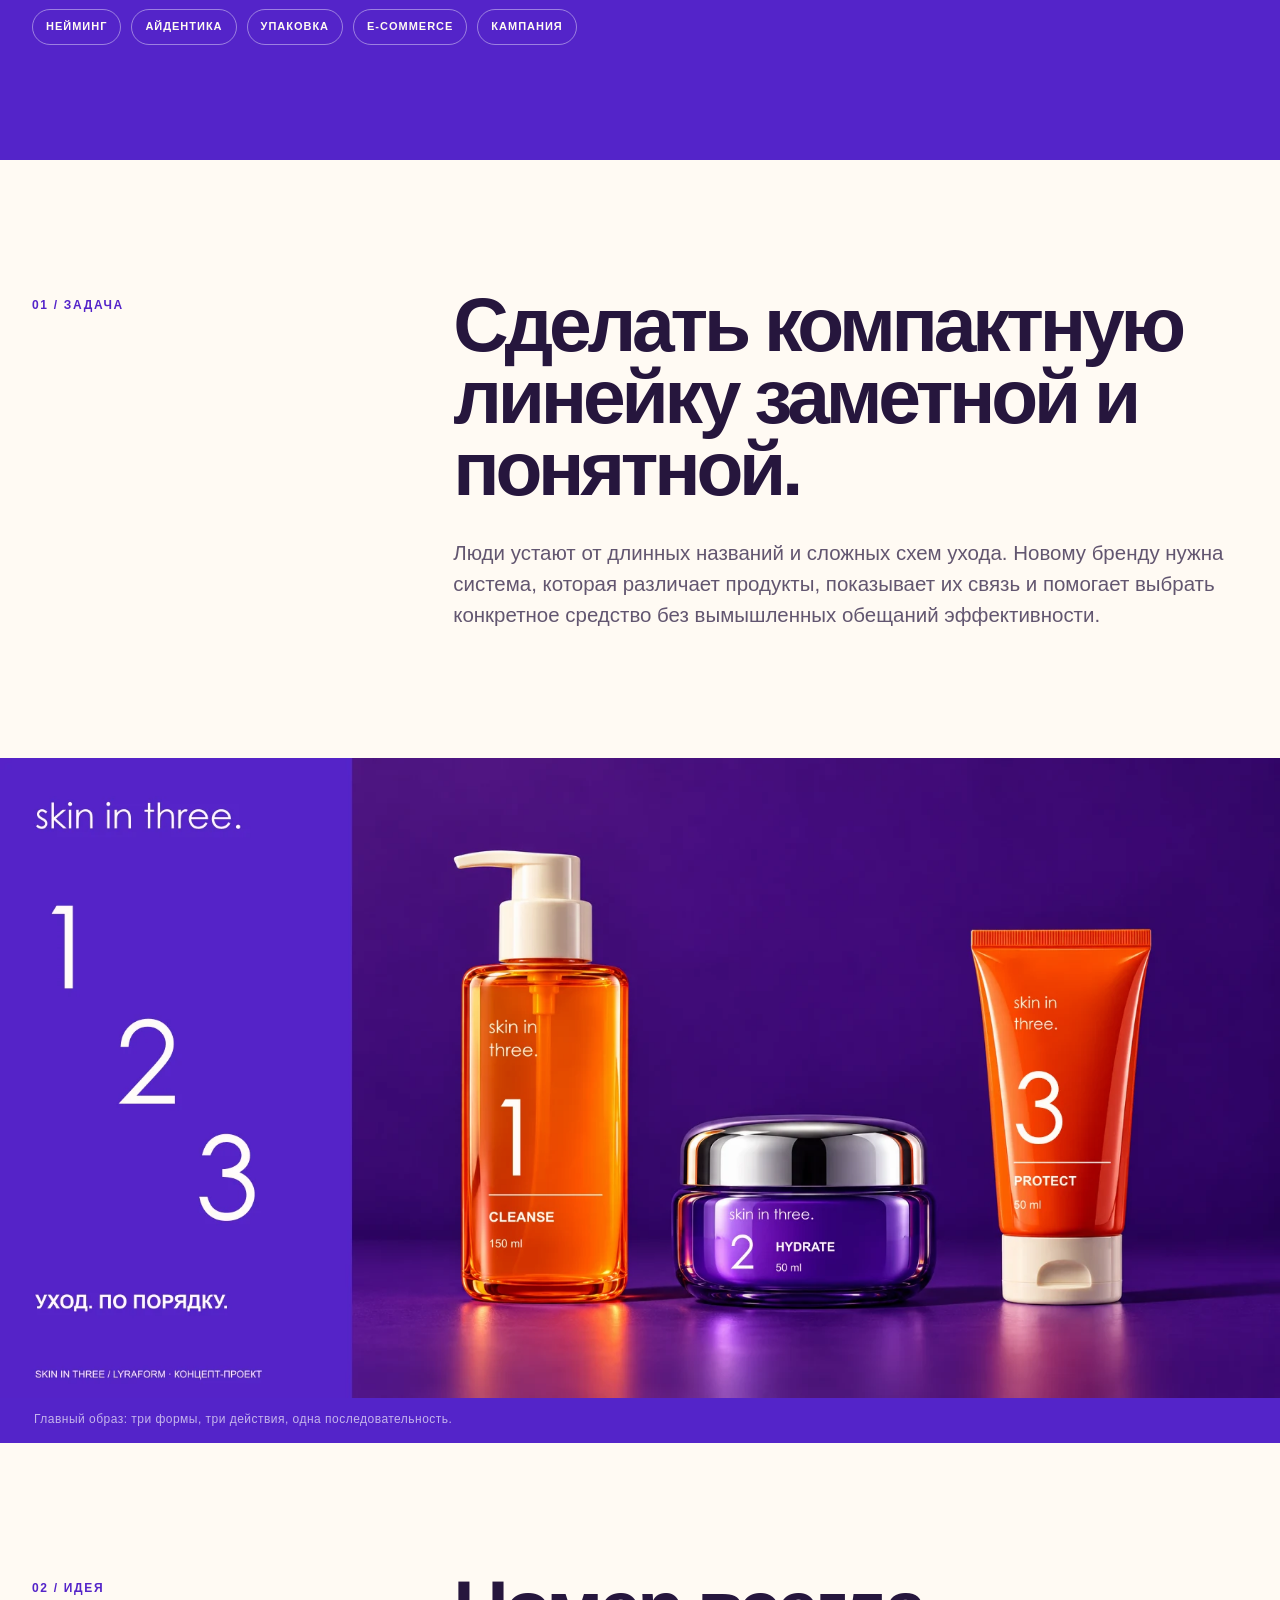
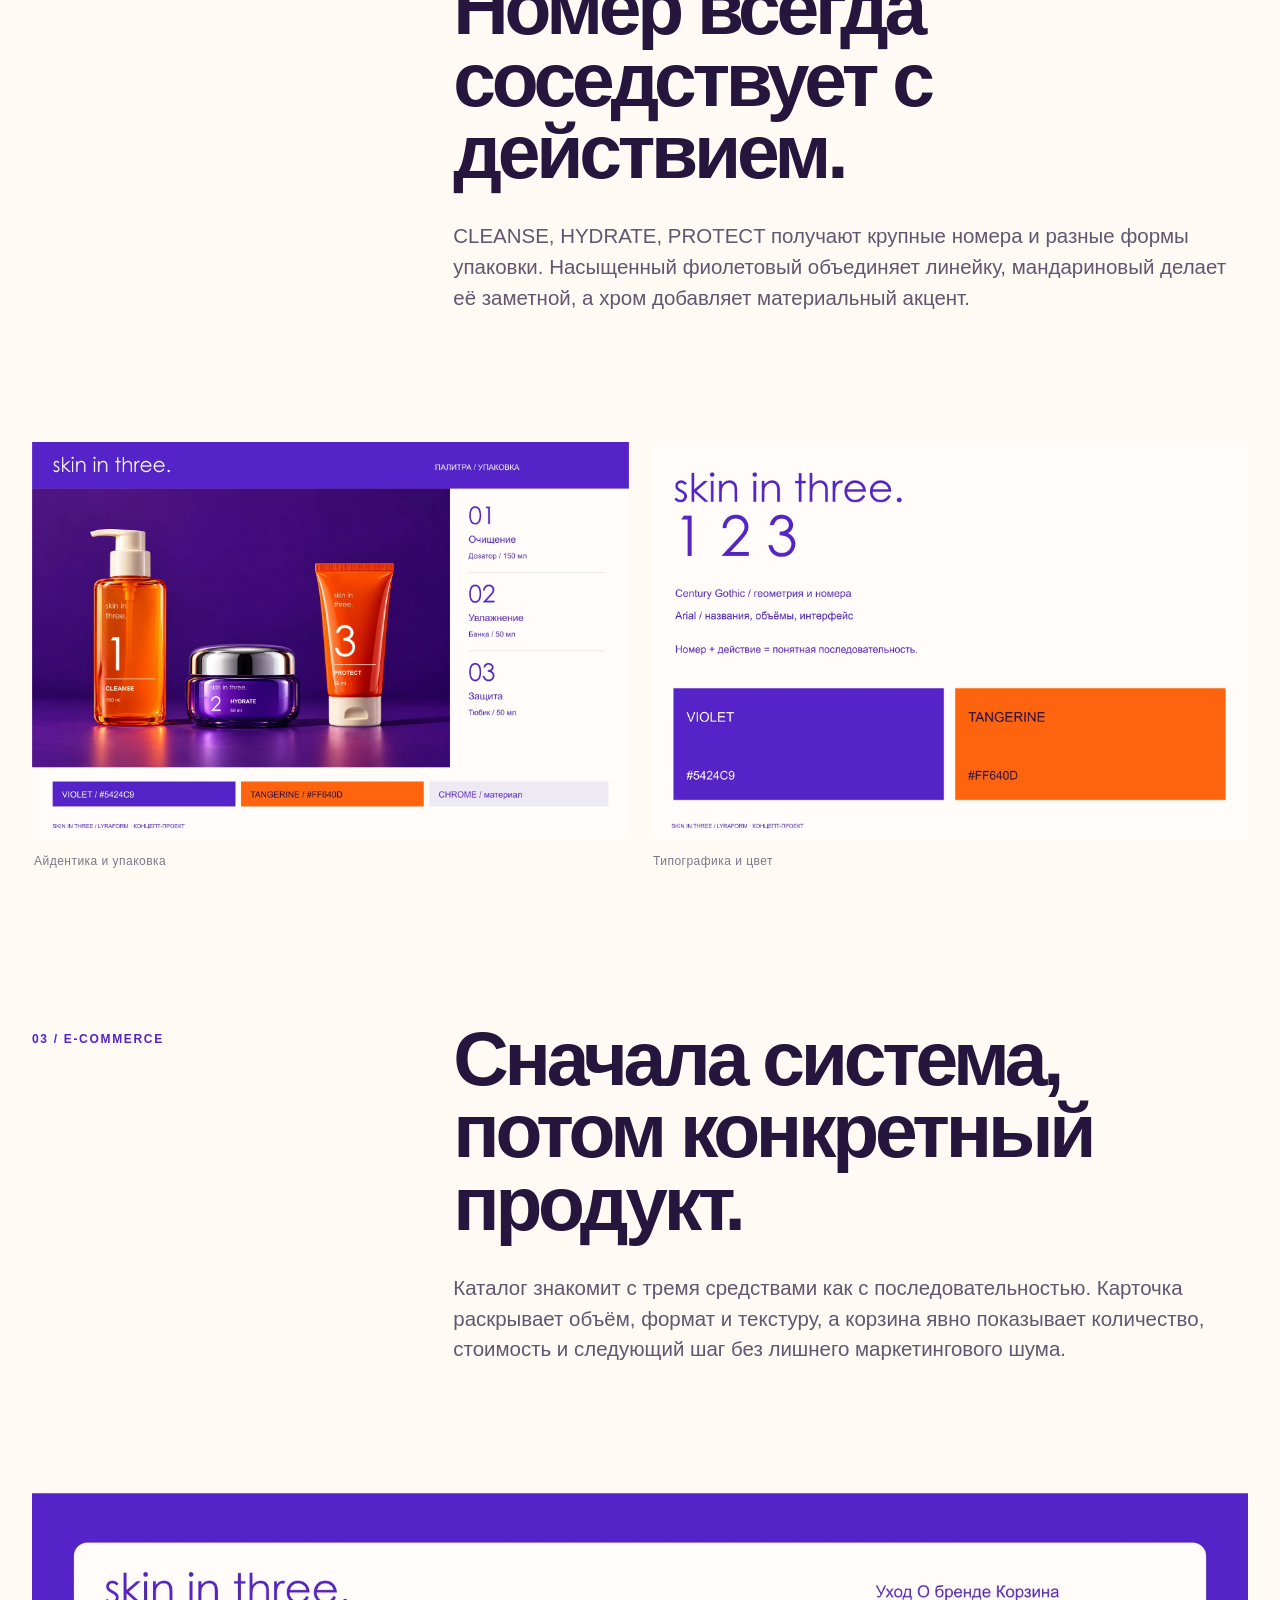
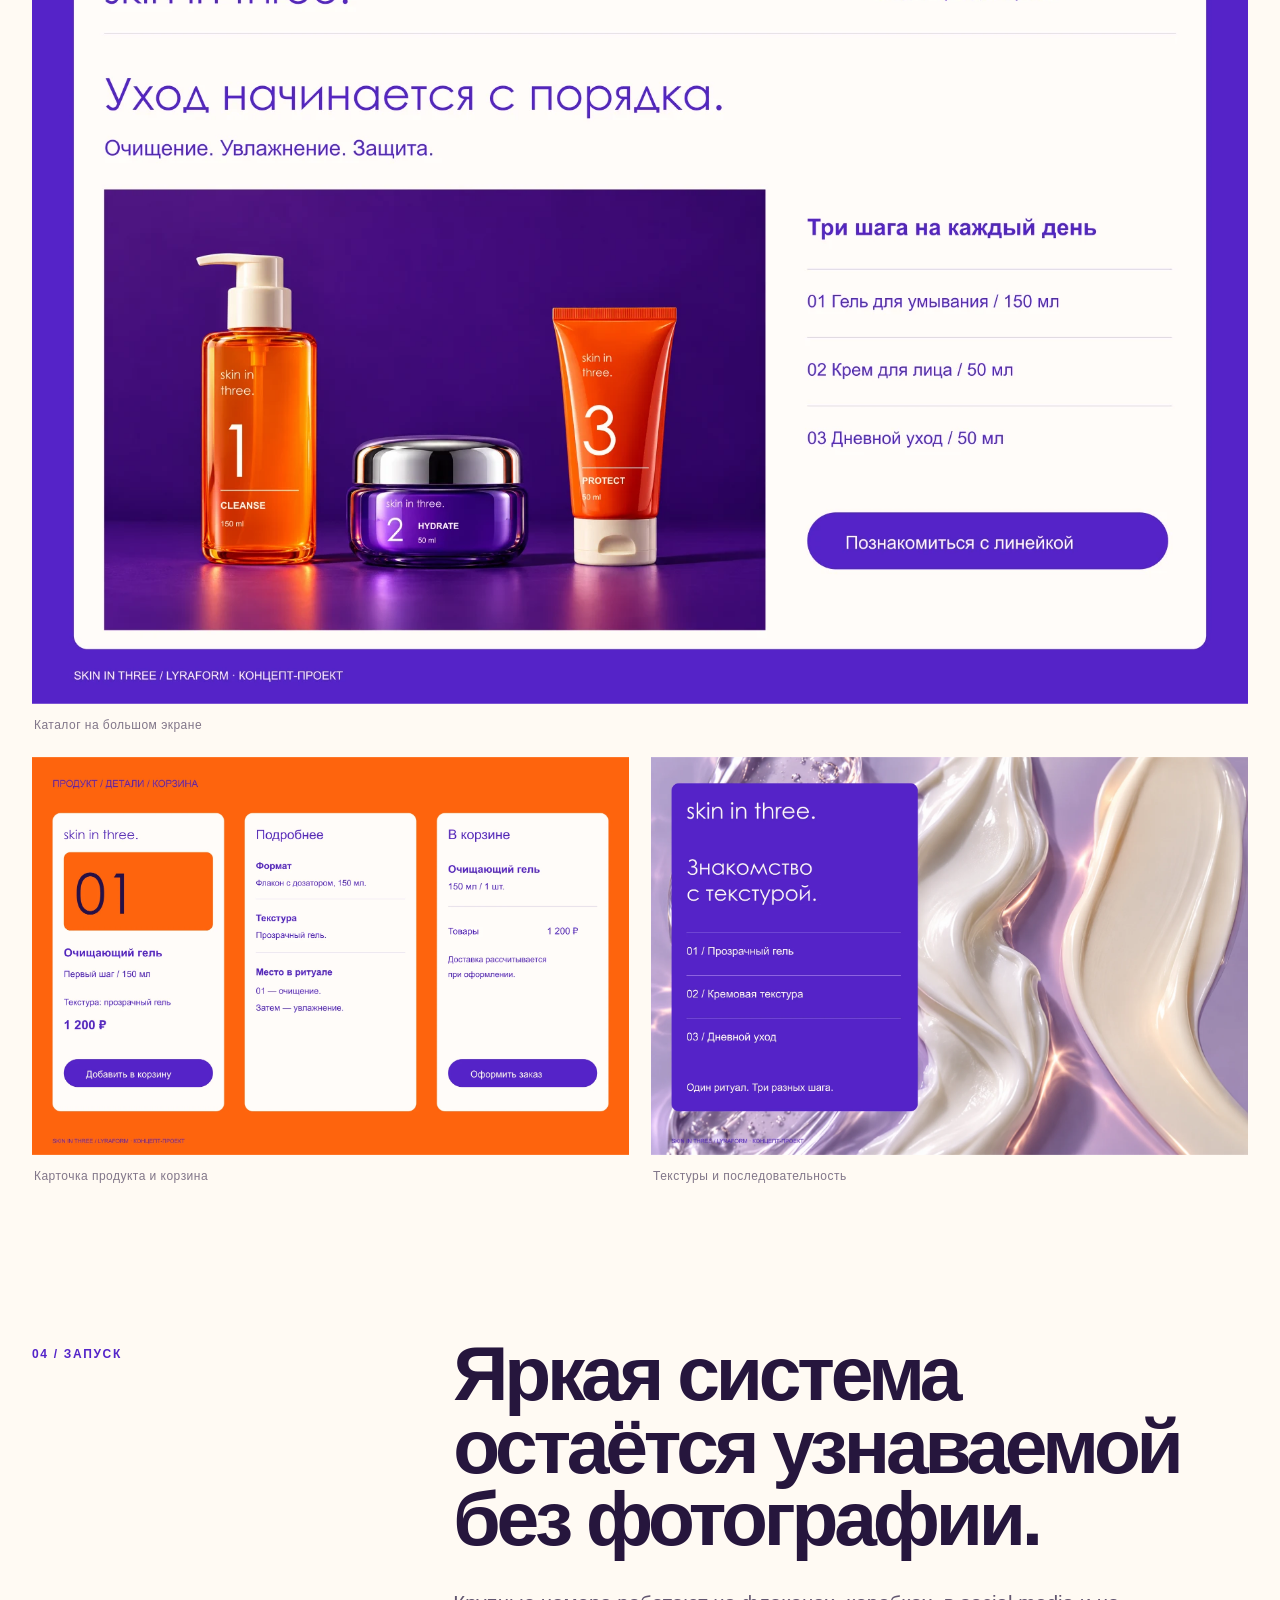
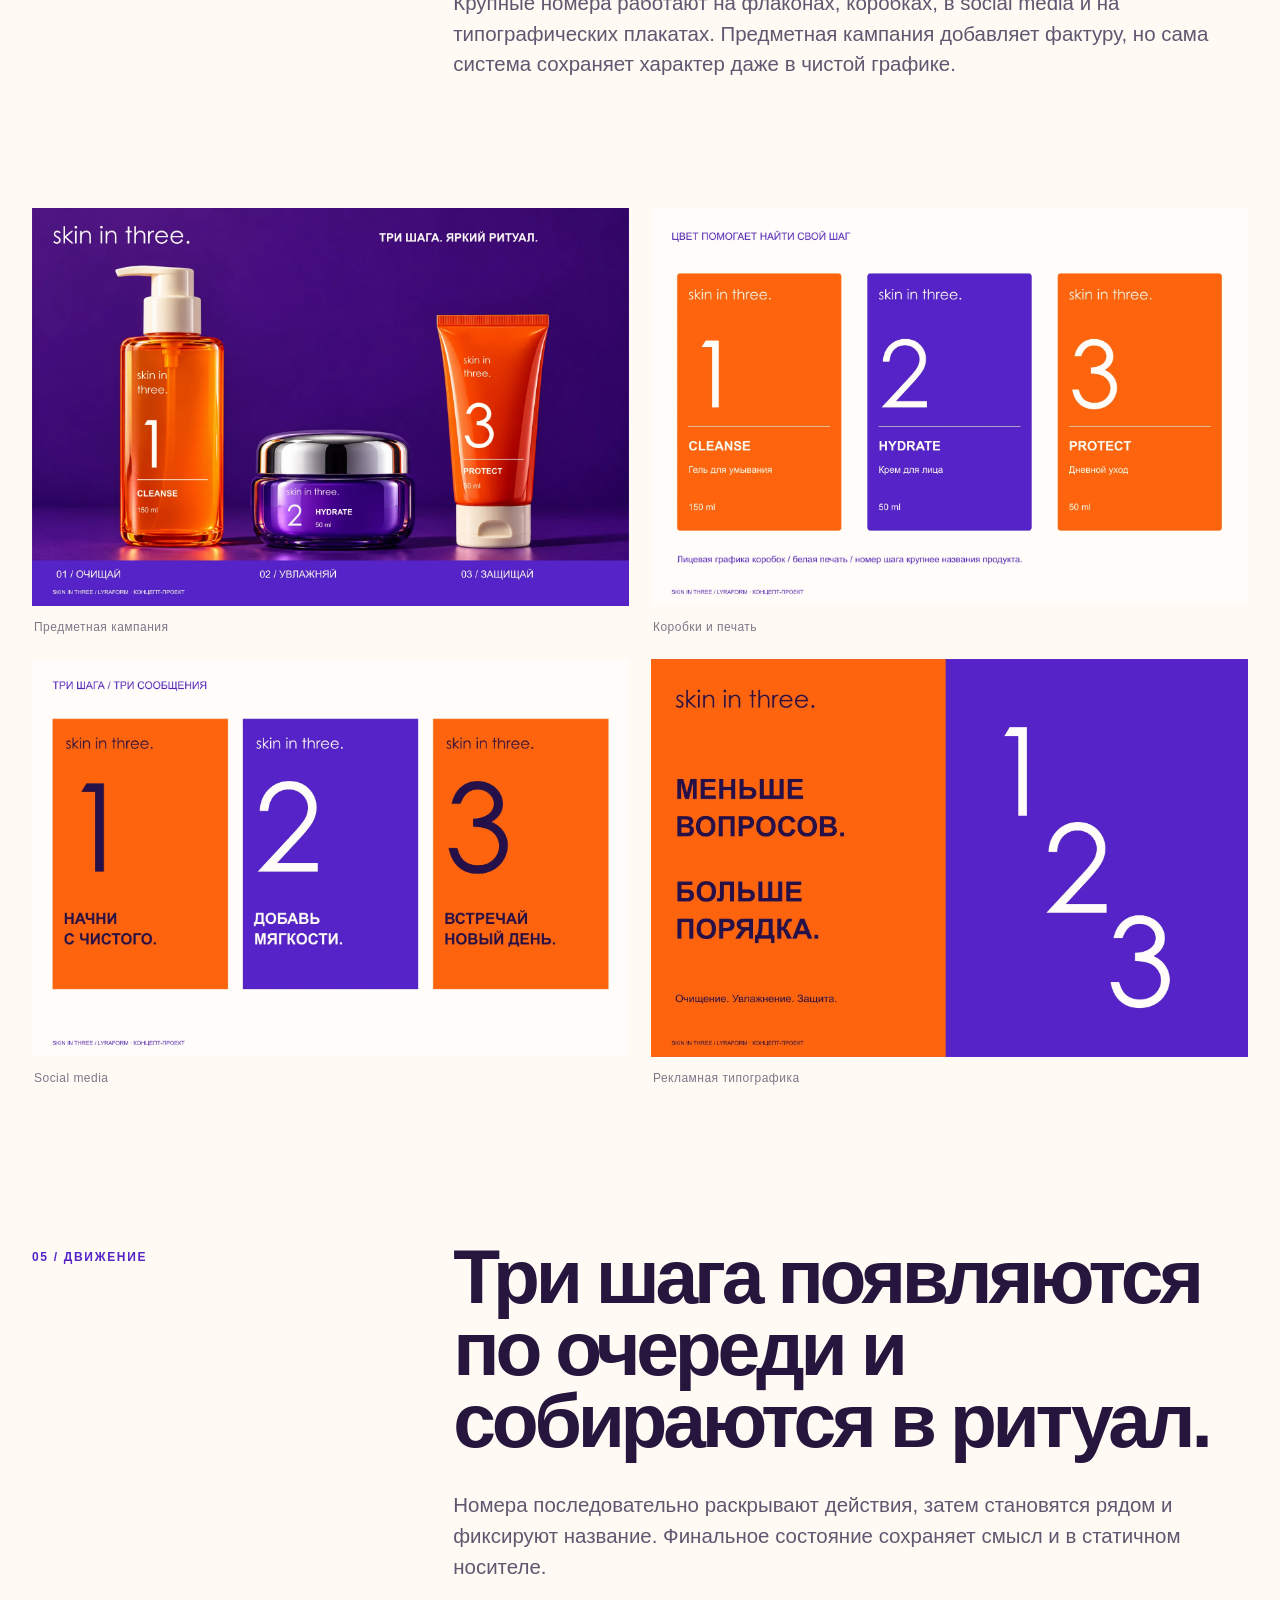
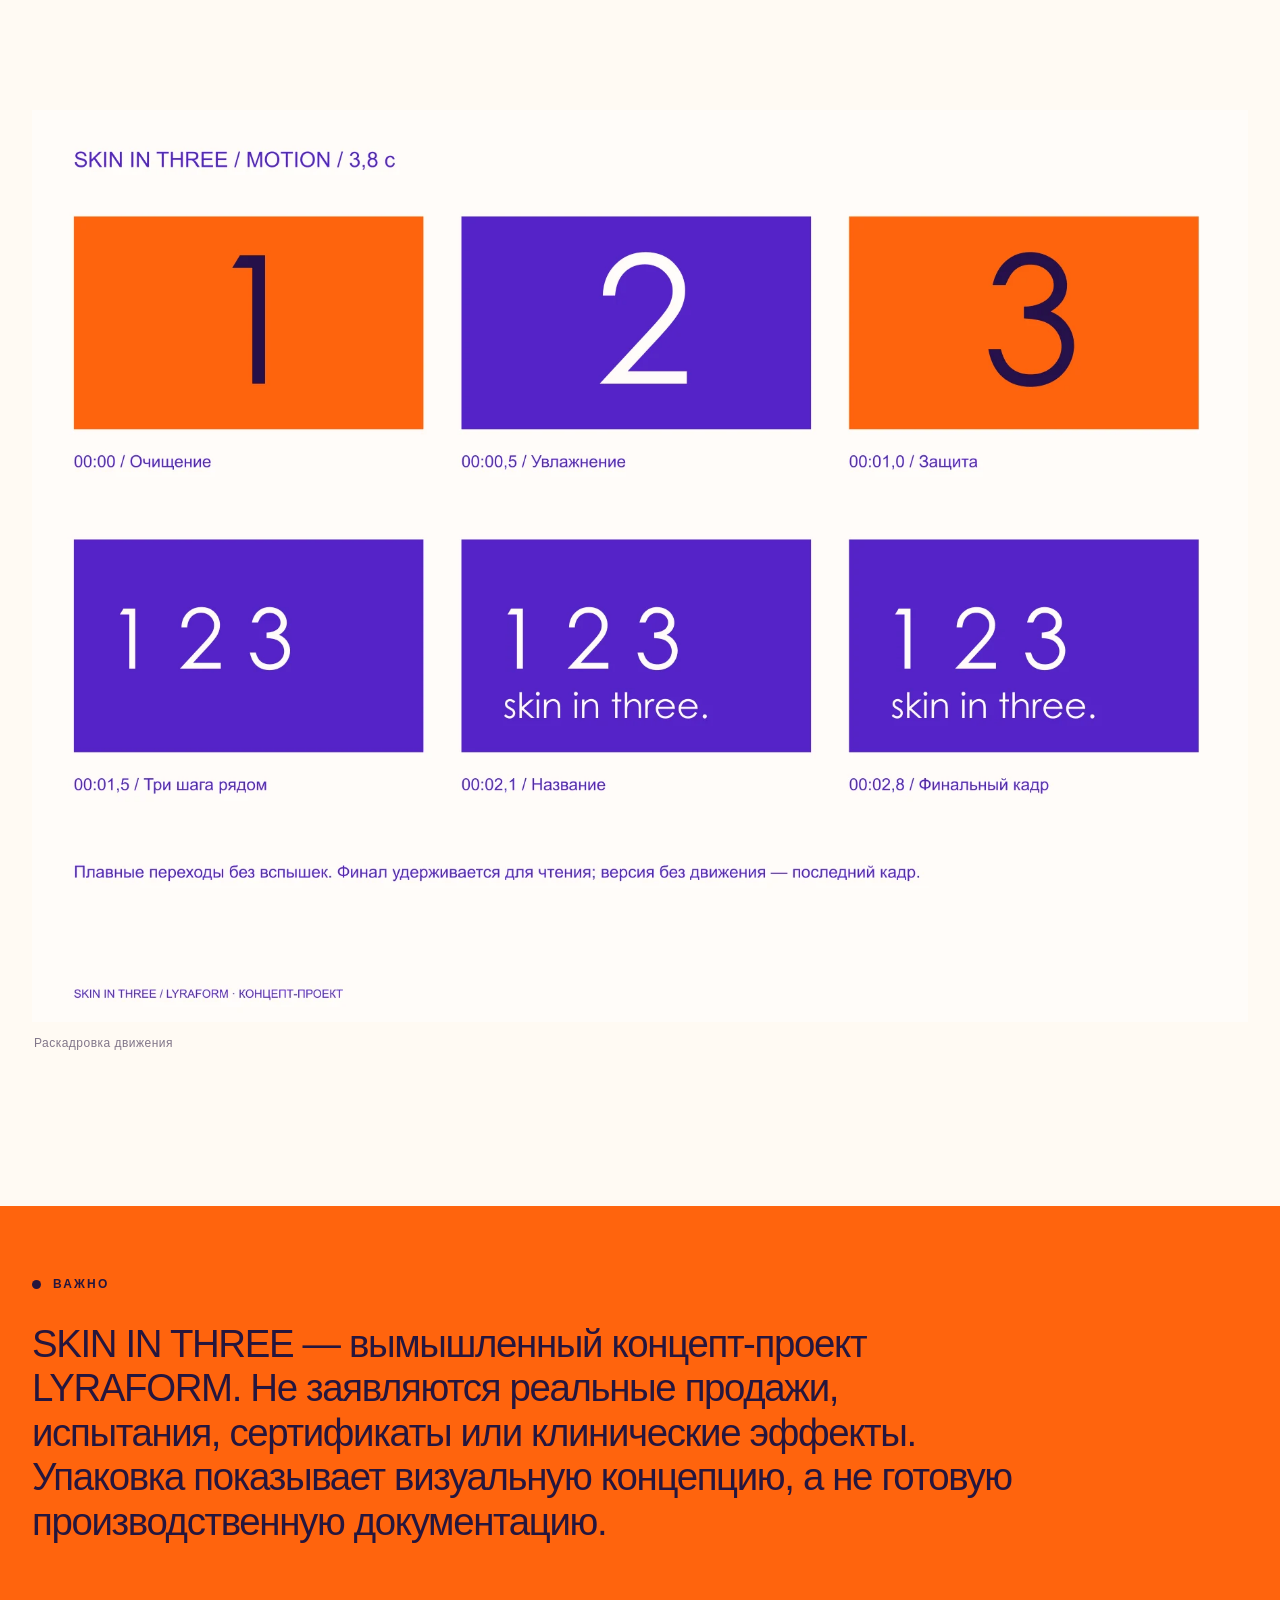
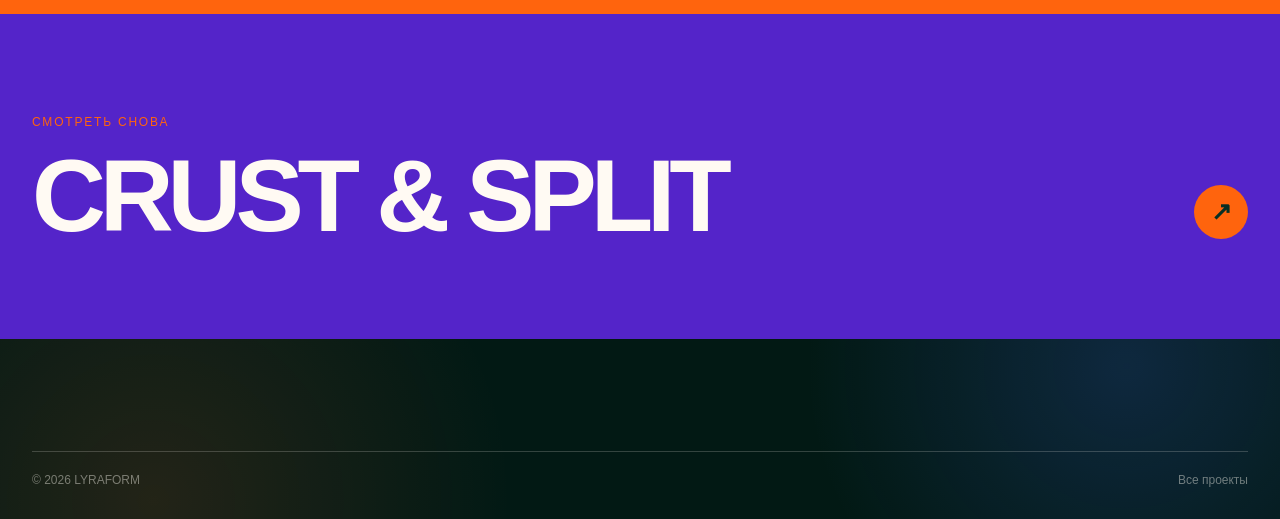
<file: case-skin-in-three.html>
<!doctype html>
<html lang="ru">
<head>
  <meta charset="utf-8">
  <meta name="viewport" content="width=device-width,initial-scale=1">
  <meta name="description" content="SKIN IN THREE — концепт яркой марки ежедневного ухода: айдентика, упаковка, e-commerce и кампания.">
  <title>SKIN IN THREE — проект LYRAFORM</title>
  <link rel="stylesheet" href="assets/style-v4.css">
</head>
<body class="portfolio-case case-skin">
  <a class="skip" href="#main">К содержанию</a>
  <header class="site-header"><nav class="nav shell" aria-label="Основная навигация"><a class="logo" href="index.html">lyraform<span>.</span></a><button class="menu-btn" aria-expanded="false" aria-controls="nav-links">Меню</button><div class="nav-links" id="nav-links"><a aria-current="page" href="projects.html">Проекты</a><a href="services.html">Услуги</a><a href="about.html">О нас</a><a href="careers.html">Вакансии</a><a class="nav-cta" href="contacts.html">Обсудить проект</a></div></nav></header>
  <main id="main">
    <section class="work-cover"><img src="assets/projects/skin-in-three/01-cover.webp" alt="Три текстуры ухода и крупные номера 1, 2, 3 SKIN IN THREE"></section>
    <section class="work-heading">
      <div class="shell">
        <div class="work-heading-top"><span class="eyebrow">Концепт-проект · Beauty</span><span class="work-index">03 / 03</span></div>
        <h1>Skin in<br>Three</h1>
        <div class="work-summary"><p class="work-lead">Уход. По порядку.</p><p>Три средства превращаются в ясную ежедневную последовательность: очищение, увлажнение и защита. Номер помогает понять продукт ещё до чтения подробностей.</p></div>
        <div class="work-tags"><span>Нейминг</span><span>Айдентика</span><span>Упаковка</span><span>E-commerce</span><span>Кампания</span></div>
      </div>
    </section>
    <section class="work-story">
      <div class="shell work-copy-grid reveal"><div class="work-section-label">01 / Задача</div><div><h2>Сделать компактную линейку заметной и понятной.</h2><p>Люди устают от длинных названий и сложных схем ухода. Новому бренду нужна система, которая различает продукты, показывает их связь и помогает выбрать конкретное средство без вымышленных обещаний эффективности.</p></div></div>
      <figure class="work-media work-media-wide reveal"><img src="assets/projects/skin-in-three/02-signature-wide.webp" alt="Три продукта SKIN IN THREE на насыщенном фиолетовом фоне"><figcaption>Главный образ: три формы, три действия, одна последовательность.</figcaption></figure>
      <div class="shell work-copy-grid reveal"><div class="work-section-label">02 / Идея</div><div><h2>Номер всегда соседствует с действием.</h2><p>CLEANSE, HYDRATE, PROTECT получают крупные номера и разные формы упаковки. Насыщенный фиолетовый объединяет линейку, мандариновый делает её заметной, а хром добавляет материальный акцент.</p></div></div>
      <div class="shell work-gallery two reveal"><figure><img src="assets/projects/skin-in-three/03-identity.webp" alt="Айдентика и три упаковки SKIN IN THREE"><figcaption>Айдентика и упаковка</figcaption></figure><figure><img src="assets/projects/skin-in-three/04-type-color.webp" alt="Типографика, номера и фирменные цвета SKIN IN THREE"><figcaption>Типографика и цвет</figcaption></figure></div>
      <div class="shell work-copy-grid reveal"><div class="work-section-label">03 / E-commerce</div><div><h2>Сначала система, потом конкретный продукт.</h2><p>Каталог знакомит с тремя средствами как с последовательностью. Карточка раскрывает объём, формат и текстуру, а корзина явно показывает количество, стоимость и следующий шаг без лишнего маркетингового шума.</p></div></div>
      <div class="shell work-gallery digital reveal"><figure class="span-two"><img src="assets/projects/skin-in-three/05-shop-desktop.webp" alt="Каталог SKIN IN THREE с тремя продуктами и последовательностью ухода"><figcaption>Каталог на большом экране</figcaption></figure><figure><img src="assets/projects/skin-in-three/06-product-mobile.webp" alt="Мобильные экраны продукта и корзины SKIN IN THREE"><figcaption>Карточка продукта и корзина</figcaption></figure><figure><img src="assets/projects/skin-in-three/11-texture-detail.webp" alt="Макротекстуры и три шага ухода SKIN IN THREE"><figcaption>Текстуры и последовательность</figcaption></figure></div>
      <div class="shell work-copy-grid reveal"><div class="work-section-label">04 / Запуск</div><div><h2>Яркая система остаётся узнаваемой без фотографии.</h2><p>Крупные номера работают на флаконах, коробках, в social media и на типографических плакатах. Предметная кампания добавляет фактуру, но сама система сохраняет характер даже в чистой графике.</p></div></div>
      <div class="shell work-gallery two reveal"><figure><img src="assets/projects/skin-in-three/07-product-campaign.webp" alt="Кампания линейки SKIN IN THREE на фиолетовом фоне"><figcaption>Предметная кампания</figcaption></figure><figure><img src="assets/projects/skin-in-three/08-carton-system.webp" alt="Три коробки SKIN IN THREE с крупными номерами"><figcaption>Коробки и печать</figcaption></figure><figure><img src="assets/projects/skin-in-three/09-social.webp" alt="Социальная серия SKIN IN THREE с номерами 1, 2, 3"><figcaption>Social media</figcaption></figure><figure><img src="assets/projects/skin-in-three/12-launch-poster.webp" alt="Фиолетово-мандариновый плакат SKIN IN THREE"><figcaption>Рекламная типографика</figcaption></figure></div>
      <div class="shell work-copy-grid reveal"><div class="work-section-label">05 / Движение</div><div><h2>Три шага появляются по очереди и собираются в ритуал.</h2><p>Номера последовательно раскрывают действия, затем становятся рядом и фиксируют название. Финальное состояние сохраняет смысл и в статичном носителе.</p></div></div>
      <figure class="work-media work-media-contained reveal"><img src="assets/projects/skin-in-three/10-motion-storyboard.webp" alt="Шесть кадров анимации SKIN IN THREE"><figcaption>Раскадровка движения</figcaption></figure>
      <section class="work-disclosure"><div class="shell"><span class="eyebrow">Важно</span><p>SKIN IN THREE — вымышленный концепт-проект LYRAFORM. Не заявляются реальные продажи, испытания, сертификаты или клинические эффекты. Упаковка показывает визуальную концепцию, а не готовую производственную документацию.</p></div></section>
    </section>
    <section class="next-case"><div class="shell"><a href="case-crust-split.html"><span><small>Смотреть снова</small><strong>Crust &amp; Split</strong></span><span class="arrow" aria-hidden="true"></span></a></div></section>
  </main>
  <footer class="site-footer"><div class="shell"><div class="footer-bottom"><span>© <span data-year></span> LYRAFORM</span><a href="projects.html">Все проекты</a></div></div></footer>
  <script src="assets/app.js"></script>
</body>
</html>
</file>
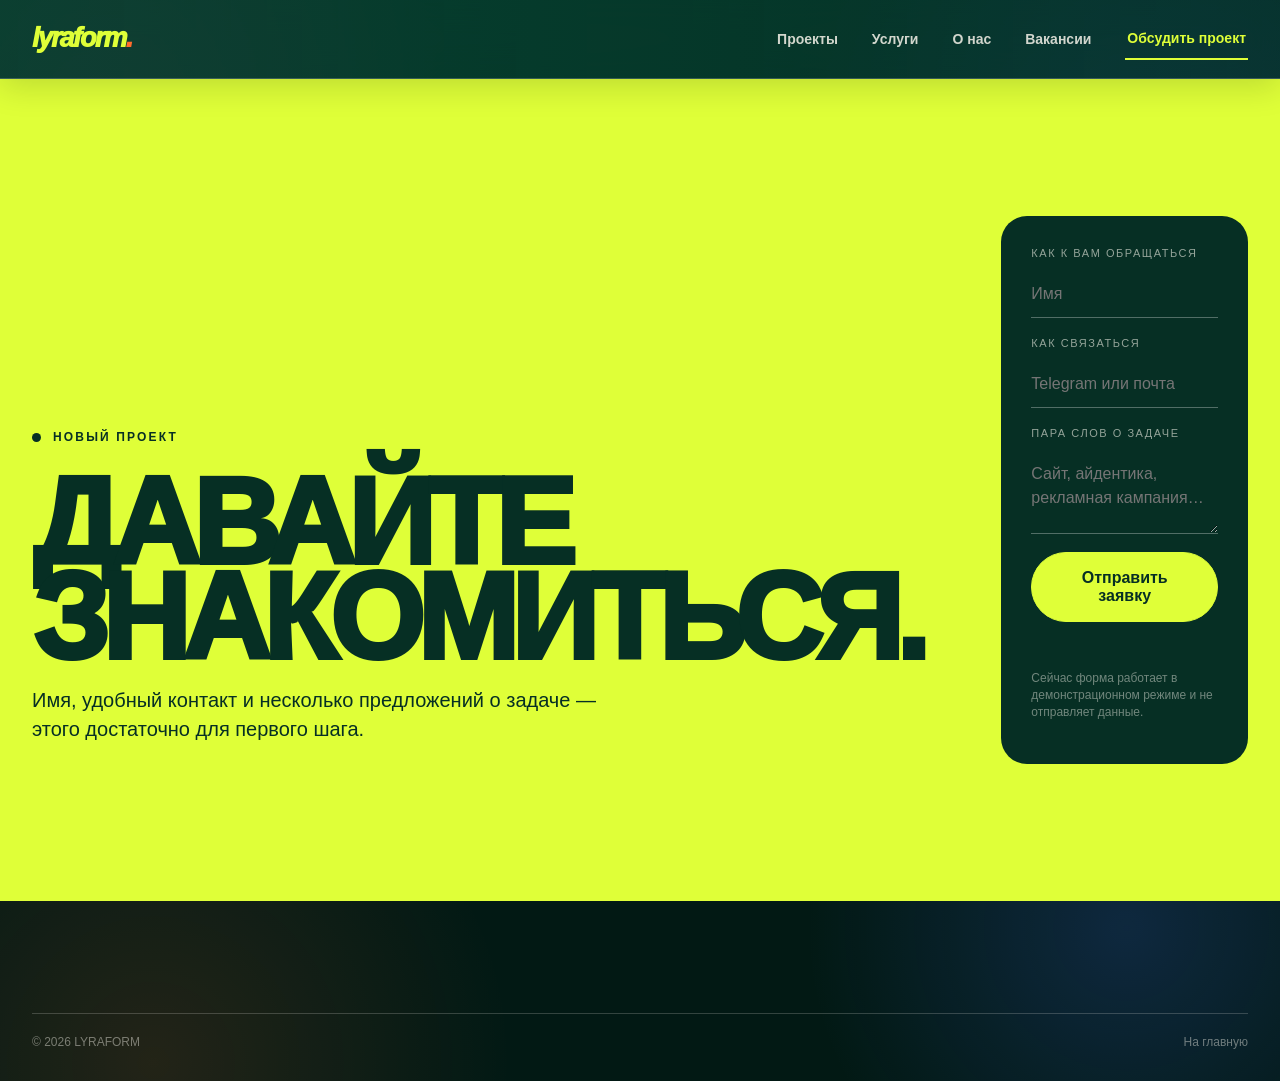
<file: contacts.html>
<!doctype html><html lang="ru"><head><meta charset="utf-8"><meta name="viewport" content="width=device-width,initial-scale=1"><title>Контакты — LYRAFORM</title><link rel="stylesheet" href="assets/style-v4.css"></head><body>
<header class="site-header"><nav class="nav shell"><a class="logo" href="index.html">lyraform<span>.</span></a><button class="menu-btn" aria-expanded="false">Меню</button><div class="nav-links"><a href="projects.html">Проекты</a><a href="services.html">Услуги</a><a href="about.html">О нас</a><a href="careers.html">Вакансии</a><a aria-current="page" class="nav-cta" href="contacts.html">Обсудить проект</a></div></nav></header>
<main><section class="cta" style="min-height:calc(100vh - 78px);display:flex;align-items:center"><div class="shell cta-grid"><div><div class="eyebrow">Новый проект</div><h1 class="page-title" style="font-size:clamp(62px,9.5vw,145px);margin-top:30px">Давайте<br>знакомиться.</h1><p style="font-size:20px;max-width:600px">Имя, удобный контакт и несколько предложений о задаче — этого достаточно для первого шага.</p></div><form class="form" data-demo-form><div class="field"><label for="name">Как к вам обращаться</label><input id="name" name="name" required placeholder="Имя"></div><div class="field"><label for="contact">Как связаться</label><input id="contact" name="contact" required placeholder="Telegram или почта"></div><div class="field"><label for="task">Пара слов о задаче</label><textarea id="task" name="task" required placeholder="Сайт, айдентика, рекламная кампания…"></textarea></div><button class="btn btn-primary" type="submit">Отправить заявку</button><p class="form-message" aria-live="polite"></p><p style="font-size:12px;color:rgba(244,241,232,.45)">Сейчас форма работает в демонстрационном режиме и не отправляет данные.</p></form></div></section></main>
<footer class="site-footer"><div class="shell"><div class="footer-bottom"><span>© <span data-year></span> LYRAFORM</span><a href="index.html">На главную</a></div></div></footer><script src="assets/app.js"></script></body></html>
</file>
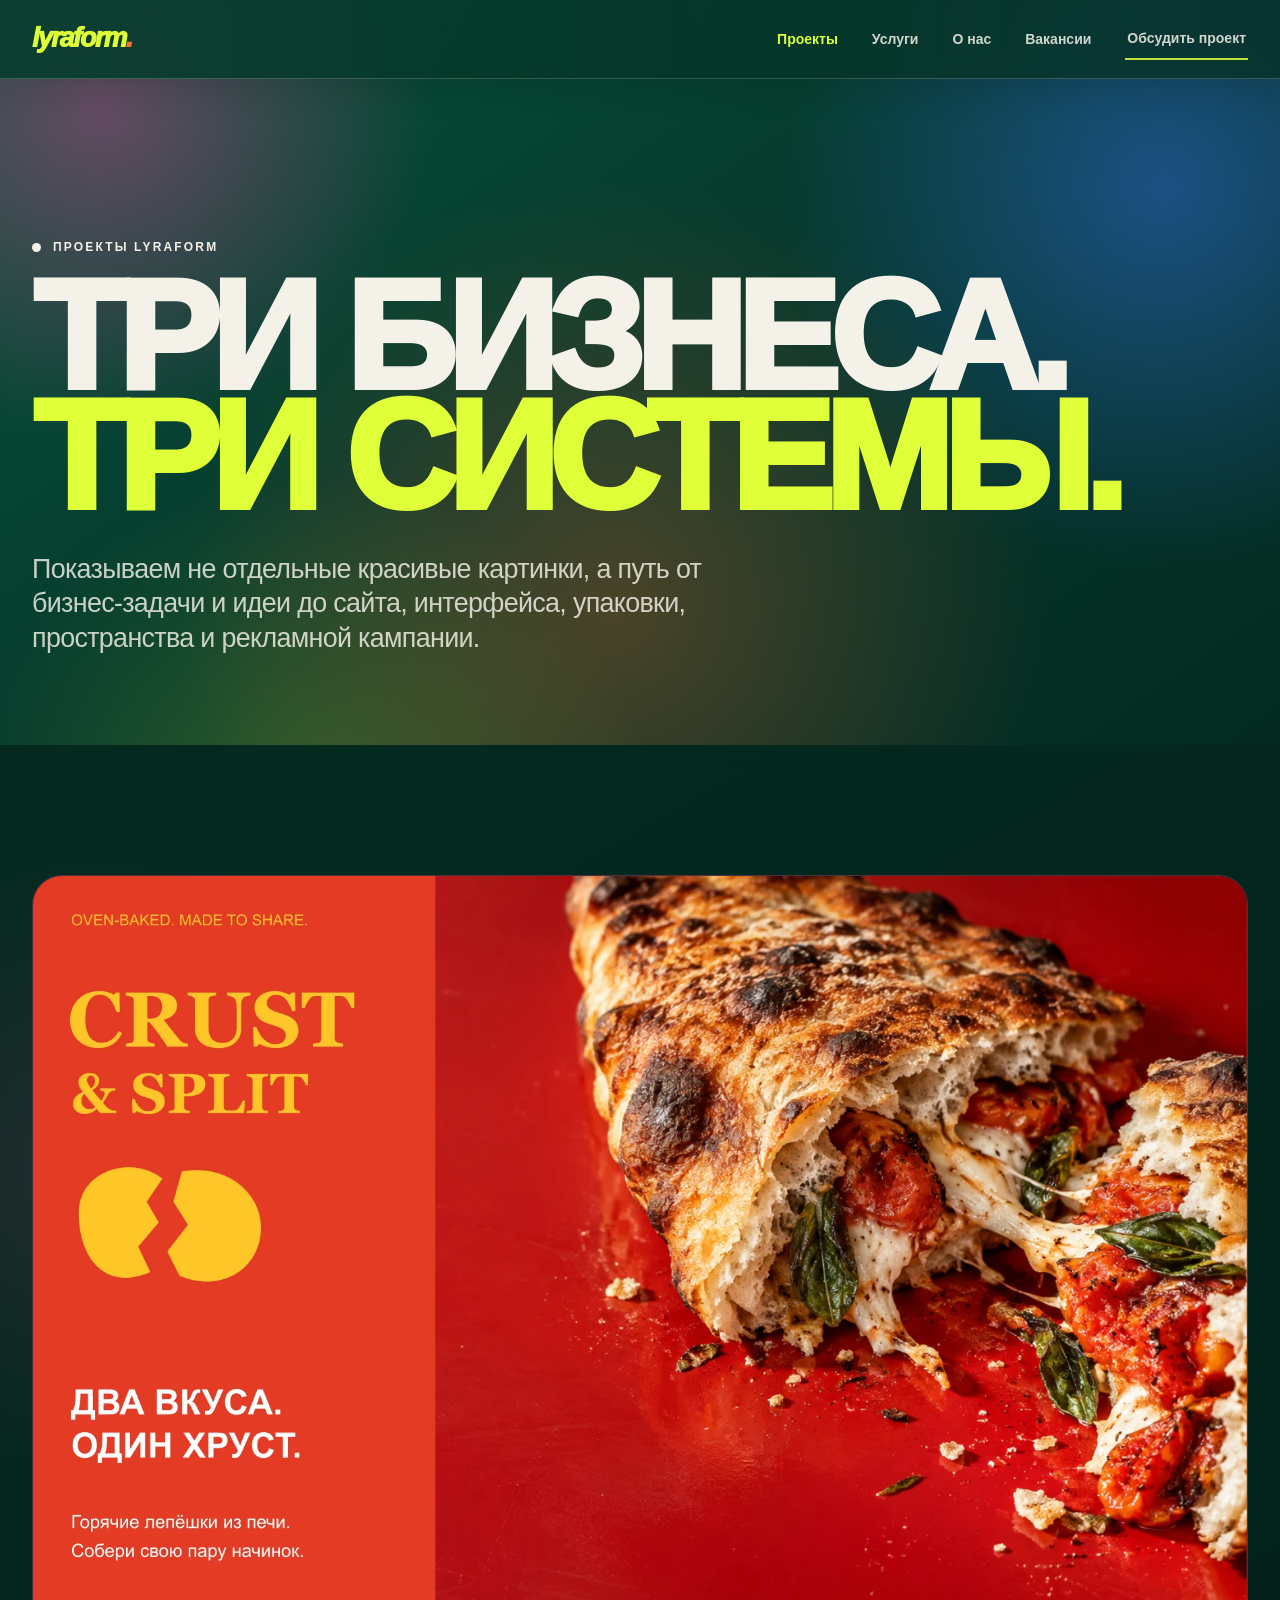
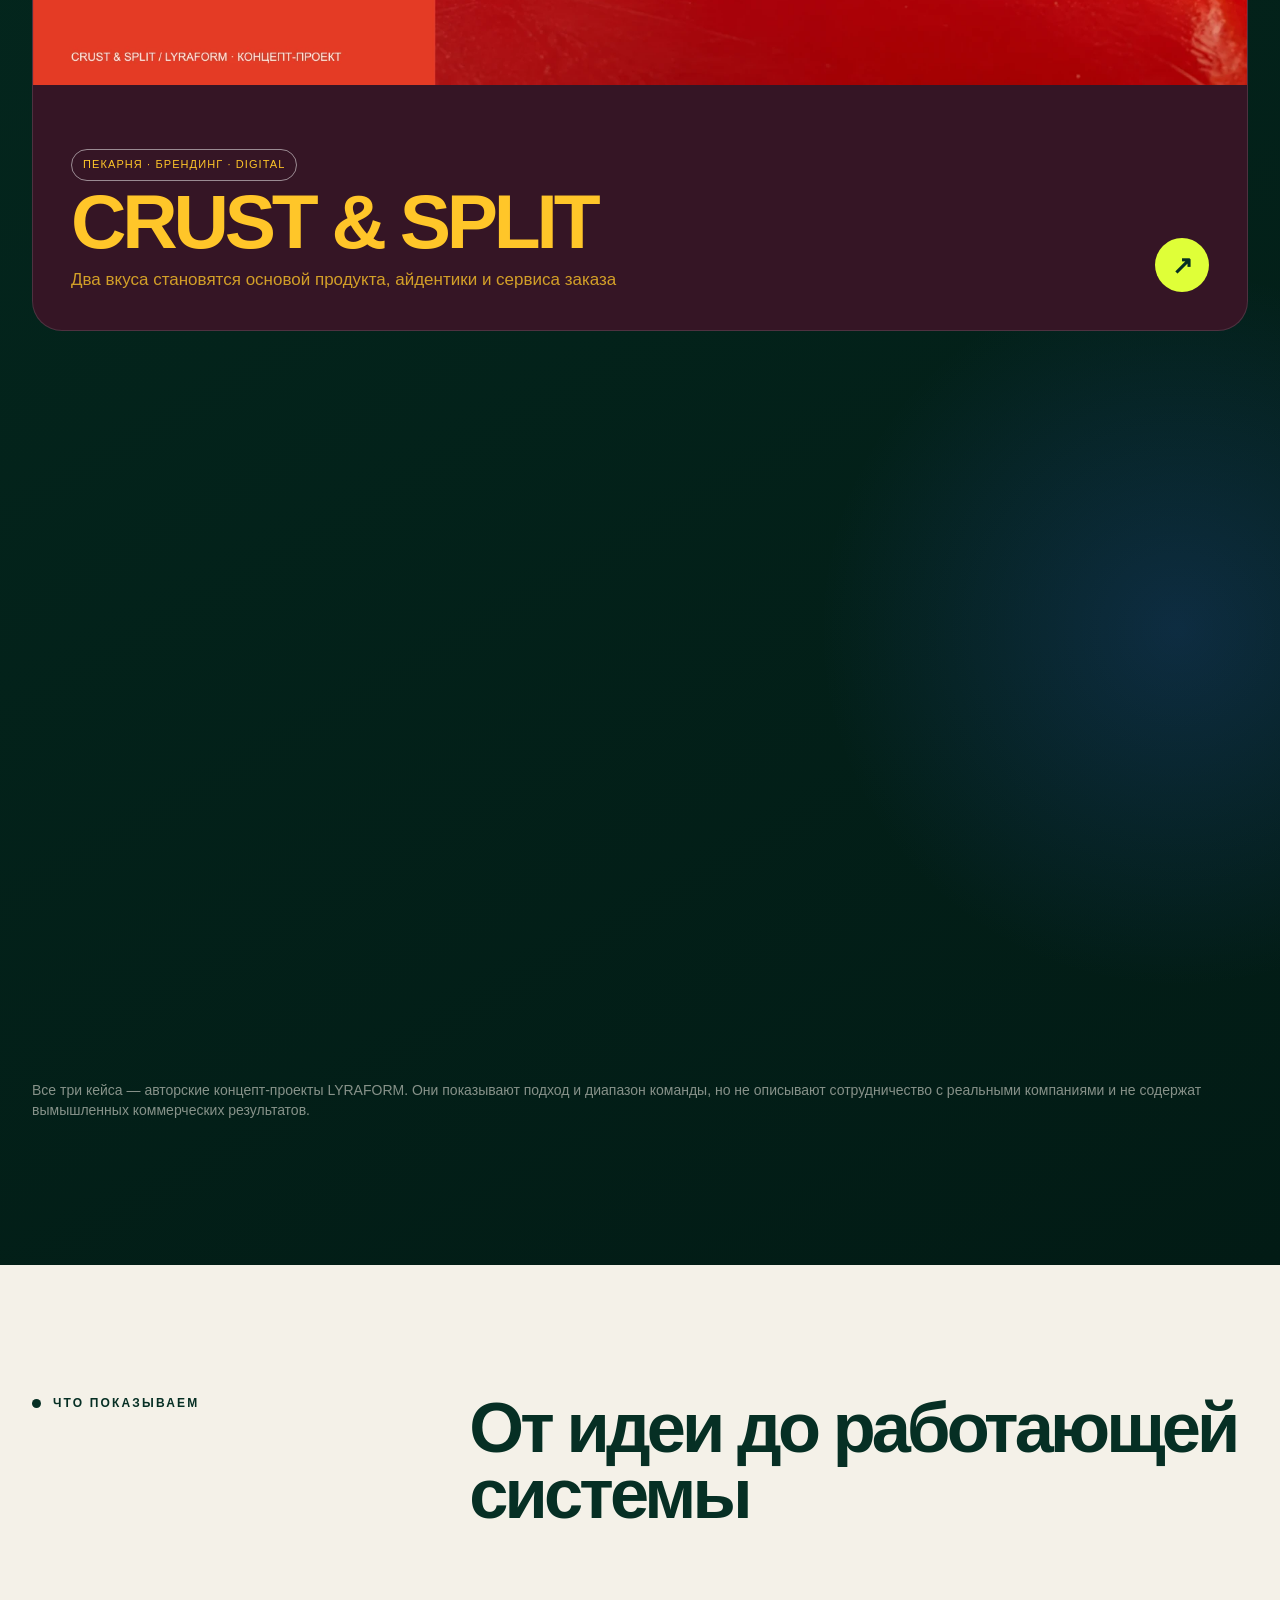
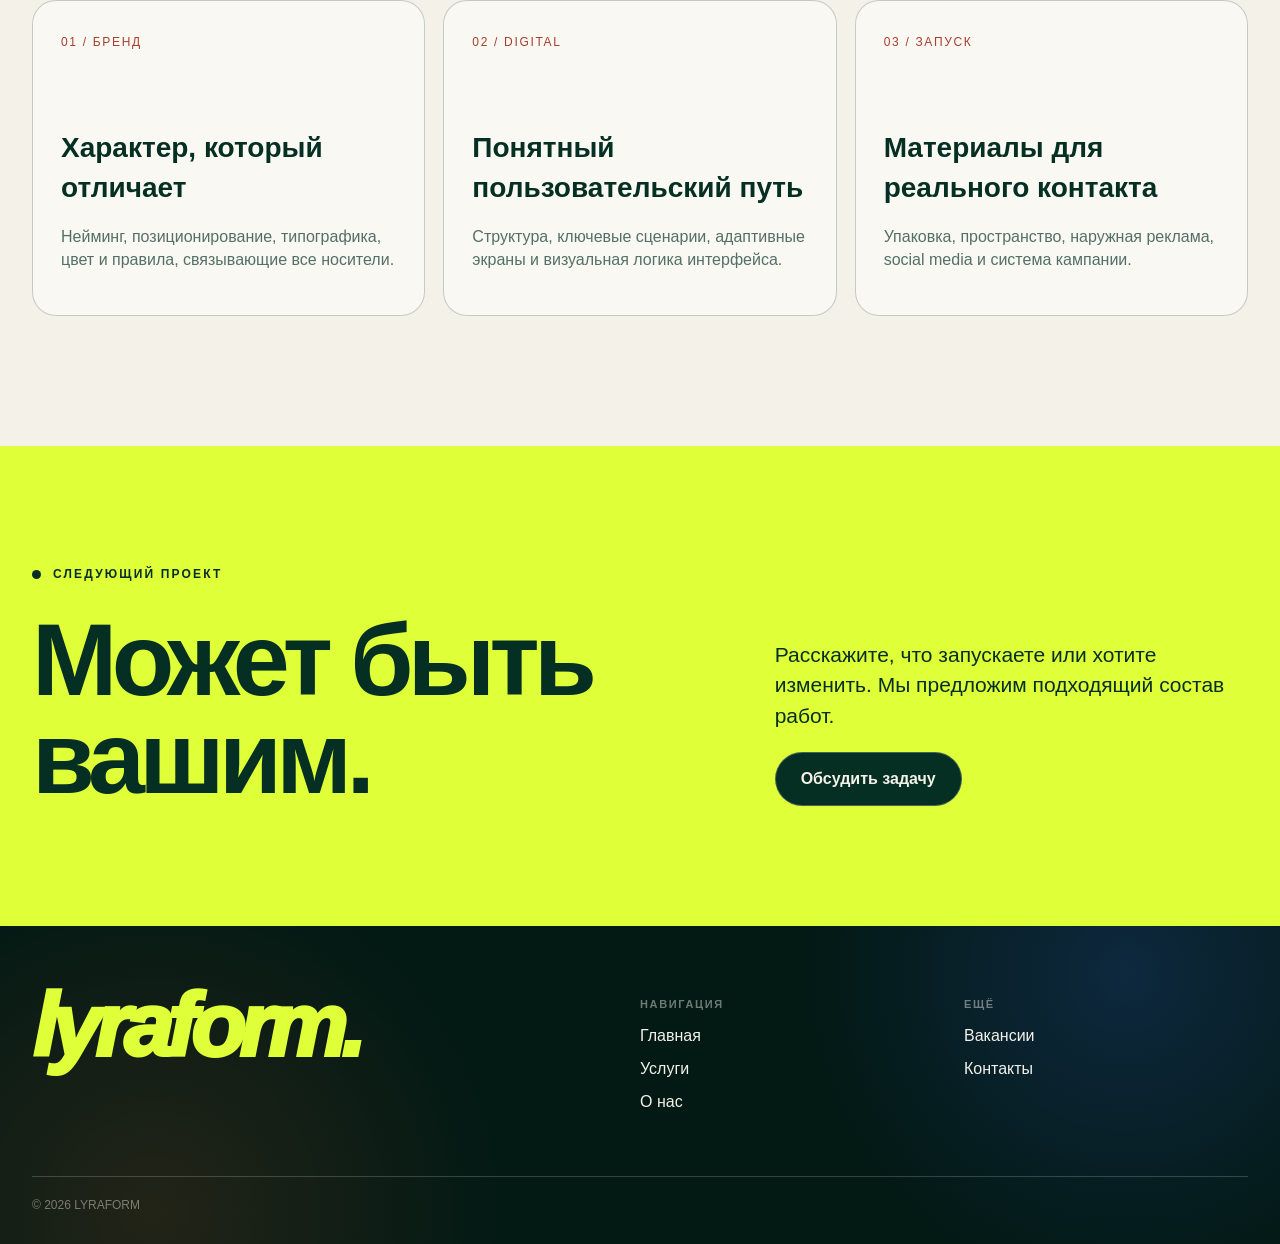
<file: projects.html>
<!doctype html><html lang="ru"><head><meta charset="utf-8"><meta name="viewport" content="width=device-width,initial-scale=1"><meta name="description" content="Концепт-проекты и визуальные работы LYRAFORM."><title>Проекты — LYRAFORM</title><link rel="stylesheet" href="assets/style-v4.css"></head><body>
<header class="site-header"><nav class="nav shell" aria-label="Основная навигация"><a class="logo" href="index.html">lyraform<span>.</span></a><button class="menu-btn" aria-expanded="false">Меню</button><div class="nav-links"><a aria-current="page" href="projects.html">Проекты</a><a href="services.html">Услуги</a><a href="about.html">О нас</a><a href="careers.html">Вакансии</a><a class="nav-cta" href="contacts.html">Обсудить проект</a></div></nav></header>
<main><section class="page-hero projects-hero"><div class="shell"><div class="eyebrow">Проекты LYRAFORM</div><h1 class="page-title">Три бизнеса.<br><span class="accent">Три системы.</span></h1><p class="lead">Показываем не отдельные красивые картинки, а путь от бизнес-задачи и идеи до сайта, интерфейса, упаковки, пространства и рекламной кампании.</p></div></section>
<section class="section projects"><div class="shell"><div class="project-grid"><a class="project-card project-card-new project-card-crust reveal" href="case-crust-split.html"><img src="assets/projects/crust-split/01-cover.webp" alt="CRUST & SPLIT — айдентика районной пекарни горячих лепёшек"><div class="project-meta"><div><span class="tag">Пекарня · брендинг · digital</span><h3>Crust &amp; Split</h3><p>Два вкуса становятся основой продукта, айдентики и сервиса заказа</p></div><span class="arrow" aria-hidden="true"></span></div></a><a class="project-card project-card-new project-card-repstate half reveal" href="case-repstate.html"><img src="assets/projects/repstate/01-cover.webp" alt="REPSTATE — бренд фитнес-студии и сервиса записи"><div class="project-meta"><div><span class="tag">Фитнес · айдентика · продукт</span><h3>Repstate</h3><p>Спокойная система вокруг регулярности и собственного ритма</p></div><span class="arrow" aria-hidden="true"></span></div></a><a class="project-card project-card-new project-card-skin half reveal" href="case-skin-in-three.html"><img src="assets/projects/skin-in-three/01-cover.webp" alt="SKIN IN THREE — яркая система для марки ежедневного ухода"><div class="project-meta"><div><span class="tag">Beauty · упаковка · e-commerce</span><h3>Skin in Three</h3><p>Три шага ухода превращаются в понятную и заметную систему</p></div><span class="arrow" aria-hidden="true"></span></div></a></div><p class="concept-note">Все три кейса — авторские концепт-проекты LYRAFORM. Они показывают подход и диапазон команды, но не описывают сотрудничество с реальными компаниями и не содержат вымышленных коммерческих результатов.</p></div></section>
<section class="section project-range"><div class="shell"><div class="section-head reveal"><div class="eyebrow">Что показываем</div><h2 class="h2">От идеи до работающей системы</h2></div><div class="mini-grid"><article class="mini-card reveal"><span class="n">01 / БРЕНД</span><h3>Характер, который отличает</h3><p>Нейминг, позиционирование, типографика, цвет и правила, связывающие все носители.</p></article><article class="mini-card reveal"><span class="n">02 / DIGITAL</span><h3>Понятный пользовательский путь</h3><p>Структура, ключевые сценарии, адаптивные экраны и визуальная логика интерфейса.</p></article><article class="mini-card reveal"><span class="n">03 / ЗАПУСК</span><h3>Материалы для реального контакта</h3><p>Упаковка, пространство, наружная реклама, social media и система кампании.</p></article></div></div></section>
<section class="cta"><div class="shell cta-grid"><div><div class="eyebrow">Следующий проект</div><h2 class="h2" style="margin-top:28px">Может быть<br>вашим.</h2></div><div><p style="font-size:21px">Расскажите, что запускаете или хотите изменить. Мы предложим подходящий состав работ.</p><a class="btn" style="background:var(--ink);color:var(--paper)" href="contacts.html">Обсудить задачу</a></div></div></section></main>
<footer class="site-footer"><div class="shell"><div class="footer-grid"><div><div class="footer-logo">lyraform.</div></div><div class="footer-col"><h3>Навигация</h3><a href="index.html">Главная</a><a href="services.html">Услуги</a><a href="about.html">О нас</a></div><div class="footer-col"><h3>Ещё</h3><a href="careers.html">Вакансии</a><a href="contacts.html">Контакты</a></div></div><div class="footer-bottom"><span>© <span data-year></span> LYRAFORM</span></div></div></footer><script src="assets/app.js"></script></body></html>
</file>
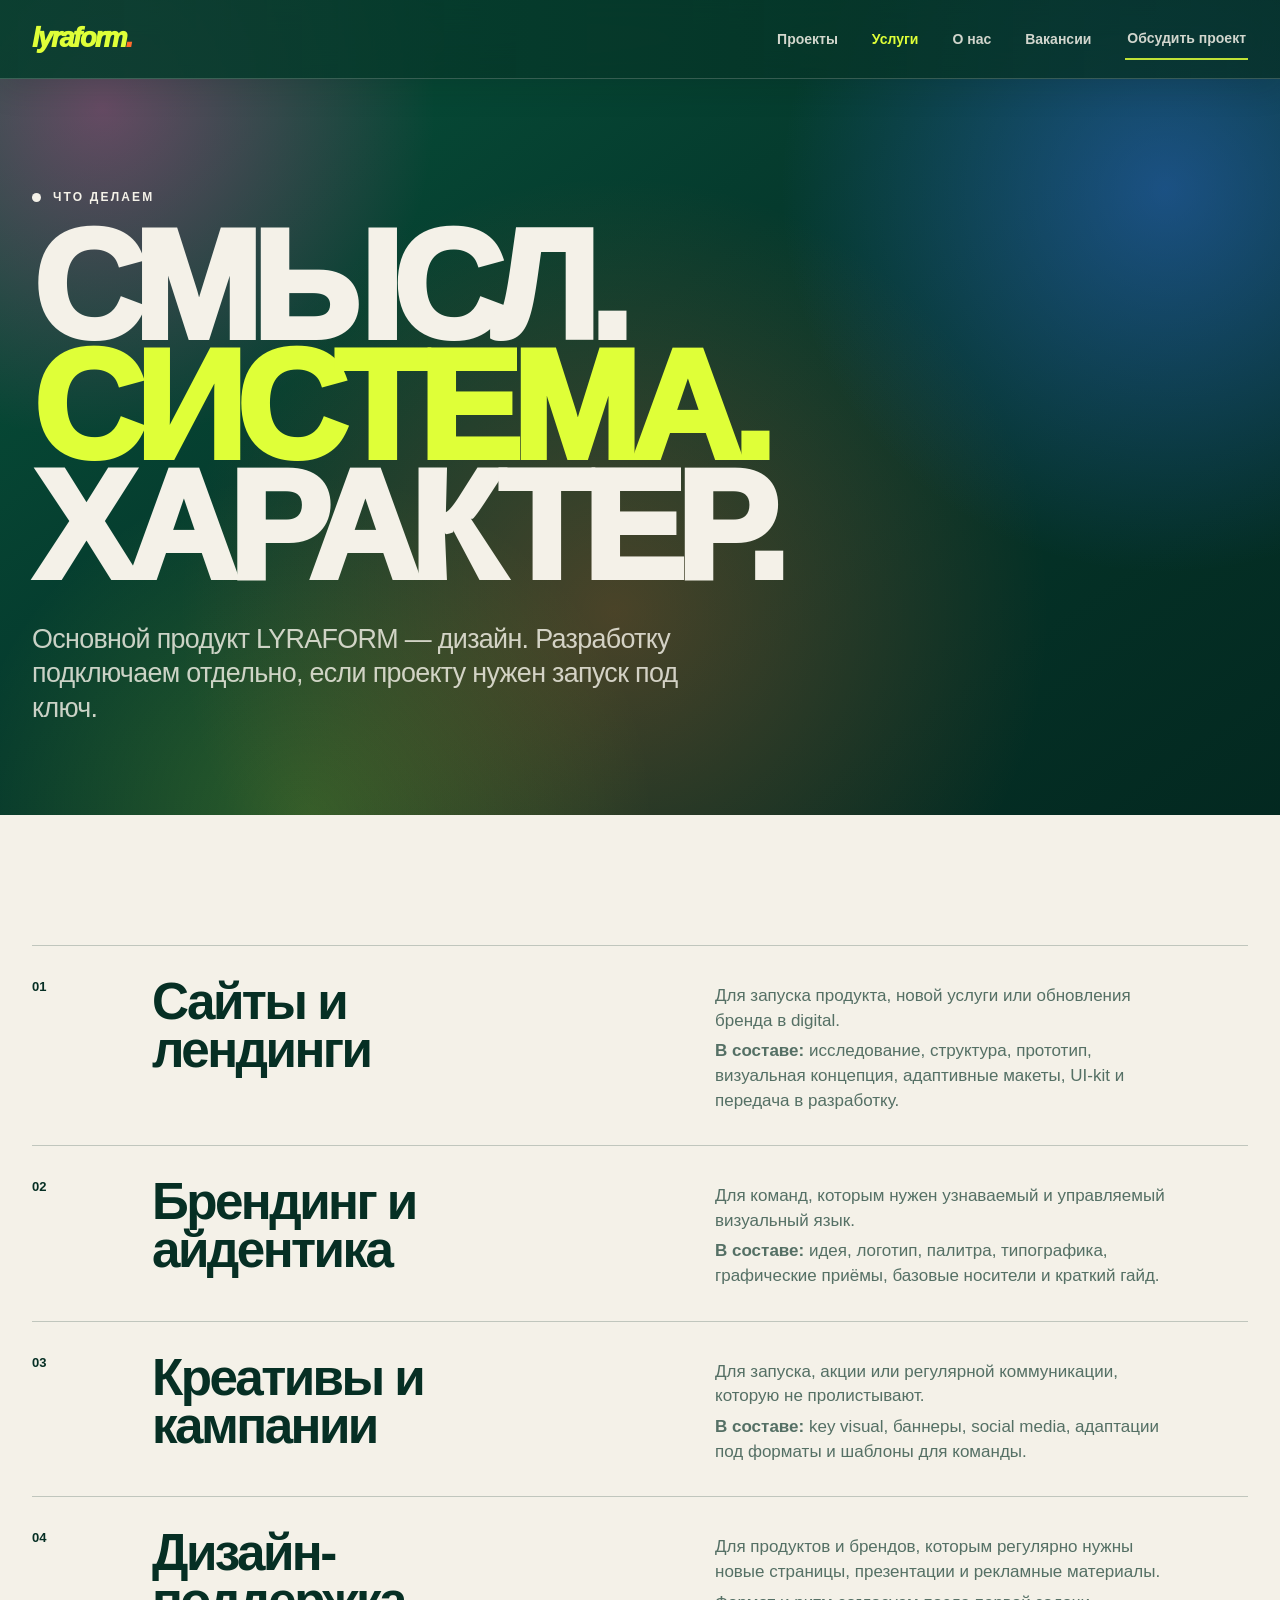
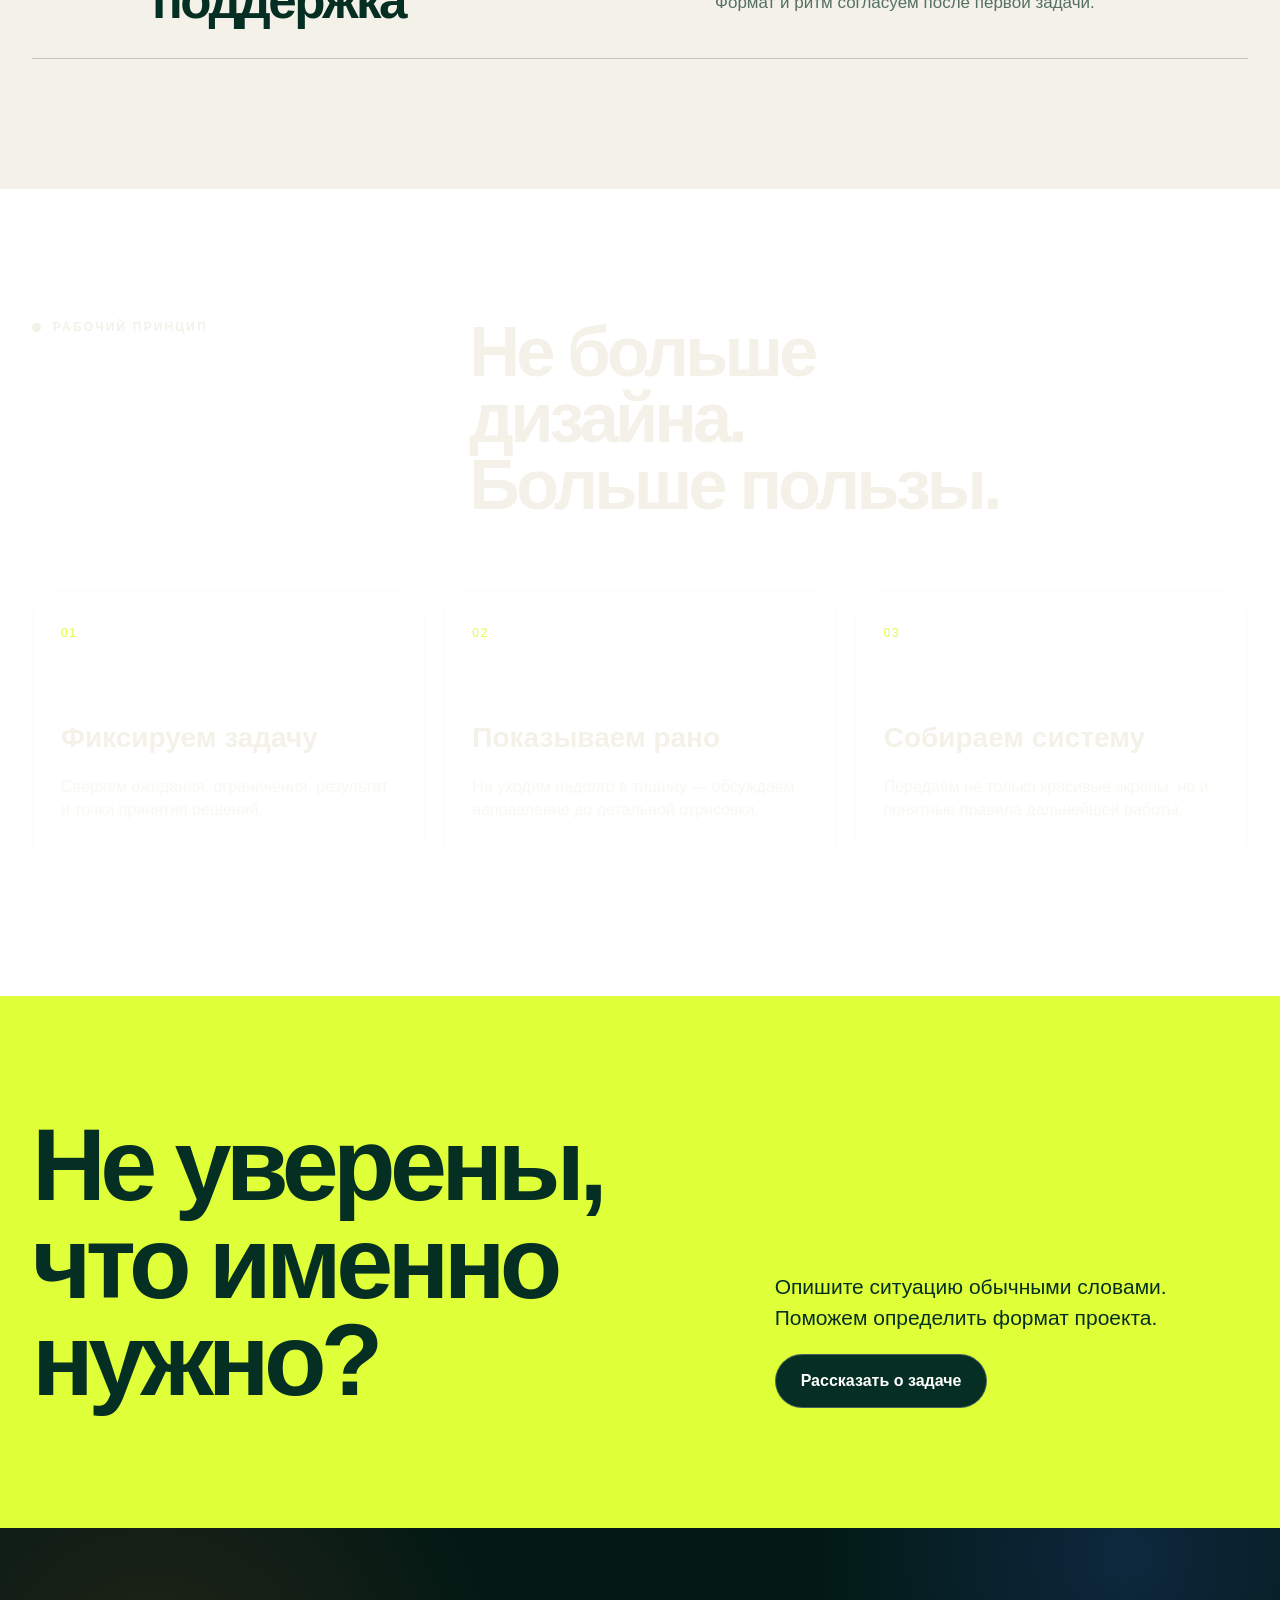
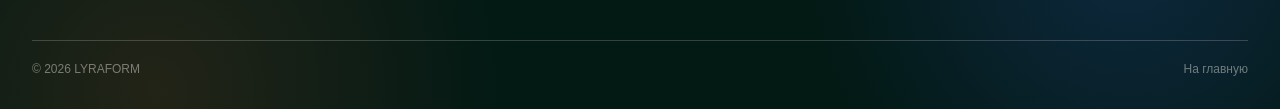
<file: services.html>
<!doctype html><html lang="ru"><head><meta charset="utf-8"><meta name="viewport" content="width=device-width,initial-scale=1"><title>Услуги — LYRAFORM</title><link rel="stylesheet" href="assets/style-v4.css"></head><body>
<header class="site-header"><nav class="nav shell"><a class="logo" href="index.html">lyraform<span>.</span></a><button class="menu-btn" aria-expanded="false">Меню</button><div class="nav-links"><a href="projects.html">Проекты</a><a aria-current="page" href="services.html">Услуги</a><a href="about.html">О нас</a><a href="careers.html">Вакансии</a><a class="nav-cta" href="contacts.html">Обсудить проект</a></div></nav></header>
<main><section class="page-hero"><div class="shell"><div class="eyebrow">Что делаем</div><h1 class="page-title">Смысл.<br><span class="accent">Система.</span><br>Характер.</h1><p class="lead">Основной продукт LYRAFORM — дизайн. Разработку подключаем отдельно, если проекту нужен запуск под ключ.</p></div></section>
<section class="section light"><div class="shell"><div class="service-list">
<article class="service-row reveal" id="web"><span class="n">01</span><h3>Сайты и<br>лендинги</h3><div><p>Для запуска продукта, новой услуги или обновления бренда в digital.</p><p><b>В составе:</b> исследование, структура, прототип, визуальная концепция, адаптивные макеты, UI-kit и передача в разработку.</p></div></article>
<article class="service-row reveal" id="brand"><span class="n">02</span><h3>Брендинг и<br>айдентика</h3><div><p>Для команд, которым нужен узнаваемый и управляемый визуальный язык.</p><p><b>В составе:</b> идея, логотип, палитра, типографика, графические приёмы, базовые носители и краткий гайд.</p></div></article>
<article class="service-row reveal" id="creative"><span class="n">03</span><h3>Креативы и<br>кампании</h3><div><p>Для запуска, акции или регулярной коммуникации, которую не пролистывают.</p><p><b>В составе:</b> key visual, баннеры, social media, адаптации под форматы и шаблоны для команды.</p></div></article>
<article class="service-row reveal"><span class="n">04</span><h3>Дизайн-<br>поддержка</h3><div><p>Для продуктов и брендов, которым регулярно нужны новые страницы, презентации и рекламные материалы.</p><p>Формат и ритм согласуем после первой задачи.</p></div></article>
</div></div></section>
<section class="section"><div class="shell"><div class="section-head"><div class="eyebrow">Рабочий принцип</div><h2 class="h2">Не больше<br>дизайна.<br>Больше пользы.</h2></div><div class="mini-grid"><article class="mini-card"><span class="n">01</span><h3>Фиксируем задачу</h3><p>Сверяем ожидания, ограничения, результат и точки принятия решений.</p></article><article class="mini-card"><span class="n">02</span><h3>Показываем рано</h3><p>Не уходим надолго в тишину — обсуждаем направление до детальной отрисовки.</p></article><article class="mini-card"><span class="n">03</span><h3>Собираем систему</h3><p>Передаём не только красивые экраны, но и понятные правила дальнейшей работы.</p></article></div></div></section>
<section class="cta"><div class="shell cta-grid"><h2 class="h2">Не уверены,<br>что именно<br>нужно?</h2><div><p style="font-size:21px">Опишите ситуацию обычными словами. Поможем определить формат проекта.</p><a class="btn" style="background:var(--ink);color:white" href="contacts.html">Рассказать о задаче</a></div></div></section></main>
<footer class="site-footer"><div class="shell"><div class="footer-bottom"><span>© <span data-year></span> LYRAFORM</span><a href="index.html">На главную</a></div></div></footer><script src="assets/app.js"></script></body></html>
</file>
<file: assets/style-v4.css>
:root {
  --ink: #062f24;
  --ink-2: #0a3a2c;
  --acid: #dfff38;
  --paper: #f4f1e8;
  --white: #fffef8;
  --orange: #ff6b2c;
  --blue: #446cff;
  --pink: #ff58ad;
  --violet: #7d56ff;
  --line: rgba(244, 241, 232, .2);
  --radius: 30px;
  --max: 1440px;
}

* { box-sizing: border-box; }
html { scroll-behavior: smooth; }
body {
  margin: 0;
  overflow-x: hidden;
  background:
    radial-gradient(circle at 8% 12%, rgba(255, 68, 168, .38), transparent 26vw),
    radial-gradient(circle at 91% 21%, rgba(58, 119, 255, .42), transparent 30vw),
    radial-gradient(circle at 48% 68%, rgba(255, 105, 38, .28), transparent 34vw),
    radial-gradient(circle at 24% 91%, rgba(211, 255, 42, .2), transparent 27vw),
    linear-gradient(145deg, #07553c 0%, #053a2d 42%, #03271f 100%);
  background-attachment: fixed;
  color: var(--paper);
  font-family: Inter, Arial, Helvetica, sans-serif;
  line-height: 1.45;
  -webkit-font-smoothing: antialiased;
}
body.menu-open { overflow: hidden; }
a { color: inherit; text-decoration: none; }
img { display: block; width: 100%; }
button, input, textarea, select { font: inherit; }

.shell { width: min(calc(100% - 64px), var(--max)); margin-inline: auto; }
.skip { position: fixed; top: 8px; left: 8px; padding: 10px 14px; background: var(--acid); color: var(--ink); z-index: 99; transform: translateY(-150%); }
.skip:focus { transform: none; }

.site-header {
  position: sticky; top: 0; z-index: 50;
  background: linear-gradient(90deg, rgba(6, 61, 45, .9), rgba(6, 47, 36, .76)); backdrop-filter: blur(18px);
  border-bottom: 1px solid var(--line);
  box-shadow: 0 8px 32px rgba(0, 20, 15, .15);
}
.nav { min-height: 78px; display: flex; align-items: center; justify-content: space-between; gap: 32px; }
.logo { font-weight: 950; font-style: italic; letter-spacing: -1.8px; font-size: 27px; color: var(--acid); }
.logo span { color: var(--orange); }
.nav-links { display: flex; align-items: center; gap: 34px; font-size: 14px; font-weight: 700; }
.nav-links a { opacity: .86; transition: .2s; }
.nav-links a:hover, .nav-links a[aria-current="page"] { color: var(--acid); opacity: 1; }
.nav-cta { border-bottom: 2px solid var(--acid); padding: 10px 2px; }
.menu-btn { display: none; border: 0; background: none; color: inherit; font-weight: 800; }

.eyebrow { display: flex; align-items: center; gap: 12px; font-size: 12px; letter-spacing: .18em; text-transform: uppercase; font-weight: 850; }
.eyebrow::before { content: ""; width: 9px; aspect-ratio: 1; background: currentColor; border-radius: 50%; }
.display {
  margin: 0; font-family: Inter, Arial, Helvetica, sans-serif;
  font-size: clamp(58px, 7.2vw, 112px); line-height: .92; letter-spacing: -.065em;
  font-weight: 900;
}
.display span { color: var(--paper); }
.h2 { margin: 0; max-width: 980px; font-size: clamp(42px, 5.5vw, 84px); line-height: .95; letter-spacing: -.055em; font-weight: 850; }
.h3 { margin: 0; font-size: clamp(30px, 3.5vw, 60px); line-height: .98; letter-spacing: -.04em; font-weight: 900; }
.lead { margin: 0; max-width: 680px; font-size: clamp(20px, 2.1vw, 31px); line-height: 1.28; letter-spacing: -.025em; color: rgba(244,241,232,.82); }
.copy { max-width: 620px; font-size: 18px; color: rgba(244,241,232,.72); }
.section { padding: 130px 0; }
.section-head { display: grid; grid-template-columns: 1fr 2fr; gap: 48px; align-items: end; margin-bottom: 72px; }
.section-head .eyebrow { align-self: start; }

.btn { display: inline-flex; justify-content: center; align-items: center; min-height: 54px; padding: 16px 25px; border-radius: 999px; border: 1px solid rgba(255,255,255,.24); font-weight: 850; line-height: 1.1; text-align: center; transition: .25s; cursor: pointer; }
.btn-primary { color: var(--ink); background: var(--acid); border-color: var(--acid); }
.btn-primary:hover { transform: translateY(-3px); box-shadow: 0 14px 40px rgba(223,255,56,.2); }
.btn-ghost:hover { background: var(--paper); color: var(--ink); }
.actions { display: flex; gap: 12px; flex-wrap: wrap; }

.hero {
  position: relative; min-height: calc(100svh - 78px); overflow: hidden; padding: 42px 0 54px;
  background:
    radial-gradient(circle at 5% 31%, rgba(255, 47, 156, .5), transparent 23vw),
    radial-gradient(circle at 96% 28%, rgba(32, 128, 255, .58), transparent 28vw),
    radial-gradient(circle at 56% -4%, rgba(219, 255, 40, .35), transparent 28vw),
    radial-gradient(circle at 54% 57%, rgba(255, 101, 35, .22), transparent 35vw),
    linear-gradient(120deg, #08724d 0%, #4b275c 38%, #073f36 66%, #203f78 100%);
  background-size: 135% 135%;
  animation: heroGradient 11s ease-in-out infinite alternate;
}
.hero::before, .hero::after {
  content: ""; position: absolute; pointer-events: none;
}
.hero::before {
  width: 68vw; height: 68vw; min-width: 620px; min-height: 620px; right: -28vw; top: -30%;
  border-radius: 42% 58% 63% 37% / 58% 37% 63% 42%;
  background: conic-gradient(from 30deg, rgba(68,108,255,.05), rgba(68,108,255,.72), rgba(255,75,167,.62), rgba(255,107,44,.42), rgba(68,108,255,.05));
  filter: blur(62px); opacity: .84; animation: orbitGlow 12s ease-in-out infinite alternate;
  translate: var(--glow-x, 0) var(--glow-y, 0);
  transition: translate .45s ease-out;
}
.hero::after {
  width: 54vw; height: 46vw; min-width: 520px; min-height: 440px; left: -22vw; bottom: -22%;
  border-radius: 61% 39% 44% 56% / 43% 62% 38% 57%;
  background: conic-gradient(from 210deg, rgba(223,255,56,.82), rgba(255,109,38,.66), rgba(255,67,164,.54), rgba(223,255,56,.16));
  filter: blur(72px); opacity: .72; animation: orbitGlow 9s ease-in-out infinite alternate-reverse;
}
.hero .shell { position: relative; z-index: 2; }
.hero .shell::before {
  content: ""; position: absolute; z-index: -1; pointer-events: none;
  width: 92%; height: 42%; left: 4%; top: 54px; border-radius: 50%;
  background: linear-gradient(100deg, rgba(255,56,158,.72), rgba(255,119,33,.62) 35%, rgba(219,255,45,.46) 58%, rgba(48,111,255,.75));
  filter: blur(88px); opacity: .72; transform: rotate(-3deg);
  animation: colorBreath 7s ease-in-out infinite alternate;
}
.hero-top { display: flex; justify-content: space-between; color: rgba(244,241,232,.72); }
.hero-art {
  width: min(1320px, 100%); margin: 34px auto 2px;
  filter: saturate(1.22) contrast(1.04) drop-shadow(0 0 16px rgba(255,214,68,.34)) drop-shadow(0 0 38px rgba(255,69,160,.28)) drop-shadow(0 30px 44px rgba(0,0,0,.23));
  animation: float 7s ease-in-out infinite;
  translate: var(--hero-x, 0) var(--hero-y, 0);
  transition: translate .32s ease-out;
}
.hero-grid { display: grid; grid-template-columns: 1.35fr .9fr; gap: 72px; align-items: start; position: relative; z-index: 2; margin-top: 58px; }
.hero .display { color: var(--acid); }
.hero-copy { padding-top: 8px; }
.hero-copy p { font-size: 19px; color: rgba(244,241,232,.84); max-width: 540px; margin: 0 0 20px; }
.hero-copy .hero-detail { font-size: 15px; line-height: 1.55; color: rgba(244,241,232,.58); margin-bottom: 28px; }
.hero-note { margin-top: 34px; display: flex; justify-content: space-between; border-top: 1px solid var(--line); padding-top: 18px; font-size: 12px; letter-spacing: .12em; text-transform: uppercase; }
.hero-services { display:grid; grid-template-columns:repeat(3,1fr); border-top:1px solid var(--line); margin-top:18px; }
.hero-services > div { min-height:112px; padding:20px 24px 8px 0; border-right:1px solid var(--line); display:grid; align-content:start; gap:8px; }
.hero-services > div + div { padding-left:24px; }
.hero-services > div:last-child { border-right:0; }
.hero-services b { font-size:13px; letter-spacing:.08em; text-transform:uppercase; color:var(--acid); }
.hero-services span { max-width:320px; font-size:14px; color:rgba(244,241,232,.66); }

@keyframes float { 0%,100% { transform: translateY(0) rotate(-.3deg); } 50% { transform: translateY(-12px) rotate(.35deg); } }
@keyframes orbitGlow { 0% { transform: translate3d(-3%, -2%, 0) scale(.92) rotate(-7deg); } 100% { transform: translate3d(6%, 8%, 0) scale(1.12) rotate(14deg); } }
@keyframes heroGradient { 0% { background-position: 0% 30%; } 100% { background-position: 100% 70%; } }
@keyframes colorBreath { 0% { opacity:.55; transform:rotate(-5deg) scale(.92); } 100% { opacity:.88; transform:rotate(4deg) scale(1.08); } }

.ticker { overflow: hidden; background: var(--acid); color: var(--ink); transform: rotate(-1deg); width: 102%; margin-left: -1%; }
.ticker-track { width: max-content; display: flex; gap: 34px; padding: 16px 0; font-weight: 950; text-transform: uppercase; letter-spacing: .03em; animation: ticker 24s linear infinite; }
.ticker-track span::after { content: "✦"; margin-left: 34px; }
@keyframes ticker { to { transform: translateX(-50%); } }

.light { background: var(--paper); color: var(--ink); }
.light .copy, .light .lead { color: rgba(6,47,36,.72); }
.service-list { border-top: 1px solid rgba(6,47,36,.22); }
.service-row { display: grid; grid-template-columns: 90px 1fr 1fr; gap: 30px; padding: 32px 0; border-bottom: 1px solid rgba(6,47,36,.22); align-items: start; }
.service-row .n { font-size: 13px; font-weight: 900; }
.service-row h3 { margin: 0; font-size: clamp(31px, 4vw, 62px); line-height: .94; letter-spacing: -.05em; }
.service-row p { margin: 6px 0 0; max-width: 470px; font-size: 17px; color: rgba(6,47,36,.67); }
.service-row p strong { color:var(--ink); }

.client-fit { background:linear-gradient(145deg,#0d513e,#153a6a); }
.fit-grid { display:grid; grid-template-columns:repeat(3,1fr); gap:16px; }
.fit-grid article { min-height:300px; padding:30px; border:1px solid rgba(255,255,255,.18); border-radius:24px; background:rgba(255,255,255,.07); display:flex; flex-direction:column; }
.fit-grid article > span { color:var(--acid); font-size:13px; font-weight:900; letter-spacing:.12em; }
.fit-grid h3 { margin:auto 0 16px; max-width:340px; font-size:clamp(27px,2.5vw,42px); line-height:1; letter-spacing:-.045em; }
.fit-grid p { margin:0; color:rgba(244,241,232,.68); font-size:16px; }

.projects {
  background:
    radial-gradient(circle at 8% 20%, rgba(255,80,173,.13), transparent 25vw),
    radial-gradient(circle at 92% 70%, rgba(65,108,255,.18), transparent 28vw),
    linear-gradient(150deg, #042a20, #021b15);
}
.project-grid { display: grid; grid-template-columns: repeat(12, 1fr); gap: 22px; }
.project-card { position: relative; overflow: hidden; min-height: 640px; border-radius: var(--radius); background: #0d352c; grid-column: span 12; isolation: isolate; }
.project-card.half { grid-column: span 6; min-height: 680px; }
.project-card img { position: absolute; inset: 0; height: 100%; object-fit: cover; transition: transform .7s cubic-bezier(.2,.8,.2,1); z-index: -2; }
.project-card::after { content: ""; position: absolute; inset: 0; background: linear-gradient(180deg, rgba(0,0,0,.04), rgba(0,0,0,.8)); z-index: -1; }
.project-card:hover img { transform: scale(1.055) rotate(.35deg); }
.project-card:hover .arrow { transform: rotate(45deg) scale(1.08); box-shadow: 0 0 28px rgba(223,255,56,.48); }
.project-meta { position: absolute; inset: auto 0 0; padding: 42px; display: flex; align-items: end; justify-content: space-between; gap: 30px; }
.project-meta h3 { margin: 7px 0 0; font-size: clamp(42px, 6vw, 88px); line-height: .86; letter-spacing: -.055em; text-transform: uppercase; }
.project-card.half .project-meta { display: block; }
.project-card.half .project-meta h3 { font-size: clamp(48px, 5vw, 78px); }
.tag { display: inline-flex; padding: 7px 11px; border-radius: 999px; border: 1px solid rgba(255,255,255,.5); font-size: 11px; text-transform: uppercase; letter-spacing: .1em; }
.arrow { width: 54px; height: 54px; border-radius: 50%; background: var(--acid); color: var(--ink); display: grid; place-items: center; flex: 0 0 auto; transition: .35s; }
.arrow::before { content:""; width:12px; height:12px; border-top:3px solid currentColor; border-right:3px solid currentColor; transform:rotate(45deg); margin-left:-4px; }
.concept-note { margin-top: 28px; color: rgba(244,241,232,.55); font-size: 14px; }

.marquee-work {
  position: relative; margin: 76px 26px; padding: clamp(56px, 7vw, 104px) clamp(24px, 5vw, 80px);
  overflow: hidden; color: var(--ink);
  border-radius: 50px 180px 58px 160px / 76px 54px 110px 68px;
  background:
    radial-gradient(circle at 10% 50%, rgba(255,255,255,.38), transparent 22%),
    radial-gradient(circle at 92% 20%, rgba(223,255,56,.5), transparent 24%),
    linear-gradient(105deg, #ff4d9e 0%, #ff6b2c 38%, #ff9b31 68%, #dfff38 118%);
  box-shadow: 0 28px 80px rgba(255,74,143,.2), inset 0 1px rgba(255,255,255,.5);
  transform: rotate(-.65deg);
}
.marquee-work::after {
  content: ""; position: absolute; width: 280px; height: 280px; right: -70px; top: -150px;
  border-radius: 48% 52% 67% 33%; background: rgba(68,108,255,.56); filter: blur(28px);
  animation: orbitGlow 8s ease-in-out infinite alternate;
}
.marquee-work .bigline {
  position: relative; z-index: 1; display: grid; justify-items: center; gap: .04em;
  font-size: clamp(50px, 7.2vw, 118px); line-height: .86; font-weight: 950;
  letter-spacing: -.055em; text-transform: uppercase; text-align: center;
}
.marquee-work .bigline span:last-child { margin-left: 8vw; }
.marquee-work .bigline span:first-child { animation: textDrift 6s ease-in-out infinite alternate; }
.marquee-work .bigline span:last-child { animation: textDrift 7s ease-in-out infinite alternate-reverse; }
@keyframes textDrift { from { transform:translateX(-1.2vw); } to { transform:translateX(1.2vw); } }

.process-grid { display: grid; grid-template-columns: repeat(4, 1fr); border-top: 1px solid var(--line); }
.step { min-height: 300px; padding: 28px 26px; border-right: 1px solid var(--line); display: flex; flex-direction: column; justify-content: space-between; }
.step:last-child { border-right: 0; }
.step .num { font-size: 12px; letter-spacing: .15em; color: var(--acid); }
.step h3 { font-size: 27px; line-height: 1; margin: 0 0 12px; text-transform: uppercase; }
.step p { color: rgba(244,241,232,.62); margin: 0; }

.about-split { display: grid; grid-template-columns: 1.2fr 1fr; gap: 80px; align-items: start; }
.principles { display: grid; gap: 12px; }
.principle { padding: 28px; border: 1px solid rgba(6,47,36,.2); border-radius: 22px; background: rgba(255,255,255,.34); }
.principle strong { display: block; font-size: 22px; margin-bottom: 8px; }
.principle p { margin: 0; color: rgba(6,47,36,.65); }

.roles { display: grid; grid-template-columns: repeat(4,1fr); gap: 14px; }
.role { min-height: 230px; background: rgba(255,255,255,.06); border: 1px solid var(--line); border-radius: 22px; padding: 24px; display: flex; flex-direction: column; justify-content: space-between; }
.role .blob { width: 62px; height: 62px; border-radius: 42% 58% 63% 37%; background: linear-gradient(135deg, var(--acid), var(--orange), var(--blue)); }
.role h3 { margin: 0; font-size: 22px; }
.role p { margin: 8px 0 0; color: rgba(244,241,232,.58); font-size: 14px; }

.faq { border-top: 1px solid rgba(6,47,36,.22); }
.faq details { border-bottom: 1px solid rgba(6,47,36,.22); padding: 28px 0; }
.faq summary { cursor: pointer; list-style: none; font-size: clamp(24px, 3vw, 42px); font-weight: 800; letter-spacing: -.035em; display: flex; justify-content: space-between; }
.faq summary::after { content: "+"; }
.faq details[open] summary::after { content: "−"; }
.faq p { max-width: 650px; color: rgba(6,47,36,.65); font-size: 18px; }

.cta { background: var(--acid); color: var(--ink); padding: 120px 0; }
.cta-grid { display: grid; grid-template-columns: 1.4fr 1fr; gap: 80px; align-items: end; }
.cta .h2 { font-size: clamp(56px, 8vw, 128px); }
.form { background: var(--ink); color: var(--paper); padding: 30px; border-radius: 26px; }
.field { display: grid; gap: 8px; margin-bottom: 18px; }
.field label { font-size: 11px; letter-spacing: .14em; text-transform: uppercase; color: rgba(244,241,232,.6); }
.field input, .field textarea { width: 100%; border: 0; border-bottom: 1px solid rgba(255,255,255,.3); background: transparent; padding: 12px 0; color: white; outline: 0; }
.field textarea { min-height: 84px; resize: vertical; }
.form-message { margin: 14px 0 0; min-height: 22px; font-size: 13px; color: var(--acid); }

.site-footer {
  background:
    radial-gradient(circle at 88% 15%, rgba(68,108,255,.18), transparent 25vw),
    radial-gradient(circle at 12% 90%, rgba(255,107,44,.13), transparent 28vw),
    #021914;
  padding: 60px 0 30px;
}
.footer-grid { display: grid; grid-template-columns: 2fr 1fr 1fr; gap: 40px; }
.footer-logo { font-size: clamp(48px, 7vw, 100px); line-height: .9; font-weight: 950; font-style: italic; color: var(--acid); letter-spacing: -.07em; }
.footer-col h3 { font-size: 11px; letter-spacing: .15em; text-transform: uppercase; color: rgba(244,241,232,.45); }
.footer-col a { display: block; margin: 10px 0; }
.footer-bottom { border-top: 1px solid var(--line); margin-top: 52px; padding-top: 20px; font-size: 12px; color: rgba(244,241,232,.44); display: flex; justify-content: space-between; }

/* Inner pages */
.page-hero { padding: 110px 0 90px; min-height: 74vh; display: flex; align-items: end; }
.page-hero .lead { margin-top: 34px; }
.page-title { font-size: clamp(68px, 12vw, 190px); line-height: .78; letter-spacing: -.06em; margin: 22px 0 0; font-weight: 950; text-transform: uppercase; }
.page-title .accent { color: var(--acid); }
.mini-grid { display:grid; grid-template-columns: repeat(3,1fr); gap: 18px; }
.mini-card { border: 1px solid var(--line); border-radius: 24px; padding: 28px; min-height: 260px; }
.mini-card .n { color: var(--acid); font-size: 12px; letter-spacing:.14em; }
.mini-card h3 { margin: 75px 0 10px; font-size: 28px; }
.mini-card p { color: rgba(244,241,232,.6); }

.case-hero { min-height: 84vh; position: relative; overflow: hidden; display: flex; align-items: end; padding: 90px 0 55px; }
.case-hero img { position:absolute; inset:0; height:100%; object-fit:cover; z-index:-2; }
.case-hero::after { content:""; position:absolute; inset:0; background: linear-gradient(180deg,rgba(0,0,0,.15),rgba(0,0,0,.84)); z-index:-1; }
.case-hero h1 { margin: 14px 0 18px; font-size: clamp(78px,14vw,210px); line-height:.76; letter-spacing:-.07em; text-transform:uppercase; }
.case-facts { display:flex; gap:12px; flex-wrap:wrap; }
.case-body { background:var(--paper); color:var(--ink); }
.case-intro { display:grid; grid-template-columns:1fr 2fr; gap:60px; padding:110px 0; }
.case-intro .big { font-size:clamp(34px,4.5vw,72px); line-height:1.02; letter-spacing:-.045em; margin:0; }
.case-screen { border-radius:30px; overflow:hidden; min-height:600px; padding:40px; display:flex; align-items:center; justify-content:center; }
.flowly-bg { background:#0c302b; }
.dolyami-bg { background:#ff765f; }
.monee-bg { background:#6e54c8; }
.dashboard { width:min(100%,1040px); background:#f9fbf5; color:#11251f; border-radius:28px; padding:26px; box-shadow:0 28px 70px rgba(0,0,0,.25); }
.dash-top { display:flex; justify-content:space-between; align-items:center; gap:20px; border-bottom:1px solid #d8ddd6; padding-bottom:18px; }
.dash-brand { font-weight:950; font-size:24px; letter-spacing:-.04em; }
.dash-pills { display:flex; gap:8px; }
.dash-pill { background:#e8eee7; border-radius:999px; padding:8px 13px; font-size:12px; }
.dash-main { display:grid; grid-template-columns:1.4fr 1fr; gap:18px; padding-top:18px; }
.dash-card { background:white; border:1px solid #dfe4de; border-radius:18px; padding:20px; min-height:160px; }
.dash-card.big { min-height:350px; }
.chart { height:190px; margin-top:24px; border-radius:14px; background:linear-gradient(180deg,rgba(96,220,150,.35),transparent), linear-gradient(135deg,transparent 0 38%,#37c57d 39% 41%,transparent 42% 55%,#37c57d 56% 58%,transparent 59%); border-bottom:2px solid #37c57d; }
.bars { height:100px; display:flex; align-items:end; gap:10px; margin-top:20px; }
.bars i { flex:1; background:var(--blue); border-radius:8px 8px 2px 2px; }
.phone-row { display:flex; gap:28px; align-items:center; justify-content:center; flex-wrap:wrap; }
.phone { width:270px; min-height:540px; background:#fffdf8; color:#17241f; border:10px solid #171b24; border-radius:42px; padding:28px 20px; box-shadow:0 30px 60px rgba(0,0,0,.28); }
.phone:nth-child(2) { transform:translateY(36px); }
.phone .notch { width:84px; height:22px; background:#171b24; border-radius:999px; margin:-22px auto 24px; }
.phone h3 { font-size:28px; line-height:1; margin:26px 0; }
.balance { font-size:38px; font-weight:900; letter-spacing:-.04em; }
.app-card { margin-top:22px; border-radius:20px; padding:18px; background:#eee9ff; }
.app-card.coral { background:#ffe0da; }
.app-card.mint { background:#dcf7d7; }
.dots { display:flex; gap:8px; margin:16px 0; }
.dots span { width:10px; height:10px; border-radius:50%; background:#7354ff; }
.transaction { display:flex; justify-content:space-between; padding:15px 0; border-bottom:1px solid #ddd; font-size:13px; }
.palette { display:grid; grid-template-columns:repeat(5,1fr); min-height:180px; }
.palette div:nth-child(1){background:#0c302b}.palette div:nth-child(2){background:#dfff38}.palette div:nth-child(3){background:#ff6b2c}.palette div:nth-child(4){background:#446cff}.palette div:nth-child(5){background:#f4f1e8}
.next-case { padding:100px 0; background:#031f18; }
.next-case a { display:flex; justify-content:space-between; align-items:end; gap:30px; }
.next-case strong { font-size:clamp(52px,8vw,120px); line-height:.85; text-transform:uppercase; letter-spacing:-.06em; }

.careers-banner { padding:90px 0; background:var(--acid); color:var(--ink); }
.vacancy { border-top:1px solid rgba(6,47,36,.25); padding:36px 0; display:grid; grid-template-columns:1.2fr 1fr auto; gap:32px; align-items:center; }
.vacancy h3 { margin:0; font-size:34px; }
.vacancy p { color:rgba(6,47,36,.65); }

.reveal { opacity: 0; transform: translateY(26px); transition: opacity .75s, transform .75s; }
.reveal.visible { opacity: 1; transform: none; }

@media (max-width: 900px) {
  .shell { width: min(calc(100% - 32px), var(--max)); }
  .nav-links { display:none; position:fixed; inset:78px 0 0; background:var(--ink); padding:34px 16px; flex-direction:column; align-items:flex-start; font-size:30px; }
  .nav-links.open { display:flex; }
  .menu-btn { display:block; }
  .hero { min-height:auto; }
  .hero-top { font-size:10px; }
  .hero-art { width:120%; margin-left:-10%; margin-bottom:-5px; }
  .hero-grid, .section-head, .cta-grid, .about-split, .case-intro { grid-template-columns:1fr; }
  .hero-grid { gap:28px; }
  .hero-services { grid-template-columns:1fr; }
  .hero-services > div, .hero-services > div + div { min-height:auto; padding:16px 0; border-right:0; border-bottom:1px solid var(--line); }
  .hero-services > div:last-child { border-bottom:0; }
  .section { padding:82px 0; }
  .section-head { gap:28px; margin-bottom:46px; }
  .service-row { grid-template-columns:50px 1fr; }
  .service-row p { grid-column:2; }
  .project-card.half { grid-column:span 12; }
  .process-grid, .roles { grid-template-columns:repeat(2,1fr); }
  .fit-grid { grid-template-columns:1fr; }
  .fit-grid article { min-height:230px; }
  .step:nth-child(2) { border-right:0; }
  .step:nth-child(-n+2) { border-bottom:1px solid var(--line); }
  .mini-grid { grid-template-columns:1fr; }
  .case-screen { padding:18px; min-height:560px; }
  .footer-grid { grid-template-columns:1fr 1fr; }
  .footer-grid > :first-child { grid-column:1/-1; }
  .vacancy { grid-template-columns:1fr; }
}

@media (max-width: 560px) {
  .display { font-size:clamp(42px,13vw,58px); line-height:.94; letter-spacing:-.055em; }
  .hero-top span:last-child { display:none; }
  .hero-note { display:block; }
  .hero-note span { display:block; margin:6px 0; }
  .marquee-work { margin:44px 10px; border-radius:34px 86px 38px 74px / 48px 34px 70px 44px; padding:48px 18px; }
  .marquee-work .bigline { font-size:clamp(38px,12vw,62px); }
  .marquee-work .bigline span:last-child { margin-left:0; }
  .project-card, .project-card.half { min-height:520px; }
  .project-meta { padding:24px; }
  .project-meta .arrow { display:none; }
  .actions { display:grid; grid-template-columns:1fr; width:100%; }
  .actions .btn { width:100%; }
  .process-grid, .roles { grid-template-columns:1fr; }
  .step { border-right:0; border-bottom:1px solid var(--line); min-height:220px; }
  .footer-grid { grid-template-columns:1fr; }
  .footer-grid > :first-child { grid-column:auto; }
  .footer-bottom { display:block; }
  .page-hero { min-height:62vh; }
  .dash-main { grid-template-columns:1fr; }
  .dash-card.big { min-height:280px; }
  .phone { width:235px; min-height:480px; }
  .phone:nth-child(2) { transform:none; }
}

@media (prefers-reduced-motion: reduce) {
  *, *::before, *::after { animation-duration:.01ms !important; animation-iteration-count:1 !important; scroll-behavior:auto !important; transition-duration:.01ms !important; }
  .reveal { opacity:1; transform:none; }
}

/* New portfolio system */
.projects-hero .lead { max-width: 760px; }
.project-card.project-card-new {
  min-height: 0;
  display: flex;
  flex-direction: column;
  background: var(--card-bg, #0d352c);
  color: var(--card-ink, #fff);
  border: 1px solid rgba(255,255,255,.12);
}
.project-card.project-card-new::after { display: none; }
.project-card.project-card-new img {
  position: static;
  z-index: auto;
  height: auto;
  aspect-ratio: 3 / 2;
  object-fit: cover;
  flex: 0 0 auto;
}
.project-card.project-card-new .project-meta {
  position: static;
  min-height: 245px;
  padding: 34px 38px 38px;
  flex: 1;
}
.project-card.project-card-new .project-meta h3 {
  max-width: 960px;
  font-size: clamp(42px, 6vw, 92px);
}
.project-card.project-card-new.half .project-meta { min-height: 300px; display:flex; justify-content:space-between; align-items:flex-end; }
.project-card.project-card-new.half .project-meta h3 { font-size: clamp(40px, 4.5vw, 70px); }
.project-card.project-card-new .project-meta p { max-width: 600px; margin: 14px 0 0; font-size: 17px; opacity: .78; }
.project-card.project-card-new:hover img { transform: scale(1.018); }
.project-card.project-card-new .arrow::before,
.portfolio-case .next-case .arrow::before { content:"↗"; width:auto; height:auto; border:0; transform:none; margin:0; font-size:25px; font-weight:950; line-height:1; }
.project-card.project-card-new:hover .arrow { transform:translate(3px,-3px) scale(1.04); }
.project-card-crust { --card-bg:#351525; --card-ink:#ffc629; }
.project-card-repstate { --card-bg:#591b2b; --card-ink:#fffcf8; }
.project-card-skin { --card-bg:#5424c9; --card-ink:#fffaf3; }
.project-range { background: #f4f1e8; color: var(--ink); }
.project-range .mini-card { border-color: rgba(6,47,36,.22); background: rgba(255,255,255,.48); }
.project-range .mini-card .n { color: #a63f2d; }
.project-range .mini-card p { color: rgba(6,47,36,.68); }

.portfolio-case {
  --case-accent: #ffcc2d;
  --case-deep: #351525;
  --case-paper: #fff9ef;
  --case-ink: #25131b;
  background: var(--case-paper);
  color: var(--case-ink);
}
.portfolio-case.case-crust { --case-accent:#ffc629; --case-deep:#351525; --case-paper:#fff8e8; --case-ink:#28141c; }
.portfolio-case.case-repstate { --case-accent:#d9d4d5; --case-deep:#591b2b; --case-paper:#fffcf8; --case-ink:#591b2b; }
.portfolio-case.case-skin { --case-accent:#ff640d; --case-deep:#5424c9; --case-paper:#fffaf3; --case-ink:#26163d; }
.portfolio-case .site-header { color: var(--paper); }
.work-cover { background: var(--case-deep); overflow: hidden; }
.work-cover img { width: 100%; height: auto; aspect-ratio: 3 / 2; object-fit: cover; }
.work-heading { padding: clamp(70px,9vw,140px) 0; background: var(--case-deep); color: var(--case-paper); }
.work-heading-top { display:flex; align-items:center; justify-content:space-between; gap:24px; color:var(--case-accent); }
.work-index { font-size:12px; font-weight:900; letter-spacing:.16em; }
.work-heading h1 { margin: 50px 0 58px; max-width: 1260px; font-size: clamp(72px,13vw,196px); line-height: .78; letter-spacing: -.07em; text-transform: uppercase; }
.work-summary { display:grid; grid-template-columns:1fr 1.4fr; gap:56px; align-items:start; padding-top:28px; border-top:1px solid rgba(255,255,255,.28); }
.work-summary p { margin:0; max-width:700px; font-size:clamp(18px,1.6vw,24px); color:rgba(255,255,255,.76); }
.work-summary .work-lead { font-size:clamp(30px,4vw,64px); line-height:.98; letter-spacing:-.045em; font-weight:850; color:var(--case-accent); }
.work-tags { display:flex; gap:10px; flex-wrap:wrap; margin-top:58px; }
.work-tags span { padding:9px 13px; border:1px solid rgba(255,255,255,.42); border-radius:999px; font-size:11px; font-weight:800; letter-spacing:.09em; text-transform:uppercase; }
.work-story { background: var(--case-paper); color: var(--case-ink); }
.work-copy-grid { display:grid; grid-template-columns:1fr 2.2fr; gap:60px; padding-top:clamp(80px,10vw,150px); padding-bottom:clamp(80px,10vw,150px); }
.work-section-label { padding-top:9px; font-size:12px; font-weight:900; letter-spacing:.14em; text-transform:uppercase; color:var(--case-deep); }
.work-copy-grid h2 { margin:0; max-width:1060px; font-size:clamp(40px,6vw,94px); line-height:.94; letter-spacing:-.055em; }
.work-copy-grid p { margin:34px 0 0; max-width:780px; font-size:clamp(18px,1.6vw,24px); line-height:1.5; color:color-mix(in srgb, var(--case-ink) 72%, transparent); }
.work-media { margin:0; }
.work-media img, .work-gallery img { width:100%; height:auto; }
.work-media-wide { background:var(--case-deep); }
.work-media-contained { width:min(calc(100% - 64px),var(--max)); margin-inline:auto; }
.work-media figcaption, .work-gallery figcaption { padding:13px 2px 0; font-size:12px; letter-spacing:.04em; color:color-mix(in srgb, var(--case-ink) 58%, transparent); }
.work-media-wide figcaption { width:min(calc(100% - 64px),var(--max)); margin-inline:auto; padding-bottom:14px; color:rgba(255,255,255,.66); }
.work-gallery { display:grid; gap:22px; padding-bottom:24px; }
.work-gallery.two { grid-template-columns:repeat(2,1fr); }
.work-gallery.digital { grid-template-columns:repeat(2,1fr); }
.work-gallery.digital .span-two { grid-column:1/-1; }
.work-gallery figure { margin:0; min-width:0; }
.work-gallery figure img { transition: transform .5s cubic-bezier(.2,.8,.2,1); }
.work-gallery figure:hover img { transform:translateY(-4px); }
.work-disclosure { margin-top:clamp(90px,12vw,170px); padding:70px 0; background:var(--case-accent); color:var(--case-ink); }
.work-disclosure p { margin:28px 0 0; max-width:1000px; font-size:clamp(22px,3vw,42px); line-height:1.16; letter-spacing:-.035em; }
.portfolio-case .next-case { background:var(--case-deep); color:var(--case-paper); }
.portfolio-case .next-case small { display:block; margin-bottom:20px; font-size:12px; letter-spacing:.15em; text-transform:uppercase; color:var(--case-accent); }
.portfolio-case .next-case strong { display:block; max-width:1100px; }
.portfolio-case .next-case .arrow { background:var(--case-accent); }
.portfolio-case .site-footer { color:var(--paper); }

@media (max-width: 900px) {
  .nav-links {
    position:absolute;
    top:78px;
    left:calc((100vw - 100%) / -2);
    right:auto;
    width:100vw;
    height:calc(100dvh - 78px);
    min-height:calc(100svh - 78px);
    padding:34px 20px 48px;
    overflow-y:auto;
    background:#062f24;
    z-index:60;
  }
  .project-card.project-card-new.half .project-meta { min-height:250px; }
  .work-summary, .work-copy-grid { grid-template-columns:1fr; }
  .work-summary { gap:28px; }
  .work-heading h1 { margin:38px 0 44px; }
  .work-copy-grid { gap:28px; }
}

@media (max-width: 560px) {
  .page-title { font-size:clamp(50px,15vw,64px); line-height:.84; overflow-wrap:anywhere; }
  .project-card.project-card-new, .project-card.project-card-new.half { min-height:0; }
  .project-card.project-card-new .project-meta, .project-card.project-card-new.half .project-meta { min-height:0; display:block; padding:24px 22px 28px; }
  .project-card.project-card-new .project-meta h3, .project-card.project-card-new.half .project-meta h3 { font-size:38px; line-height:.9; overflow-wrap:anywhere; }
  .project-card.project-card-new .project-meta p { font-size:15px; }
  .work-heading { padding:60px 0 72px; }
  .work-heading-top { align-items:flex-start; }
  .work-heading h1 { font-size:clamp(58px,19vw,88px); line-height:.82; overflow-wrap:anywhere; }
  .work-summary .work-lead { font-size:36px; }
  .work-tags { margin-top:38px; }
  .work-copy-grid { padding-top:76px; padding-bottom:76px; }
  .work-copy-grid h2 { font-size:42px; }
  .work-copy-grid p { margin-top:24px; font-size:18px; }
  .work-gallery.two, .work-gallery.digital { grid-template-columns:1fr; gap:34px; }
  .work-gallery.digital .span-two { grid-column:auto; }
  .work-media-contained, .work-media-wide figcaption { width:min(calc(100% - 32px),var(--max)); }
  .work-media-wide img { width:calc(100% + 32px); margin-left:-16px; max-width:none; }
  .work-disclosure { padding:54px 0; }
  .portfolio-case .next-case a { align-items:center; }
  .portfolio-case .next-case .arrow { display:none; }
}
</file>
